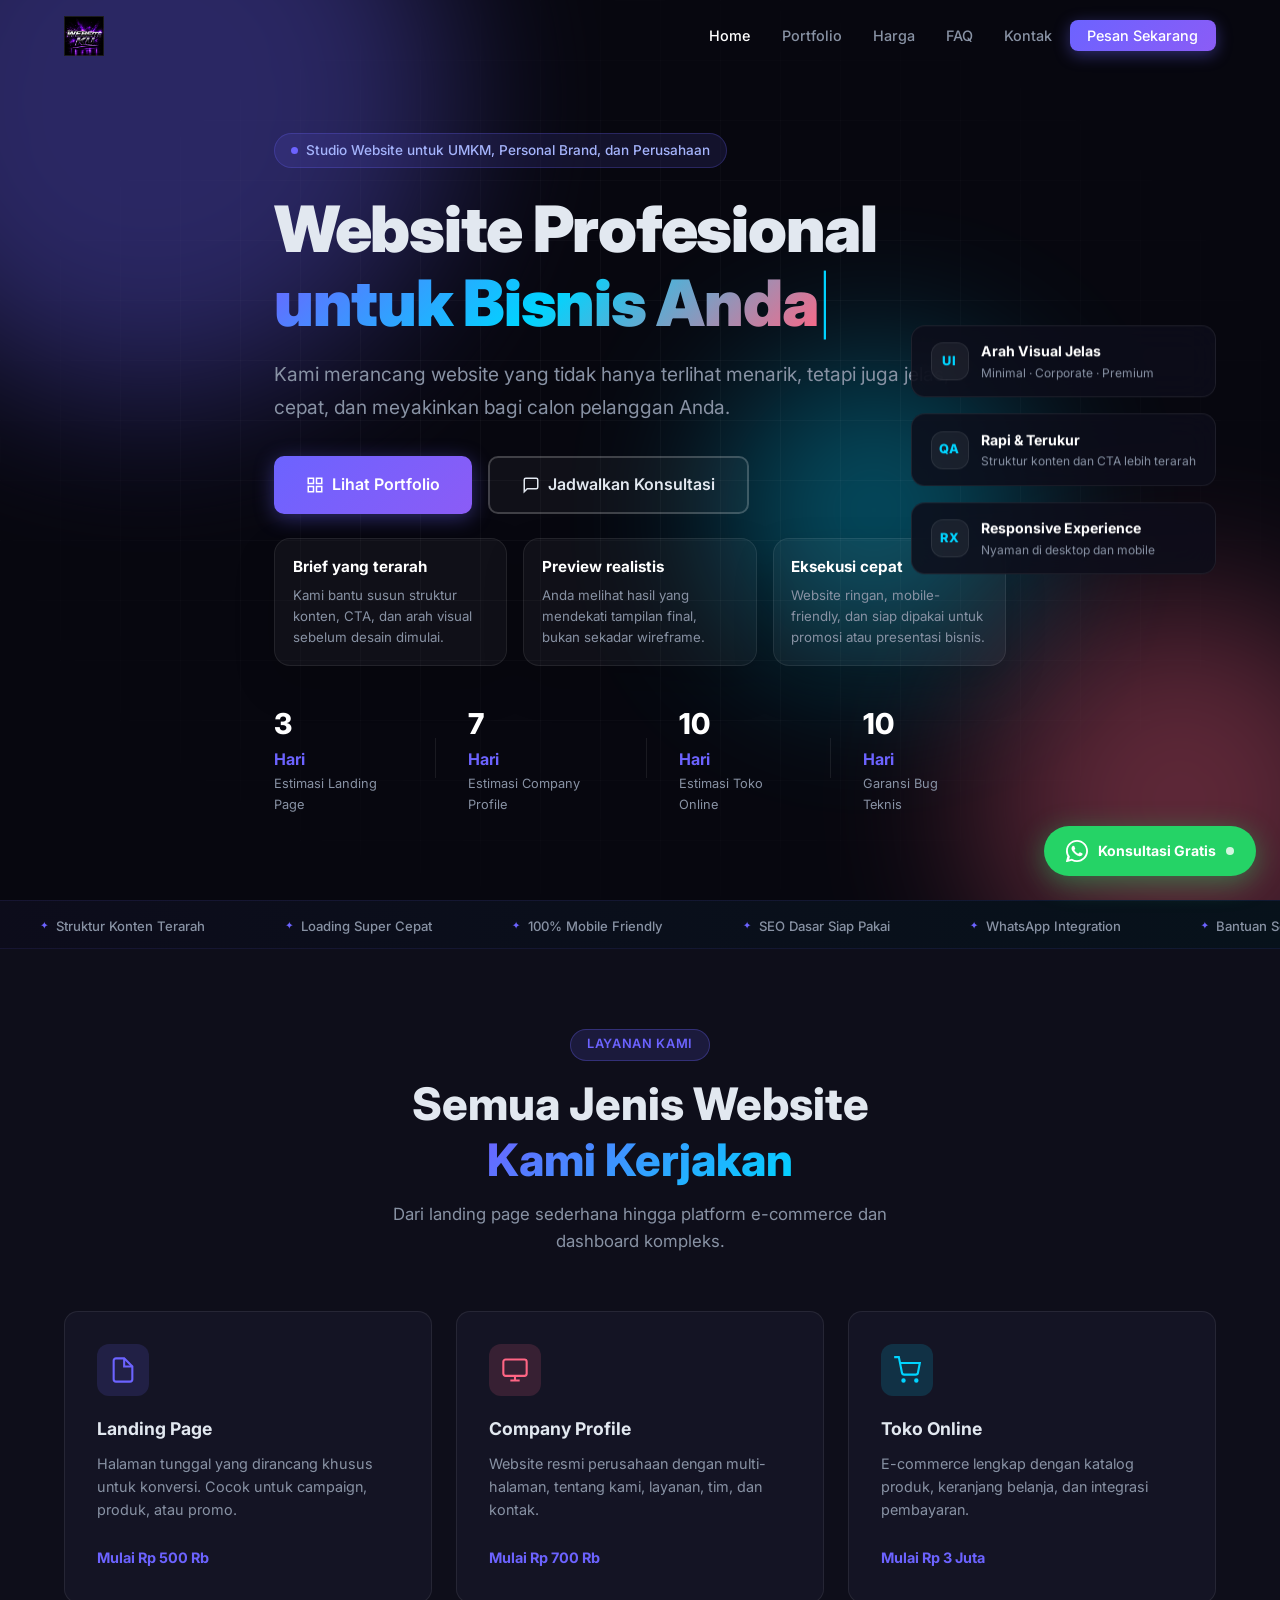
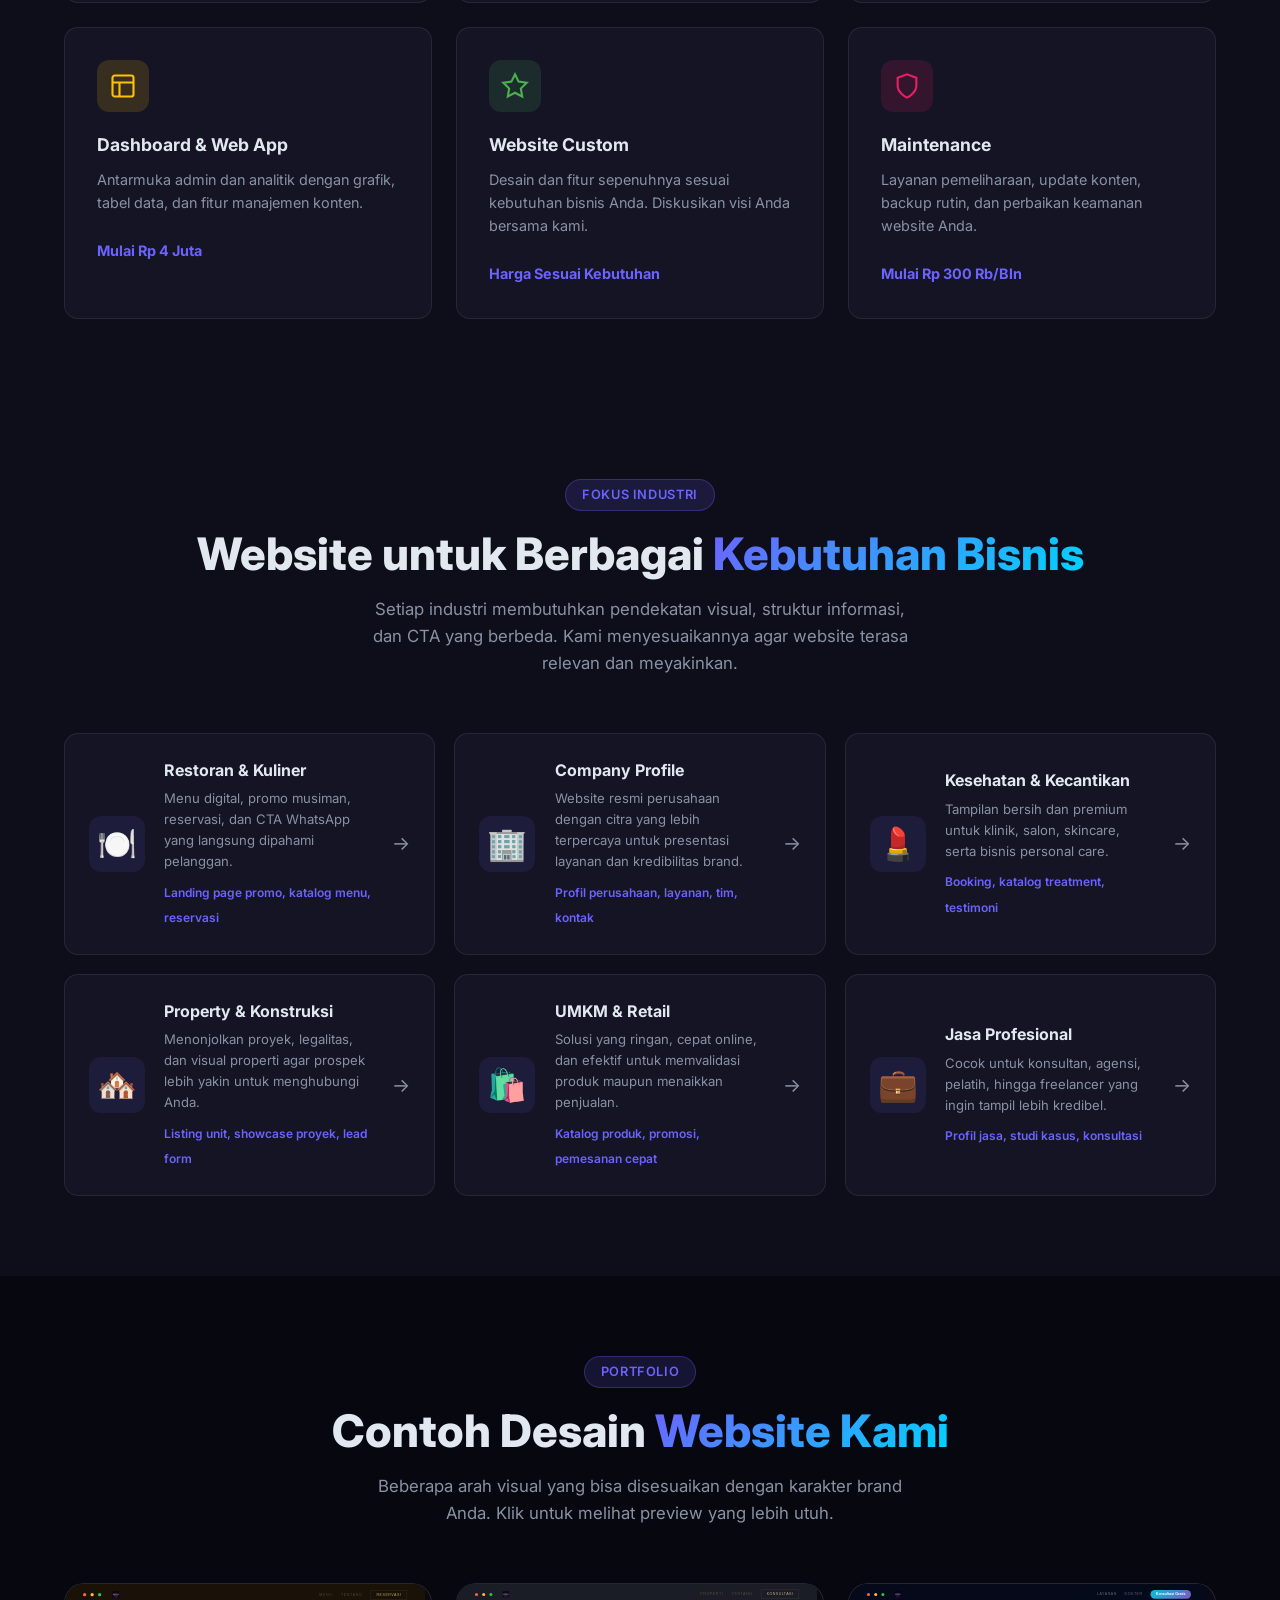
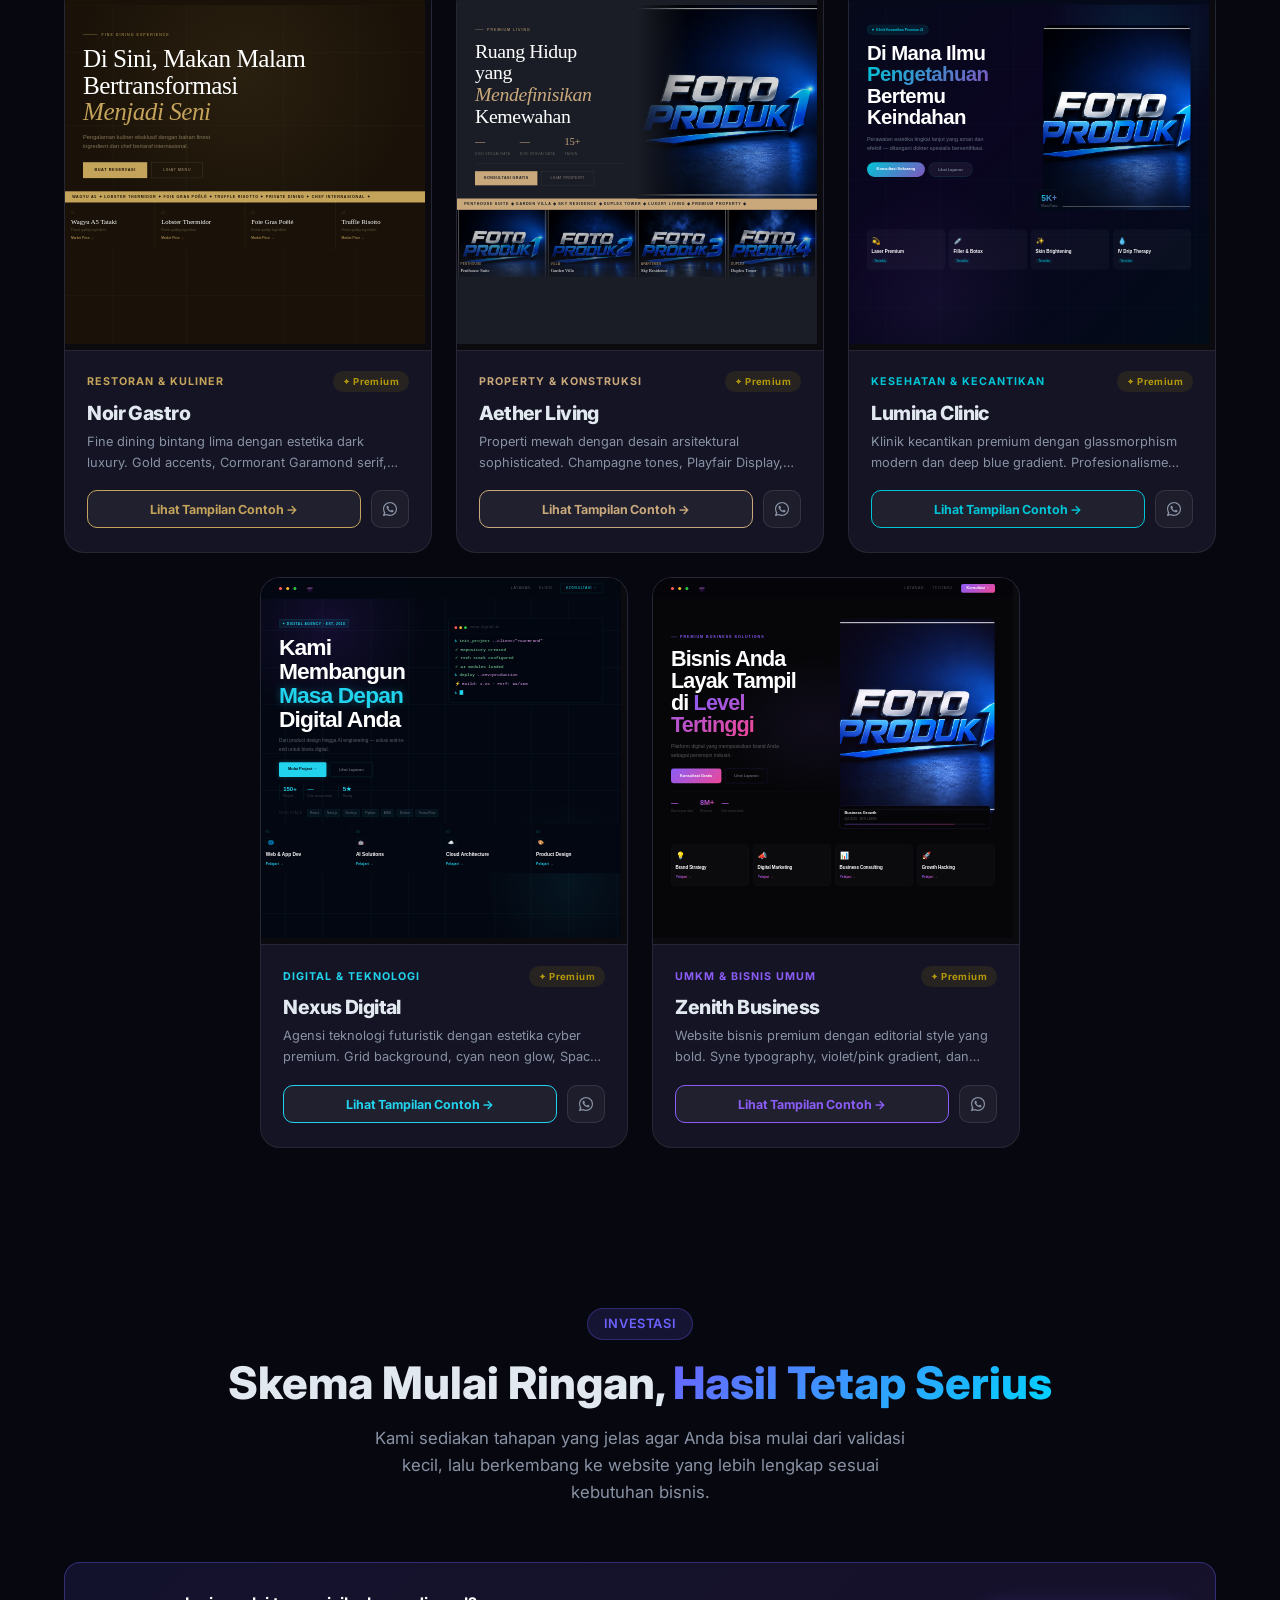
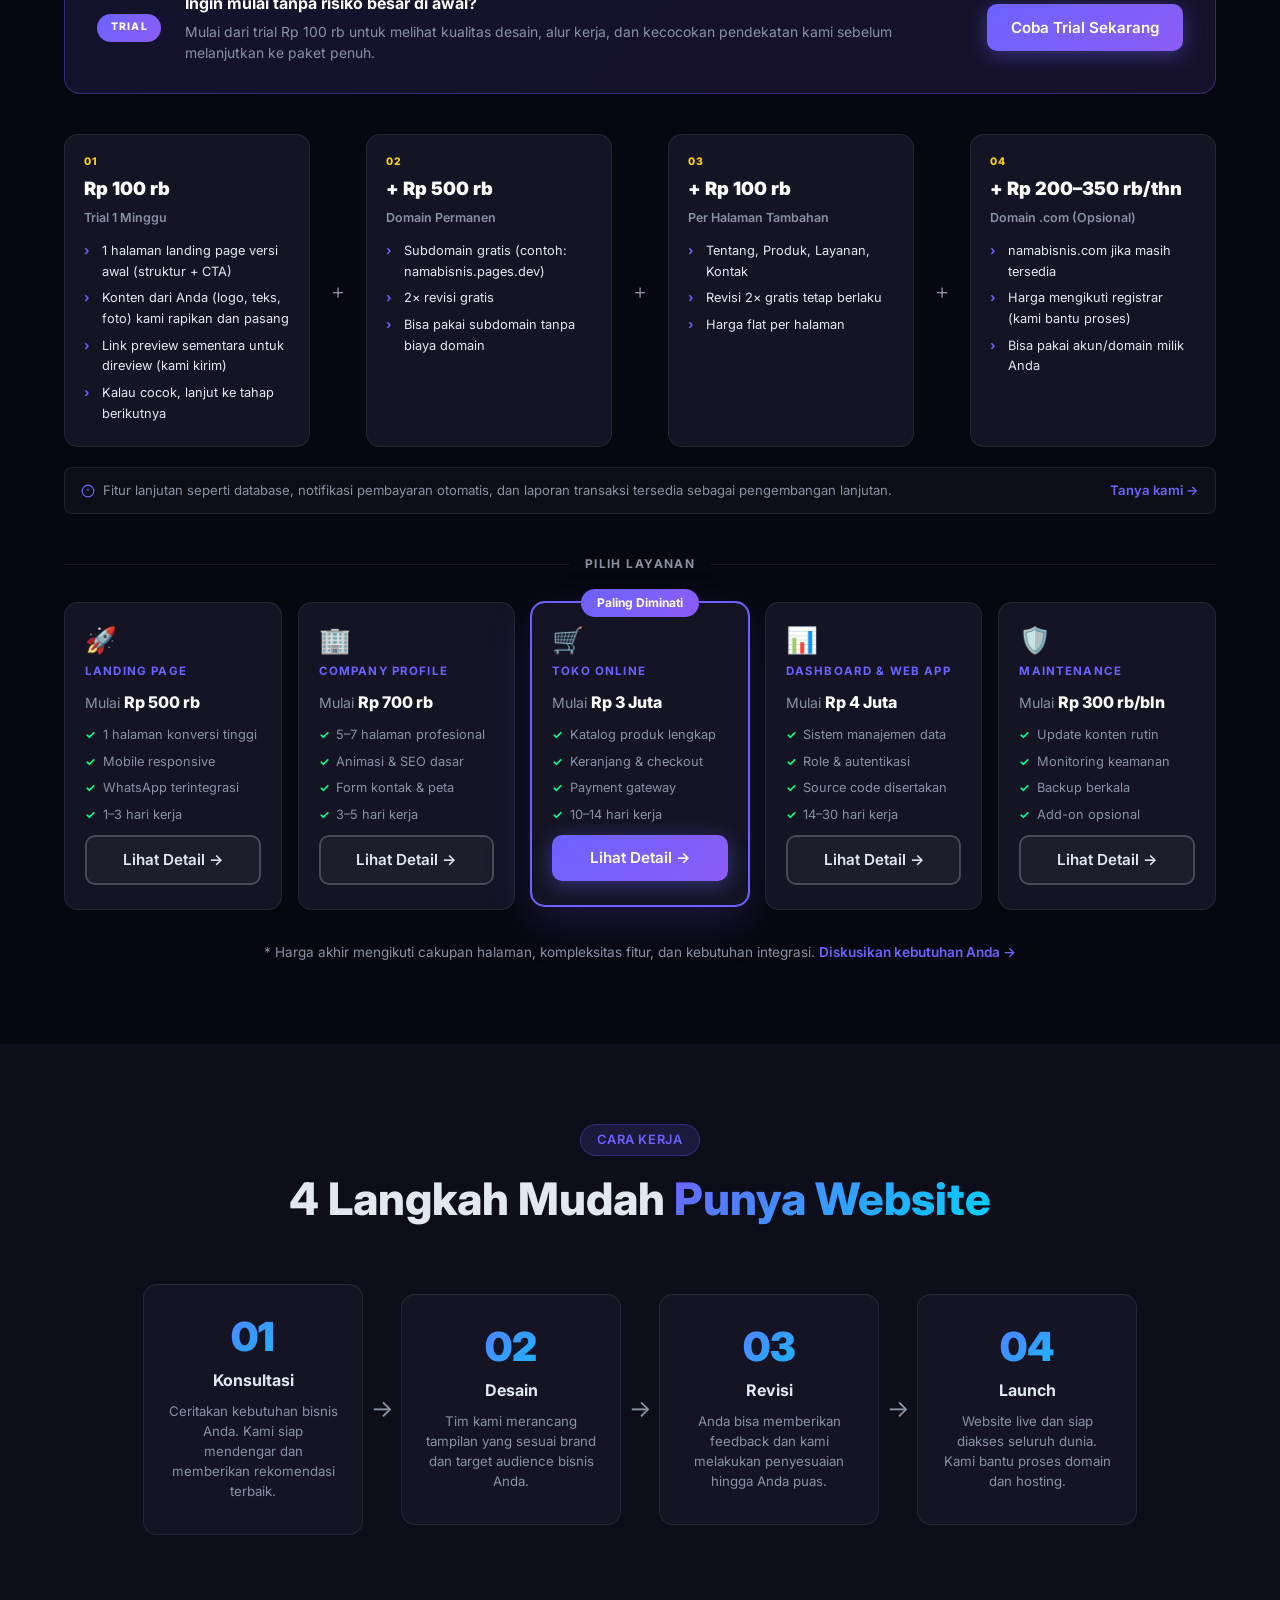
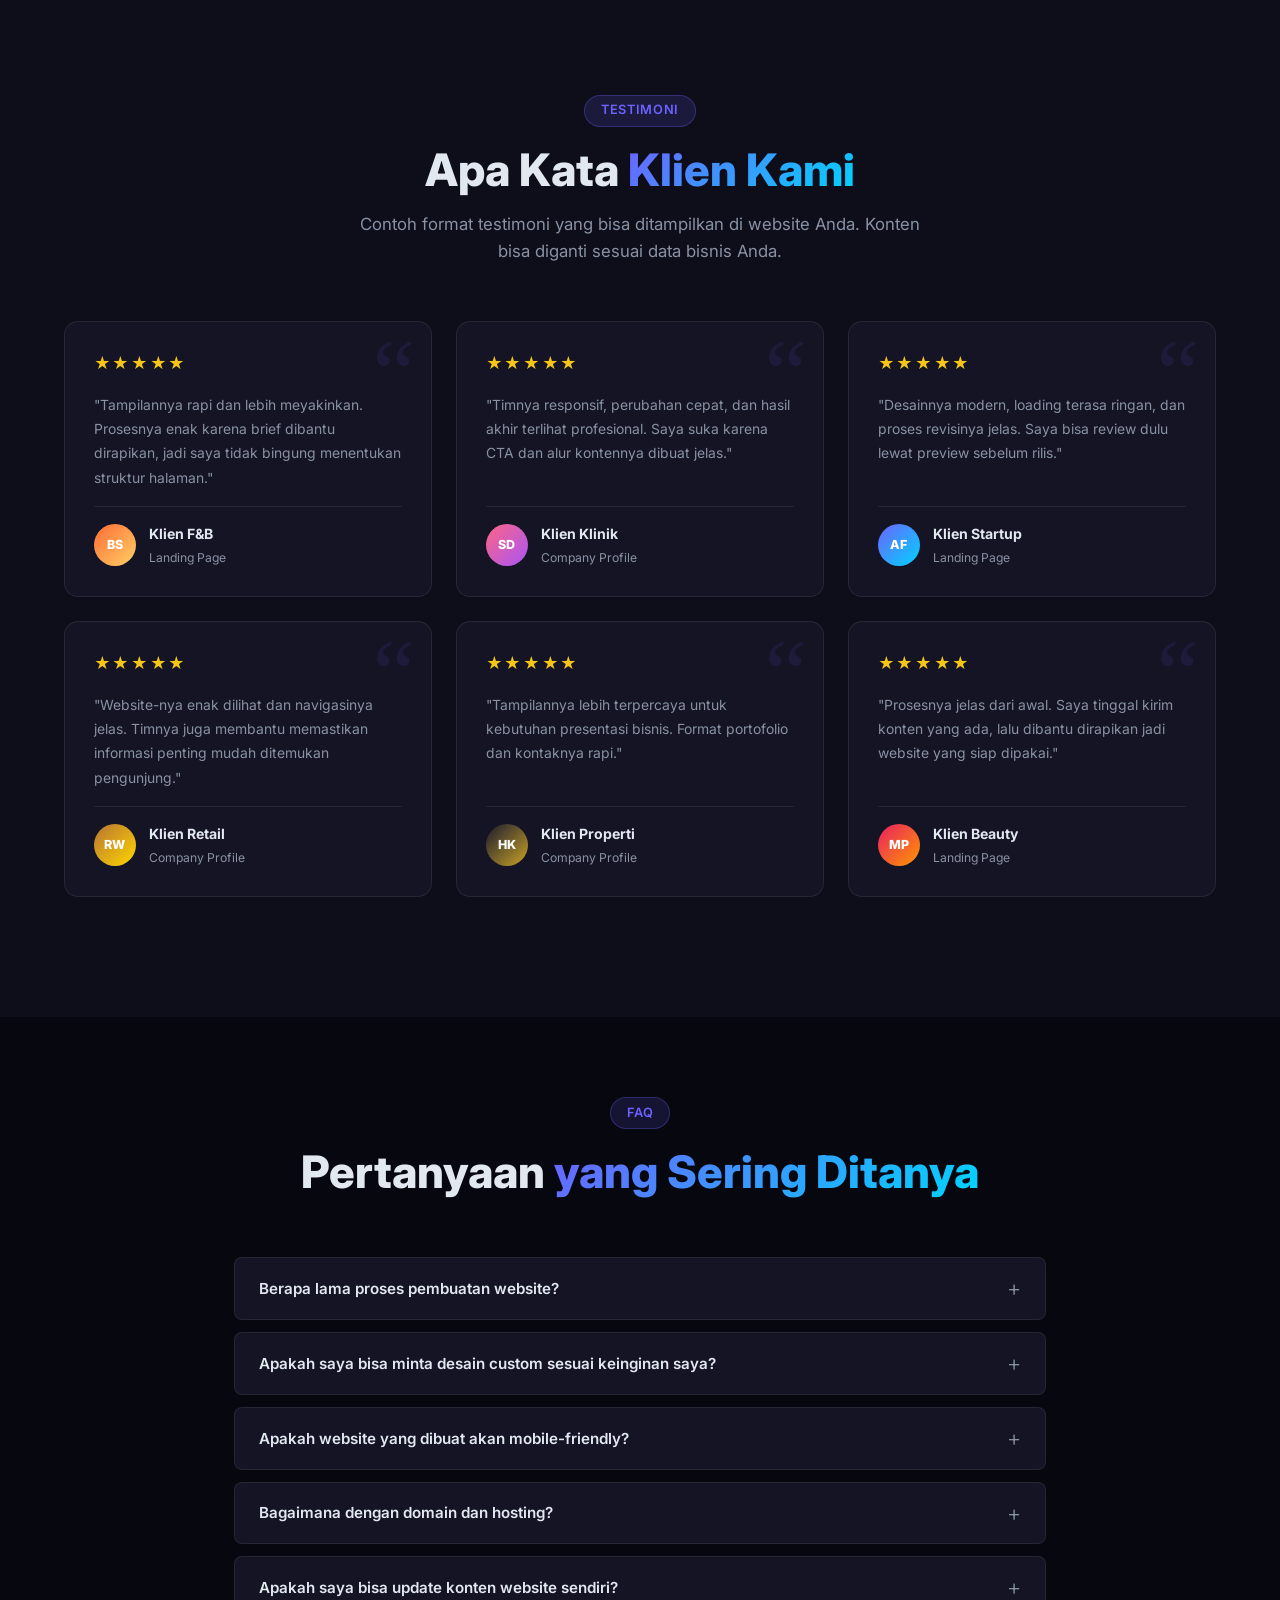
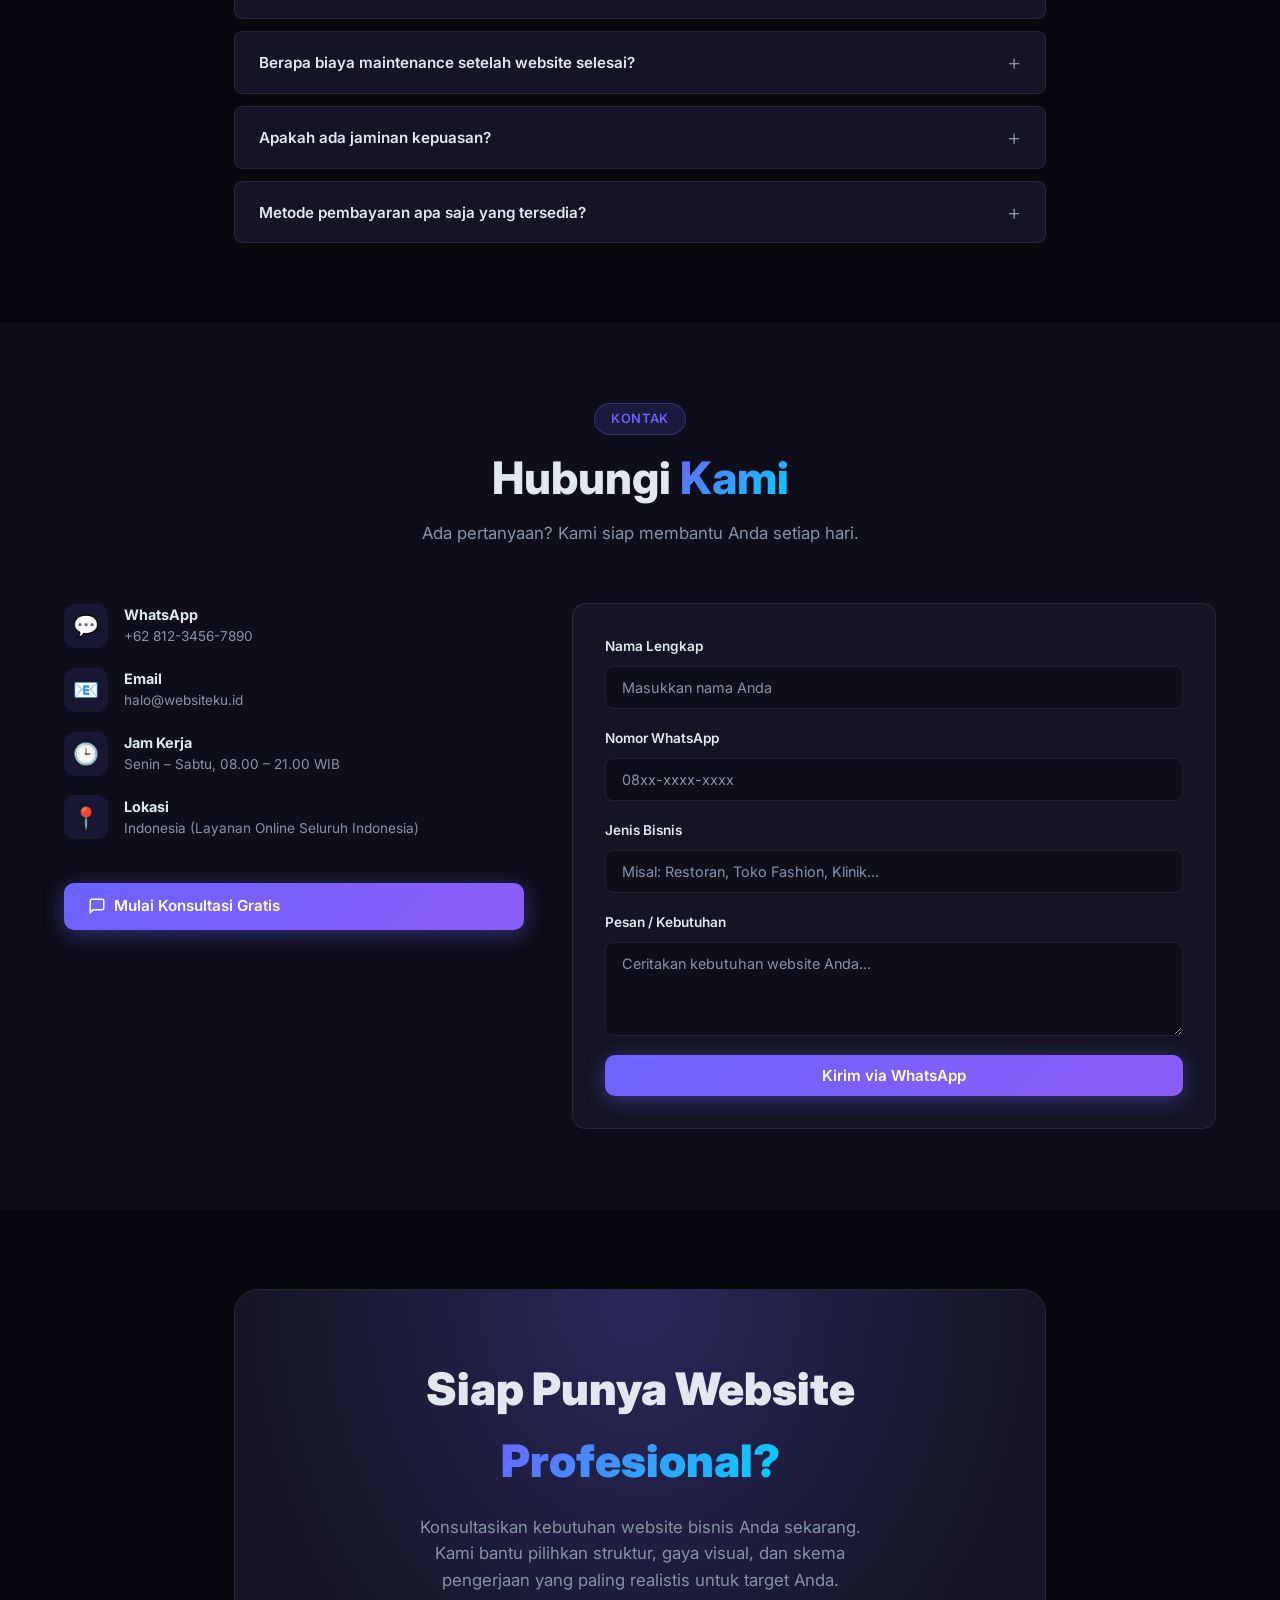
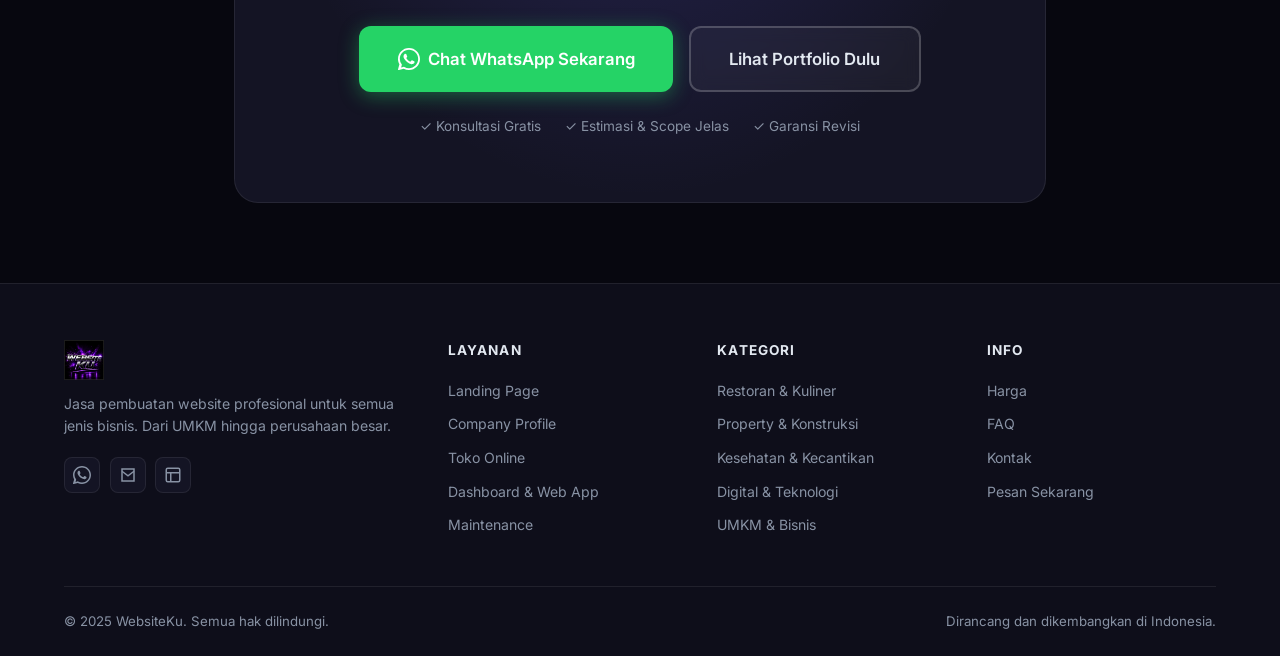
<file: index.html>
<!DOCTYPE html>
<html lang="id">
<head>
  <meta charset="UTF-8" />
  <meta name="viewport" content="width=device-width, initial-scale=1.0" />
  <title>WebsiteKu — Jasa Pembuatan Website Profesional</title>
  <meta name="description" content="Jasa pembuatan website profesional. Landing Page, Company Profile, Toko Online, Dashboard, dan Website Custom untuk bisnis Anda." />
  <meta property="og:title" content="WebsiteKu — Jasa Pembuatan Website Profesional" />
  <meta property="og:description" content="Landing Page, Company Profile, Toko Online, Dashboard, dan Website Custom" />
  <link rel="preconnect" href="https://fonts.googleapis.com" />
  <link rel="preconnect" href="https://fonts.gstatic.com" crossorigin />
  <link href="https://fonts.googleapis.com/css2?family=Inter:wght@300;400;500;600;700;800;900&family=Playfair+Display:wght@400;700&display=swap" rel="stylesheet" />
  <link rel="stylesheet" href="css/style.css" />
</head>
<body>

  <!-- SCROLL PROGRESS -->
  <div class="scroll-progress" id="scrollProgress"></div>

  <!-- NAV -->
  <nav class="nav" id="mainNav">
    <div class="nav-inner container">
      <a class="nav-logo" href="#home" data-nav="home">
        <img src="assets/websiteku-logo.png" alt="WebsiteKu" class="site-logo-img" />
      </a>
      <ul class="nav-links" id="navLinks">
        <li><a href="#home"      data-nav="home">Home</a></li>
        <li><a href="#portfolio" data-nav="portfolio">Portfolio</a></li>
        <li><a href="#harga"     data-nav="harga">Harga</a></li>
        <li><a href="#faq"       data-nav="faq">FAQ</a></li>
        <li><a href="#kontak"    data-nav="kontak">Kontak</a></li>
        <li><a href="#pesan"     data-nav="pesan" class="nav-cta">Pesan Sekarang</a></li>
      </ul>
      <button class="nav-burger" id="navBurger" aria-label="Menu">
        <span></span><span></span><span></span>
      </button>
    </div>
  </nav>

  <!-- HERO -->
  <section class="hero" id="home">
    <div class="hero-bg">
      <div class="hero-orb orb-1"></div>
      <div class="hero-orb orb-2"></div>
      <div class="hero-orb orb-3"></div>
      <div class="hero-grid"></div>
    </div>
    <div class="hero-inner container">
      <div class="hero-badge">
        <span class="badge-dot"></span>
        <span>Studio Website untuk UMKM, Personal Brand, dan Perusahaan</span>
      </div>
      <h1 class="hero-title">
        Website Profesional<br />
        <span class="hero-gradient">untuk <span id="heroTyped">Bisnis Anda</span></span><span class="hero-cursor" aria-hidden="true">|</span>
      </h1>
      <p class="hero-sub">
        Kami merancang website yang tidak hanya terlihat menarik, tetapi juga jelas,
        cepat, dan meyakinkan bagi calon pelanggan Anda.
      </p>
      <div class="hero-cta">
        <a href="#portfolio" class="btn btn-primary btn-lg">
          <svg width="18" height="18" viewBox="0 0 24 24" fill="none" stroke="currentColor" stroke-width="2"><rect x="3" y="3" width="7" height="7"/><rect x="14" y="3" width="7" height="7"/><rect x="3" y="14" width="7" height="7"/><rect x="14" y="14" width="7" height="7"/></svg>
          Lihat Portfolio
        </a>
        <a href="#pesan" class="btn btn-outline btn-lg">
          <svg width="18" height="18" viewBox="0 0 24 24" fill="none" stroke="currentColor" stroke-width="2"><path d="M21 15a2 2 0 0 1-2 2H7l-4 4V5a2 2 0 0 1 2-2h14a2 2 0 0 1 2 2z"/></svg>
          Jadwalkan Konsultasi
        </a>
      </div>
      <div class="hero-proof">
        <div class="hero-proof-card">
          <strong>Brief yang terarah</strong>
          <span>Kami bantu susun struktur konten, CTA, dan arah visual sebelum desain dimulai.</span>
        </div>
        <div class="hero-proof-card">
          <strong>Preview realistis</strong>
          <span>Anda melihat hasil yang mendekati tampilan final, bukan sekadar wireframe.</span>
        </div>
        <div class="hero-proof-card">
          <strong>Eksekusi cepat</strong>
          <span>Website ringan, mobile-friendly, dan siap dipakai untuk promosi atau presentasi bisnis.</span>
        </div>
      </div>
      <div class="hero-stats">
        <div class="stat">
          <span class="stat-num" data-target="3">0</span><span class="stat-suf"> Hari</span>
          <span class="stat-label">Estimasi Landing Page</span>
        </div>
        <div class="stat-divider"></div>
        <div class="stat">
          <span class="stat-num" data-target="7">0</span><span class="stat-suf"> Hari</span>
          <span class="stat-label">Estimasi Company Profile</span>
        </div>
        <div class="stat-divider"></div>
        <div class="stat">
          <span class="stat-num" data-target="14">0</span><span class="stat-suf"> Hari</span>
          <span class="stat-label">Estimasi Toko Online</span>
        </div>
        <div class="stat-divider"></div>
        <div class="stat">
          <span class="stat-num" data-target="30">0</span><span class="stat-suf"> Hari</span>
          <span class="stat-label">Garansi Bug Teknis</span>
        </div>
      </div>
    </div>
    <!-- floating cards -->
    <div class="hero-floats">
      <div class="float-card fc-1">
        <div class="fc-icon">UI</div>
        <div class="fc-text">
          <strong>Arah Visual Jelas</strong>
          <span>Minimal · Corporate · Premium</span>
        </div>
      </div>
      <div class="float-card fc-2">
        <div class="fc-icon">QA</div>
        <div class="fc-text">
          <strong>Rapi &amp; Terukur</strong>
          <span>Struktur konten dan CTA lebih terarah</span>
        </div>
      </div>
      <div class="float-card fc-3">
        <div class="fc-icon">RX</div>
        <div class="fc-text">
          <strong>Responsive Experience</strong>
          <span>Nyaman di desktop dan mobile</span>
        </div>
      </div>
    </div>
  </section>

  <!-- TICKER -->
  <div class="ticker-wrap">
    <div class="ticker-track">
      <span class="ticker-item"><span class="ticker-dot">✦</span>Struktur Konten Terarah</span>
      <span class="ticker-item"><span class="ticker-dot">✦</span>Loading Super Cepat</span>
      <span class="ticker-item"><span class="ticker-dot">✦</span>100% Mobile Friendly</span>
      <span class="ticker-item"><span class="ticker-dot">✦</span>SEO Dasar Siap Pakai</span>
      <span class="ticker-item"><span class="ticker-dot">✦</span>WhatsApp Integration</span>
      <span class="ticker-item"><span class="ticker-dot">✦</span>Bantuan Setup Domain</span>
      <span class="ticker-item"><span class="ticker-dot">✦</span>Revisi Sesuai Paket</span>
      <span class="ticker-item"><span class="ticker-dot">✦</span>Keamanan Dasar Website</span>
      <span class="ticker-item"><span class="ticker-dot">✦</span>Tracking &amp; Analytics Opsional</span>
      <span class="ticker-item"><span class="ticker-dot">✦</span>Support Purna Jual</span>
      <span class="ticker-item"><span class="ticker-dot">✦</span>Struktur Konten Terarah</span>
      <span class="ticker-item"><span class="ticker-dot">✦</span>Loading Super Cepat</span>
      <span class="ticker-item"><span class="ticker-dot">✦</span>100% Mobile Friendly</span>
      <span class="ticker-item"><span class="ticker-dot">✦</span>SEO Dasar Siap Pakai</span>
      <span class="ticker-item"><span class="ticker-dot">✦</span>WhatsApp Integration</span>
      <span class="ticker-item"><span class="ticker-dot">✦</span>Bantuan Setup Domain</span>
      <span class="ticker-item"><span class="ticker-dot">✦</span>Revisi Sesuai Paket</span>
      <span class="ticker-item"><span class="ticker-dot">✦</span>Keamanan Dasar Website</span>
      <span class="ticker-item"><span class="ticker-dot">✦</span>Tracking &amp; Analytics Opsional</span>
      <span class="ticker-item"><span class="ticker-dot">✦</span>Support Purna Jual</span>
    </div>
  </div>

  <!-- LAYANAN -->
  <section class="section services-section" id="layanan">
    <div class="container">
      <div class="section-header">
        <span class="section-tag">Layanan Kami</span>
        <h2 class="section-title">Semua Jenis Website<br /><span class="text-gradient">Kami Kerjakan</span></h2>
        <p class="section-sub">Dari landing page sederhana hingga platform e-commerce dan dashboard kompleks.</p>
      </div>
      <div class="services-grid">
        <a href="landing-page.html" class="service-card sc-link">
          <div class="sc-icon" style="--c:#6C63FF">
            <svg width="28" height="28" viewBox="0 0 24 24" fill="none" stroke="currentColor" stroke-width="1.8"><path d="M13 2H6a2 2 0 0 0-2 2v16a2 2 0 0 0 2 2h12a2 2 0 0 0 2-2V9z"/><polyline points="13 2 13 9 20 9"/></svg>
          </div>
          <h3>Landing Page</h3>
          <p>Halaman tunggal yang dirancang khusus untuk konversi. Cocok untuk campaign, produk, atau promo.</p>
          <span class="sc-price">Mulai Rp 500 Rb</span>
          <span class="sc-detail">Lihat Detail →</span>
        </a>
        <a href="company-profile.html" class="service-card sc-link">
          <div class="sc-icon" style="--c:#FF6584">
            <svg width="28" height="28" viewBox="0 0 24 24" fill="none" stroke="currentColor" stroke-width="1.8"><rect x="2" y="3" width="20" height="14" rx="2"/><line x1="8" y1="21" x2="16" y2="21"/><line x1="12" y1="17" x2="12" y2="21"/></svg>
          </div>
          <h3>Company Profile</h3>
          <p>Website resmi perusahaan dengan multi-halaman, tentang kami, layanan, tim, dan kontak.</p>
          <span class="sc-price">Mulai Rp 700 Rb</span>
          <span class="sc-detail">Lihat Detail →</span>
        </a>
        <a href="toko-online.html" class="service-card sc-link">
          <div class="sc-icon" style="--c:#00D4FF">
            <svg width="28" height="28" viewBox="0 0 24 24" fill="none" stroke="currentColor" stroke-width="1.8"><circle cx="9" cy="21" r="1"/><circle cx="20" cy="21" r="1"/><path d="M1 1h4l2.68 13.39a2 2 0 0 0 2 1.61h9.72a2 2 0 0 0 2-1.61L23 6H6"/></svg>
          </div>
          <h3>Toko Online</h3>
          <p>E-commerce lengkap dengan katalog produk, keranjang belanja, dan integrasi pembayaran.</p>
          <span class="sc-price">Mulai Rp 3 Juta</span>
          <span class="sc-detail">Lihat Detail →</span>
        </a>
        <a href="dashboard.html" class="service-card sc-link">
          <div class="sc-icon" style="--c:#FFC107">
            <svg width="28" height="28" viewBox="0 0 24 24" fill="none" stroke="currentColor" stroke-width="1.8"><rect x="3" y="3" width="18" height="18" rx="2"/><path d="M3 9h18M9 21V9"/></svg>
          </div>
          <h3>Dashboard & Web App</h3>
          <p>Antarmuka admin dan analitik dengan grafik, tabel data, dan fitur manajemen konten.</p>
          <span class="sc-price">Mulai Rp 4 Juta</span>
          <span class="sc-detail">Lihat Detail →</span>
        </a>
        <a href="#pesan" class="service-card sc-link">
          <div class="sc-icon" style="--c:#4CAF50">
            <svg width="28" height="28" viewBox="0 0 24 24" fill="none" stroke="currentColor" stroke-width="1.8"><polygon points="12 2 15.09 8.26 22 9.27 17 14.14 18.18 21.02 12 17.77 5.82 21.02 7 14.14 2 9.27 8.91 8.26 12 2"/></svg>
          </div>
          <h3>Website Custom</h3>
          <p>Desain dan fitur sepenuhnya sesuai kebutuhan bisnis Anda. Diskusikan visi Anda bersama kami.</p>
          <span class="sc-price">Harga Sesuai Kebutuhan</span>
          <span class="sc-detail">Lihat Detail →</span>
        </a>
        <a href="maintenance.html" class="service-card sc-link">
          <div class="sc-icon" style="--c:#E91E63">
            <svg width="28" height="28" viewBox="0 0 24 24" fill="none" stroke="currentColor" stroke-width="1.8"><path d="M12 22s8-4 8-10V5l-8-3-8 3v7c0 6 8 10 8 10z"/></svg>
          </div>
          <h3>Maintenance</h3>
          <p>Layanan pemeliharaan, update konten, backup rutin, dan perbaikan keamanan website Anda.</p>
          <span class="sc-price">Mulai Rp 300 Rb/Bln</span>
          <span class="sc-detail">Lihat Detail →</span>
        </a>
      </div>
    </div>
  </section>

  <!-- KATEGORI -->
  <section class="section kategori-section" id="kategori">
    <div class="container">
      <div class="section-header">
        <span class="section-tag">Fokus Industri</span>
        <h2 class="section-title">Website untuk Berbagai <span class="text-gradient">Kebutuhan Bisnis</span></h2>
        <p class="section-sub">Setiap industri membutuhkan pendekatan visual, struktur informasi, dan CTA yang berbeda. Kami menyesuaikannya agar website terasa relevan dan meyakinkan.</p>
      </div>
      <div class="kategori-grid">
        <div class="kat-card">
          <div class="kat-icon">🍽️</div>
          <div class="kat-body">
            <h3>Restoran &amp; Kuliner</h3>
            <p>Menu digital, promo musiman, reservasi, dan CTA WhatsApp yang langsung dipahami pelanggan.</p>
            <span class="kat-count">Landing page promo, katalog menu, reservasi</span>
          </div>
          <span class="kat-arrow">→</span>
        </div>
        <div class="kat-card">
          <div class="kat-icon">🏢</div>
          <div class="kat-body">
            <h3>Company Profile</h3>
            <p>Website resmi perusahaan dengan citra yang lebih terpercaya untuk presentasi layanan dan kredibilitas brand.</p>
            <span class="kat-count">Profil perusahaan, layanan, tim, kontak</span>
          </div>
          <span class="kat-arrow">→</span>
        </div>
        <div class="kat-card">
          <div class="kat-icon">💄</div>
          <div class="kat-body">
            <h3>Kesehatan &amp; Kecantikan</h3>
            <p>Tampilan bersih dan premium untuk klinik, salon, skincare, serta bisnis personal care.</p>
            <span class="kat-count">Booking, katalog treatment, testimoni</span>
          </div>
          <span class="kat-arrow">→</span>
        </div>
        <div class="kat-card">
          <div class="kat-icon">🏘️</div>
          <div class="kat-body">
            <h3>Property &amp; Konstruksi</h3>
            <p>Menonjolkan proyek, legalitas, dan visual properti agar prospek lebih yakin untuk menghubungi Anda.</p>
            <span class="kat-count">Listing unit, showcase proyek, lead form</span>
          </div>
          <span class="kat-arrow">→</span>
        </div>
        <div class="kat-card">
          <div class="kat-icon">🛍️</div>
          <div class="kat-body">
            <h3>UMKM &amp; Retail</h3>
            <p>Solusi yang ringan, cepat online, dan efektif untuk memvalidasi produk maupun menaikkan penjualan.</p>
            <span class="kat-count">Katalog produk, promosi, pemesanan cepat</span>
          </div>
          <span class="kat-arrow">→</span>
        </div>
        <div class="kat-card">
          <div class="kat-icon">💼</div>
          <div class="kat-body">
            <h3>Jasa Profesional</h3>
            <p>Cocok untuk konsultan, agensi, pelatih, hingga freelancer yang ingin tampil lebih kredibel.</p>
            <span class="kat-count">Profil jasa, studi kasus, konsultasi</span>
          </div>
          <span class="kat-arrow">→</span>
        </div>
      </div>
    </div>
  </section>

  <!-- PORTFOLIO -->
  <section class="section" id="portfolio">
    <div class="container">
      <div class="section-header">
        <span class="section-tag">Portfolio</span>
        <h2 class="section-title">Contoh Desain <span class="text-gradient">Website Kami</span></h2>
        <p class="section-sub">Beberapa arah visual yang bisa disesuaikan dengan karakter brand Anda. Klik untuk melihat preview yang lebih utuh.</p>
      </div>

      <div class="showcase-grid" id="portfolioGrid">
        <!-- generated by JS -->
      </div>

      <div class="portfolio-empty" id="portfolioEmpty" style="display:none">
        <div class="empty-icon">🔍</div>
        <h3>Template Tidak Ditemukan</h3>
        <p>Coba kata kunci lain atau pilih kategori berbeda.</p>
      </div>
    </div>
  </section>

  <!-- HARGA -->
  <section class="section harga-section" id="harga">
    <div class="container">
      <div class="section-header">
        <span class="section-tag">Investasi</span>
        <h2 class="section-title">Skema Mulai Ringan, <span class="text-gradient">Hasil Tetap Serius</span></h2>
        <p class="section-sub">Kami sediakan tahapan yang jelas agar Anda bisa mulai dari validasi kecil, lalu berkembang ke website yang lebih lengkap sesuai kebutuhan bisnis.</p>
      </div>

      <!-- Trial Banner -->
      <div class="trial-banner">
        <div class="trial-banner-inner">
          <div class="trial-badge">TRIAL</div>
          <div class="trial-text">
            <strong>Ingin mulai tanpa risiko besar di awal?</strong>
            <p>Mulai dari trial Rp 100 rb untuk melihat kualitas desain, alur kerja, dan kecocokan pendekatan kami sebelum melanjutkan ke paket penuh.</p>
          </div>
          <a href="#pesan" class="btn btn-primary">Coba Trial Sekarang</a>
        </div>
      </div>

      <!-- Tiered Steps -->
      <div class="tier-steps">
        <div class="tier-step">
          <div class="ts-num">01</div>
          <div class="ts-price">Rp 100 rb</div>
          <div class="ts-title">Trial 1 Minggu</div>
          <ul class="ts-list">
            <li>1 halaman landing page versi awal (struktur + CTA)</li>
            <li>Konten dari Anda (logo, teks, foto) kami rapikan dan pasang</li>
            <li>Link preview sementara untuk direview (kami kirim)</li>
            <li>Kalau cocok, lanjut ke tahap berikutnya</li>
          </ul>
        </div>
        <div class="tier-plus">+</div>
        <div class="tier-step">
          <div class="ts-num">02</div>
          <div class="ts-price">+ Rp 500 rb</div>
          <div class="ts-title">Domain Permanen</div>
          <ul class="ts-list">
            <li>Subdomain gratis (contoh: namabisnis.pages.dev)</li>
            <li>2× revisi gratis</li>
            <li>Bisa pakai subdomain tanpa biaya domain</li>
          </ul>
        </div>
        <div class="tier-plus">+</div>
        <div class="tier-step">
          <div class="ts-num">03</div>
          <div class="ts-price">+ Rp 100 rb</div>
          <div class="ts-title">Per Halaman Tambahan</div>
          <ul class="ts-list">
            <li>Tentang, Produk, Layanan, Kontak</li>
            <li>Revisi 2× gratis tetap berlaku</li>
            <li>Harga flat per halaman</li>
          </ul>
        </div>
        <div class="tier-plus">+</div>
        <div class="tier-step">
          <div class="ts-num">04</div>
          <div class="ts-price">+ Rp 200–350 rb/thn</div>
          <div class="ts-title">Domain .com (Opsional)</div>
          <ul class="ts-list">
            <li>namabisnis.com jika masih tersedia</li>
            <li>Harga mengikuti registrar (kami bantu proses)</li>
            <li>Bisa pakai akun/domain milik Anda</li>
          </ul>
        </div>
      </div>
      <div class="tier-note">
        <svg width="14" height="14" viewBox="0 0 24 24" fill="none" stroke="currentColor" stroke-width="2"><circle cx="12" cy="12" r="10"/><line x1="12" y1="8" x2="12" y2="12"/><line x1="12" y1="16" x2="12.01" y2="16"/></svg>
        <span>Fitur lanjutan seperti database, notifikasi pembayaran otomatis, dan laporan transaksi tersedia sebagai pengembangan lanjutan.</span>
        <a href="#pesan">Tanya kami →</a>
      </div>

      <!-- Service Cards -->
      <div class="harga-divider"><span>Pilih Layanan</span></div>

      <div class="svc-harga-grid">
        <div class="svc-h-card">
          <div class="svc-h-icon">🚀</div>
          <div class="svc-h-cat">Landing Page</div>
          <div class="svc-h-price">Mulai <strong>Rp 500 rb</strong></div>
          <ul class="svc-h-list">
            <li>1 halaman konversi tinggi</li>
            <li>Mobile responsive</li>
            <li>WhatsApp terintegrasi</li>
            <li>1–3 hari kerja</li>
          </ul>
          <a href="landing-page.html" class="btn btn-outline w-full">Lihat Detail →</a>
        </div>
        <div class="svc-h-card">
          <div class="svc-h-icon">🏢</div>
          <div class="svc-h-cat">Company Profile</div>
          <div class="svc-h-price">Mulai <strong>Rp 700 rb</strong></div>
          <ul class="svc-h-list">
            <li>5–7 halaman profesional</li>
            <li>Animasi &amp; SEO dasar</li>
            <li>Form kontak &amp; peta</li>
            <li>3–5 hari kerja</li>
          </ul>
          <a href="company-profile.html" class="btn btn-outline w-full">Lihat Detail →</a>
        </div>
        <div class="svc-h-card svc-h-popular">
          <div class="popular-badge">Paling Diminati</div>
          <div class="svc-h-icon">🛒</div>
          <div class="svc-h-cat">Toko Online</div>
          <div class="svc-h-price">Mulai <strong>Rp 3 Juta</strong></div>
          <ul class="svc-h-list">
            <li>Katalog produk lengkap</li>
            <li>Keranjang &amp; checkout</li>
            <li>Payment gateway</li>
            <li>10–14 hari kerja</li>
          </ul>
          <a href="toko-online.html" class="btn btn-primary w-full">Lihat Detail →</a>
        </div>
        <div class="svc-h-card">
          <div class="svc-h-icon">📊</div>
          <div class="svc-h-cat">Dashboard &amp; Web App</div>
          <div class="svc-h-price">Mulai <strong>Rp 4 Juta</strong></div>
          <ul class="svc-h-list">
            <li>Sistem manajemen data</li>
            <li>Role &amp; autentikasi</li>
            <li>Source code disertakan</li>
            <li>14–30 hari kerja</li>
          </ul>
          <a href="dashboard.html" class="btn btn-outline w-full">Lihat Detail →</a>
        </div>
        <div class="svc-h-card">
          <div class="svc-h-icon">🛡️</div>
          <div class="svc-h-cat">Maintenance</div>
          <div class="svc-h-price">Mulai <strong>Rp 300 rb/bln</strong></div>
          <ul class="svc-h-list">
            <li>Update konten rutin</li>
            <li>Monitoring keamanan</li>
            <li>Backup berkala</li>
            <li>Add-on opsional</li>
          </ul>
          <a href="maintenance.html" class="btn btn-outline w-full">Lihat Detail →</a>
        </div>
      </div>

      <p class="harga-note">* Harga akhir mengikuti cakupan halaman, kompleksitas fitur, dan kebutuhan integrasi. <a href="#pesan">Diskusikan kebutuhan Anda →</a></p>
    </div>
  </section>

  <!-- PROSES -->
  <section class="section proses-section">
    <div class="container">
      <div class="section-header">
        <span class="section-tag">Cara Kerja</span>
        <h2 class="section-title">4 Langkah Mudah <span class="text-gradient">Punya Website</span></h2>
      </div>
      <div class="proses-grid">
        <div class="proses-item">
          <div class="proses-num">01</div>
          <h3>Konsultasi</h3>
          <p>Ceritakan kebutuhan bisnis Anda. Kami siap mendengar dan memberikan rekomendasi terbaik.</p>
        </div>
        <div class="proses-arrow">→</div>
        <div class="proses-item">
          <div class="proses-num">02</div>
          <h3>Desain</h3>
          <p>Tim kami merancang tampilan yang sesuai brand dan target audience bisnis Anda.</p>
        </div>
        <div class="proses-arrow">→</div>
        <div class="proses-item">
          <div class="proses-num">03</div>
          <h3>Revisi</h3>
          <p>Anda bisa memberikan feedback dan kami melakukan penyesuaian hingga Anda puas.</p>
        </div>
        <div class="proses-arrow">→</div>
        <div class="proses-item">
          <div class="proses-num">04</div>
          <h3>Launch</h3>
          <p>Website live dan siap diakses seluruh dunia. Kami bantu proses domain dan hosting.</p>
        </div>
      </div>
    </div>
  </section>

  <!-- TESTIMONIALS -->
  <section class="section testi-section" id="testimoni">
    <div class="container">
      <div class="section-header">
        <span class="section-tag">Testimoni</span>
        <h2 class="section-title">Apa Kata <span class="text-gradient">Klien Kami</span></h2>
        <p class="section-sub">Contoh format testimoni yang bisa ditampilkan di website Anda. Konten bisa diganti sesuai data bisnis Anda.</p>
      </div>
      <div class="testi-grid">

        <div class="testi-card">
          <div class="testi-stars">★★★★★</div>
          <p class="testi-text">"Tampilannya rapi dan lebih meyakinkan. Prosesnya enak karena brief dibantu dirapikan, jadi saya tidak bingung menentukan struktur halaman."</p>
          <div class="testi-author">
            <div class="testi-av" style="background:linear-gradient(135deg,#FF6B35,#FFD166)">BS</div>
            <div class="testi-info">
              <strong>Klien F&amp;B</strong>
              <span>Landing Page</span>
            </div>
          </div>
        </div>

        <div class="testi-card">
          <div class="testi-stars">★★★★★</div>
          <p class="testi-text">"Timnya responsif, perubahan cepat, dan hasil akhir terlihat profesional. Saya suka karena CTA dan alur kontennya dibuat jelas."</p>
          <div class="testi-author">
            <div class="testi-av" style="background:linear-gradient(135deg,#FF6584,#A855F7)">SD</div>
            <div class="testi-info">
              <strong>Klien Klinik</strong>
              <span>Company Profile</span>
            </div>
          </div>
        </div>

        <div class="testi-card">
          <div class="testi-stars">★★★★★</div>
          <p class="testi-text">"Desainnya modern, loading terasa ringan, dan proses revisinya jelas. Saya bisa review dulu lewat preview sebelum rilis."</p>
          <div class="testi-author">
            <div class="testi-av" style="background:linear-gradient(135deg,#6C63FF,#00D4FF)">AF</div>
            <div class="testi-info">
              <strong>Klien Startup</strong>
              <span>Landing Page</span>
            </div>
          </div>
        </div>

        <div class="testi-card">
          <div class="testi-stars">★★★★★</div>
          <p class="testi-text">"Website-nya enak dilihat dan navigasinya jelas. Timnya juga membantu memastikan informasi penting mudah ditemukan pengunjung."</p>
          <div class="testi-author">
            <div class="testi-av" style="background:linear-gradient(135deg,#B87333,#FFD700)">RW</div>
            <div class="testi-info">
              <strong>Klien Retail</strong>
              <span>Company Profile</span>
            </div>
          </div>
        </div>

        <div class="testi-card">
          <div class="testi-stars">★★★★★</div>
          <p class="testi-text">"Tampilannya lebih terpercaya untuk kebutuhan presentasi bisnis. Format portofolio dan kontaknya rapi."</p>
          <div class="testi-author">
            <div class="testi-av" style="background:linear-gradient(135deg,#1a1a2e,#C9A227)">HK</div>
            <div class="testi-info">
              <strong>Klien Properti</strong>
              <span>Company Profile</span>
            </div>
          </div>
        </div>

        <div class="testi-card">
          <div class="testi-stars">★★★★★</div>
          <p class="testi-text">"Prosesnya jelas dari awal. Saya tinggal kirim konten yang ada, lalu dibantu dirapikan jadi website yang siap dipakai."</p>
          <div class="testi-author">
            <div class="testi-av" style="background:linear-gradient(135deg,#E91E63,#FF9800)">MP</div>
            <div class="testi-info">
              <strong>Klien Beauty</strong>
              <span>Landing Page</span>
            </div>
          </div>
        </div>

      </div>
    </div>
  </section>

  <!-- FAQ -->
  <section class="section" id="faq">
    <div class="container container-narrow">
      <div class="section-header">
        <span class="section-tag">FAQ</span>
        <h2 class="section-title">Pertanyaan <span class="text-gradient">yang Sering Ditanya</span></h2>
      </div>
      <div class="faq-list" id="faqList">
        <div class="faq-item">
          <button class="faq-q">Berapa lama proses pembuatan website?
            <span class="faq-icon">+</span>
          </button>
          <div class="faq-a">
            <p>Tergantung paket yang dipilih. Landing page biasanya selesai dalam 1-3 hari kerja. Company Profile 5-7 hari. Website e-commerce atau custom bisa 2-4 minggu tergantung kompleksitas.</p>
          </div>
        </div>
        <div class="faq-item">
          <button class="faq-q">Apakah saya bisa minta desain custom sesuai keinginan saya?
            <span class="faq-icon">+</span>
          </button>
          <div class="faq-a">
            <p>Tentu saja! Semua paket kami bisa disesuaikan. Anda bisa berbagi referensi desain yang Anda suka dan tim kami akan mengadaptasinya untuk brand Anda.</p>
          </div>
        </div>
        <div class="faq-item">
          <button class="faq-q">Apakah website yang dibuat akan mobile-friendly?
            <span class="faq-icon">+</span>
          </button>
          <div class="faq-a">
            <p>Ya, semua website yang kami buat menggunakan pendekatan mobile-first sehingga tampil sempurna di smartphone, tablet, dan desktop.</p>
          </div>
        </div>
        <div class="faq-item">
          <button class="faq-q">Bagaimana dengan domain dan hosting?
            <span class="faq-icon">+</span>
          </button>
          <div class="faq-a">
            <p>Domain dan hosting kami sesuaikan dengan paket yang Anda pilih. Untuk kebutuhan sederhana, kami bisa bantu setup domain dan hosting ringan. Untuk kebutuhan yang lebih kompleks, kami rekomendasikan solusi yang paling efisien agar biaya tetap terkontrol.</p>
          </div>
        </div>
        <div class="faq-item">
          <button class="faq-q">Apakah saya bisa update konten website sendiri?
            <span class="faq-icon">+</span>
          </button>
          <div class="faq-a">
            <p>Tergantung kebutuhan. Kami bisa mengintegrasikan CMS (Content Management System) agar Anda bisa update konten sendiri tanpa keahlian coding. Beritahu kami saat konsultasi.</p>
          </div>
        </div>
        <div class="faq-item">
          <button class="faq-q">Berapa biaya maintenance setelah website selesai?
            <span class="faq-icon">+</span>
          </button>
          <div class="faq-a">
            <p>Kami menyediakan paket maintenance mulai Rp 300.000/bulan yang mencakup update konten, backup rutin, pembaruan keamanan, dan support teknis dasar.</p>
          </div>
        </div>
        <div class="faq-item">
          <button class="faq-q">Apakah ada jaminan kepuasan?
            <span class="faq-icon">+</span>
          </button>
          <div class="faq-a">
            <p>Kami memberikan garansi revisi sesuai paket yang dipilih. Jika hasilnya tidak memuaskan, kami akan terus memperbaiki hingga Anda puas dengan hasilnya.</p>
          </div>
        </div>
        <div class="faq-item">
          <button class="faq-q">Metode pembayaran apa saja yang tersedia?
            <span class="faq-icon">+</span>
          </button>
          <div class="faq-a">
            <p>Transfer bank, GoPay, OVO, DANA, dan QRIS. Sistem pembayaran DP 50% di awal, 50% setelah website selesai dan disetujui.</p>
          </div>
        </div>
      </div>
    </div>
  </section>

  <!-- KONTAK -->
  <section class="section kontak-section" id="kontak">
    <div class="container">
      <div class="section-header">
        <span class="section-tag">Kontak</span>
        <h2 class="section-title">Hubungi <span class="text-gradient">Kami</span></h2>
        <p class="section-sub">Ada pertanyaan? Kami siap membantu Anda setiap hari.</p>
      </div>
      <div class="kontak-grid">
        <div class="kontak-info">
          <div class="ki-item">
            <div class="ki-icon">💬</div>
            <div class="ki-text">
              <strong>WhatsApp</strong>
              <a href="https://wa.me/6281234567890?text=Halo%20WebsiteKu%2C%20saya%20ingin%20konsultasi%20website%20untuk%20bisnis%20saya." target="_blank" rel="noopener">+62 812-3456-7890</a>
            </div>
          </div>
          <div class="ki-item">
            <div class="ki-icon">📧</div>
            <div class="ki-text">
              <strong>Email</strong>
              <a href="mailto:halo@websiteku.id">halo@websiteku.id</a>
            </div>
          </div>
          <div class="ki-item">
            <div class="ki-icon">🕒</div>
            <div class="ki-text">
              <strong>Jam Kerja</strong>
              <span>Senin – Sabtu, 08.00 – 21.00 WIB</span>
            </div>
          </div>
          <div class="ki-item">
            <div class="ki-icon">📍</div>
            <div class="ki-text">
              <strong>Lokasi</strong>
              <span>Indonesia (Layanan Online Seluruh Indonesia)</span>
            </div>
          </div>
          <a href="#pesan" class="btn btn-primary mt-md">
            <svg width="18" height="18" viewBox="0 0 24 24" fill="none" stroke="currentColor" stroke-width="2"><path d="M21 15a2 2 0 0 1-2 2H7l-4 4V5a2 2 0 0 1 2-2h14a2 2 0 0 1 2 2z"/></svg>
            Mulai Konsultasi Gratis
          </a>
        </div>
        <form class="kontak-form" id="kontakForm">
          <div class="form-group">
            <label for="namaInput">Nama Lengkap</label>
            <input type="text" id="namaInput" placeholder="Masukkan nama Anda" required />
          </div>
          <div class="form-group">
            <label for="waInput">Nomor WhatsApp</label>
            <input type="tel" id="waInput" placeholder="08xx-xxxx-xxxx" required />
          </div>
          <div class="form-group">
            <label for="bisniInput">Jenis Bisnis</label>
            <input type="text" id="bisniInput" placeholder="Misal: Restoran, Toko Fashion, Klinik..." />
          </div>
          <div class="form-group">
            <label for="pesanInput">Pesan / Kebutuhan</label>
            <textarea id="pesanInput" rows="4" placeholder="Ceritakan kebutuhan website Anda..."></textarea>
          </div>
          <button type="submit" class="btn btn-primary w-full">Kirim via WhatsApp</button>
        </form>
      </div>
    </div>
  </section>

  <!-- PESAN -->
  <section class="section pesan-section" id="pesan">
    <div class="container container-narrow">
      <div class="pesan-card">
        <div class="pesan-glow"></div>
        <h2>Siap Punya Website<br /><span class="text-gradient">Profesional?</span></h2>
        <p>Konsultasikan kebutuhan website bisnis Anda sekarang. Kami bantu pilihkan struktur, gaya visual, dan skema pengerjaan yang paling realistis untuk target Anda.</p>
        <div class="pesan-actions">
          <a href="https://wa.me/6281234567890?text=Halo%20WebsiteKu%2C%20saya%20tertarik%20memesan%20website%20untuk%20bisnis%20saya." target="_blank" rel="noopener" class="btn btn-wa btn-xl">
            <svg width="22" height="22" viewBox="0 0 24 24" fill="currentColor"><path d="M17.472 14.382c-.297-.149-1.758-.867-2.03-.967-.273-.099-.471-.148-.67.15-.197.297-.767.966-.94 1.164-.173.199-.347.223-.644.075-.297-.15-1.255-.463-2.39-1.475-.883-.788-1.48-1.761-1.653-2.059-.173-.297-.018-.458.13-.606.134-.133.298-.347.446-.52.149-.174.198-.298.298-.497.099-.198.05-.371-.025-.52-.075-.149-.669-1.612-.916-2.207-.242-.579-.487-.5-.669-.51-.173-.008-.371-.01-.57-.01-.198 0-.52.074-.792.372-.272.297-1.04 1.016-1.04 2.479 0 1.462 1.065 2.875 1.213 3.074.149.198 2.096 3.2 5.077 4.487.709.306 1.262.489 1.694.625.712.227 1.36.195 1.871.118.571-.085 1.758-.719 2.006-1.413.248-.694.248-1.289.173-1.413-.074-.124-.272-.198-.57-.347z"/><path d="M12 0C5.373 0 0 5.373 0 12c0 2.123.555 4.115 1.527 5.843L.057 23.143a.75.75 0 0 0 .9.9l5.3-1.47A11.946 11.946 0 0 0 12 24c6.627 0 12-5.373 12-12S18.627 0 12 0zm0 22a9.956 9.956 0 0 1-5.088-1.396l-.364-.217-3.146.872.839-3.067-.236-.375A9.954 9.954 0 0 1 2 12C2 6.477 6.477 2 12 2s10 4.477 10 10-4.477 10-10 10z"/></svg>
            Chat WhatsApp Sekarang
          </a>
          <a href="#portfolio" class="btn btn-outline btn-xl">Lihat Portfolio Dulu</a>
        </div>
        <div class="pesan-trust">
          <span>✓ Konsultasi Gratis</span>
          <span>✓ Estimasi &amp; Scope Jelas</span>
          <span>✓ Garansi Revisi</span>
        </div>
      </div>
    </div>
  </section>

  <!-- FOOTER -->
  <footer class="footer">
    <div class="container">
      <div class="footer-grid">
        <div class="footer-brand">
          <a class="nav-logo" href="#home">
            <img src="assets/websiteku-logo.png" alt="WebsiteKu" class="site-logo-img" />
          </a>
          <p>Jasa pembuatan website profesional untuk semua jenis bisnis. Dari UMKM hingga perusahaan besar.</p>
          <div class="footer-social">
            <a href="https://wa.me/6281234567890?text=Halo%20WebsiteKu%2C%20saya%20ingin%20konsultasi%20website." target="_blank" rel="noopener" aria-label="WhatsApp">
              <svg width="18" height="18" viewBox="0 0 24 24" fill="currentColor"><path d="M17.472 14.382c-.297-.149-1.758-.867-2.03-.967-.273-.099-.471-.148-.67.15-.197.297-.767.966-.94 1.164-.173.199-.347.223-.644.075-.297-.15-1.255-.463-2.39-1.475-.883-.788-1.48-1.761-1.653-2.059-.173-.297-.018-.458.13-.606.134-.133.298-.347.446-.52.149-.174.198-.298.298-.497.099-.198.05-.371-.025-.52-.075-.149-.669-1.612-.916-2.207-.242-.579-.487-.5-.669-.51-.173-.008-.371-.01-.57-.01-.198 0-.52.074-.792.372-.272.297-1.04 1.016-1.04 2.479 0 1.462 1.065 2.875 1.213 3.074.149.198 2.096 3.2 5.077 4.487.709.306 1.262.489 1.694.625.712.227 1.36.195 1.871.118.571-.085 1.758-.719 2.006-1.413.248-.694.248-1.289.173-1.413-.074-.124-.272-.198-.57-.347z"/><path d="M12 0C5.373 0 0 5.373 0 12c0 2.123.555 4.115 1.527 5.843L.057 23.143a.75.75 0 0 0 .9.9l5.3-1.47A11.946 11.946 0 0 0 12 24c6.627 0 12-5.373 12-12S18.627 0 12 0zm0 22a9.956 9.956 0 0 1-5.088-1.396l-.364-.217-3.146.872.839-3.067-.236-.375A9.954 9.954 0 0 1 2 12C2 6.477 6.477 2 12 2s10 4.477 10 10-4.477 10-10 10z"/></svg>
            </a>
            <a href="mailto:halo@websiteku.id" aria-label="Email">
              <svg width="18" height="18" viewBox="0 0 24 24" fill="none" stroke="currentColor" stroke-width="2"><path d="M4 4h16v16H4z"/><path d="M4 7l8 6 8-6"/></svg>
            </a>
            <a href="#portfolio" aria-label="Portfolio">
              <svg width="18" height="18" viewBox="0 0 24 24" fill="none" stroke="currentColor" stroke-width="2"><rect x="3" y="3" width="18" height="18" rx="2"/><path d="M3 9h18M9 21V9"/></svg>
            </a>
          </div>
        </div>
        <div class="footer-col">
          <h4>Layanan</h4>
          <ul>
            <li><a href="landing-page.html">Landing Page</a></li>
            <li><a href="company-profile.html">Company Profile</a></li>
            <li><a href="toko-online.html">Toko Online</a></li>
            <li><a href="dashboard.html">Dashboard & Web App</a></li>
            <li><a href="maintenance.html">Maintenance</a></li>
          </ul>
        </div>
        <div class="footer-col">
          <h4>Kategori</h4>
          <ul>
            <li><a href="#kategori">Restoran &amp; Kuliner</a></li>
            <li><a href="#kategori">Property &amp; Konstruksi</a></li>
            <li><a href="#kategori">Kesehatan &amp; Kecantikan</a></li>
            <li><a href="#kategori">Digital &amp; Teknologi</a></li>
            <li><a href="#kategori">UMKM &amp; Bisnis</a></li>
          </ul>
        </div>
        <div class="footer-col">
          <h4>Info</h4>
          <ul>
            <li><a href="#harga">Harga</a></li>
            <li><a href="#faq">FAQ</a></li>
            <li><a href="#kontak">Kontak</a></li>
            <li><a href="#pesan">Pesan Sekarang</a></li>
          </ul>
        </div>
      </div>
      <div class="footer-bottom">
        <span>© 2025 WebsiteKu. Semua hak dilindungi.</span>
        <span>Dirancang dan dikembangkan di Indonesia.</span>
      </div>
    </div>
  </footer>

  <!-- PREVIEW MODAL -->
  <div class="preview-overlay" id="previewOverlay">
    <div class="preview-bar">
      <div class="preview-bar-left">
        <div class="browser-dots">
          <span></span><span></span><span></span>
        </div>
        <div class="preview-url" id="previewUrl">websiteku.id</div>
      </div>
      <div class="preview-bar-center" id="previewTitle">Template</div>
      <div class="preview-bar-right">
        <button class="preview-btn" id="previewNewTab" title="Buka preview di tab baru">
          <svg width="14" height="14" viewBox="0 0 24 24" fill="none" stroke="currentColor" stroke-width="2"><path d="M18 13v6a2 2 0 01-2 2H5a2 2 0 01-2-2V8a2 2 0 012-2h6"/><polyline points="15 3 21 3 21 9"/><line x1="10" y1="14" x2="21" y2="3"/></svg>
          Buka Penuh
        </button>
        <button class="preview-btn" id="previewOrder" title="Pesan template ini">
          <svg width="16" height="16" viewBox="0 0 24 24" fill="currentColor"><path d="M17.472 14.382c-.297-.149-1.758-.867-2.03-.967-.273-.099-.471-.148-.67.15-.197.297-.767.966-.94 1.164-.173.199-.347.223-.644.075-.297-.15-1.255-.463-2.39-1.475-.883-.788-1.48-1.761-1.653-2.059-.173-.297-.018-.458.13-.606.134-.133.298-.347.446-.52.149-.174.198-.298.298-.497.099-.198.05-.371-.025-.52-.075-.149-.669-1.612-.916-2.207-.242-.579-.487-.5-.669-.51-.173-.008-.371-.01-.57-.01-.198 0-.52.074-.792.372-.272.297-1.04 1.016-1.04 2.479 0 1.462 1.065 2.875 1.213 3.074.149.198 2.096 3.2 5.077 4.487.709.306 1.262.489 1.694.625.712.227 1.36.195 1.871.118.571-.085 1.758-.719 2.006-1.413.248-.694.248-1.289.173-1.413-.074-.124-.272-.198-.57-.347z"/><path d="M12 0C5.373 0 0 5.373 0 12c0 2.123.555 4.115 1.527 5.843L.057 23.143a.75.75 0 0 0 .9.9l5.3-1.47A11.946 11.946 0 0 0 12 24c6.627 0 12-5.373 12-12S18.627 0 12 0zm0 22a9.956 9.956 0 0 1-5.088-1.396l-.364-.217-3.146.872.839-3.067-.236-.375A9.954 9.954 0 0 1 2 12C2 6.477 6.477 2 12 2s10 4.477 10 10-4.477 10-10 10z"/></svg>
          Pesan Website Seperti Ini
        </button>
        <button class="preview-btn preview-close" id="previewClose" title="Tutup">
          <svg width="18" height="18" viewBox="0 0 24 24" fill="none" stroke="currentColor" stroke-width="2"><line x1="18" y1="6" x2="6" y2="18"/><line x1="6" y1="6" x2="18" y2="18"/></svg>
        </button>
      </div>
    </div>
    <div class="preview-frame-wrap">
      <iframe id="previewFrame" title="Website Preview" sandbox="allow-same-origin allow-scripts"></iframe>
    </div>
  </div>

  <!-- FLOATING BUTTONS -->
  <a href="https://wa.me/6281234567890?text=Halo%20WebsiteKu%21%20Saya%20tertarik%20konsultasi%20pembuatan%20website%20bisnis%20saya." target="_blank" rel="noopener" class="float-wa" aria-label="Chat WhatsApp">
    <svg width="22" height="22" viewBox="0 0 24 24" fill="currentColor"><path d="M17.472 14.382c-.297-.149-1.758-.867-2.03-.967-.273-.099-.471-.148-.67.15-.197.297-.767.966-.94 1.164-.173.199-.347.223-.644.075-.297-.15-1.255-.463-2.39-1.475-.883-.788-1.48-1.761-1.653-2.059-.173-.297-.018-.458.13-.606.134-.133.298-.347.446-.52.149-.174.198-.298.298-.497.099-.198.05-.371-.025-.52-.075-.149-.669-1.612-.916-2.207-.242-.579-.487-.5-.669-.51-.173-.008-.371-.01-.57-.01-.198 0-.52.074-.792.372-.272.297-1.04 1.016-1.04 2.479 0 1.462 1.065 2.875 1.213 3.074.149.198 2.096 3.2 5.077 4.487.709.306 1.262.489 1.694.625.712.227 1.36.195 1.871.118.571-.085 1.758-.719 2.006-1.413.248-.694.248-1.289.173-1.413-.074-.124-.272-.198-.57-.347z"/><path d="M12 0C5.373 0 0 5.373 0 12c0 2.123.555 4.115 1.527 5.843L.057 23.143a.75.75 0 0 0 .9.9l5.3-1.47A11.946 11.946 0 0 0 12 24c6.627 0 12-5.373 12-12S18.627 0 12 0zm0 22a9.956 9.956 0 0 1-5.088-1.396l-.364-.217-3.146.872.839-3.067-.236-.375A9.954 9.954 0 0 1 2 12C2 6.477 6.477 2 12 2s10 4.477 10 10-4.477 10-10 10z"/></svg>
    <span class="float-wa-label">Konsultasi Gratis</span>
    <span class="float-wa-pulse"></span>
  </a>
  <button class="back-top" id="backTop" aria-label="Kembali ke atas">
    <svg width="18" height="18" viewBox="0 0 24 24" fill="none" stroke="currentColor" stroke-width="2.5"><polyline points="18 15 12 9 6 15"/></svg>
  </button>

  <script src="js/data.js"></script>
  <script src="js/templates.js"></script>
  <script src="js/app.js"></script>
</body>
</html>
</file>
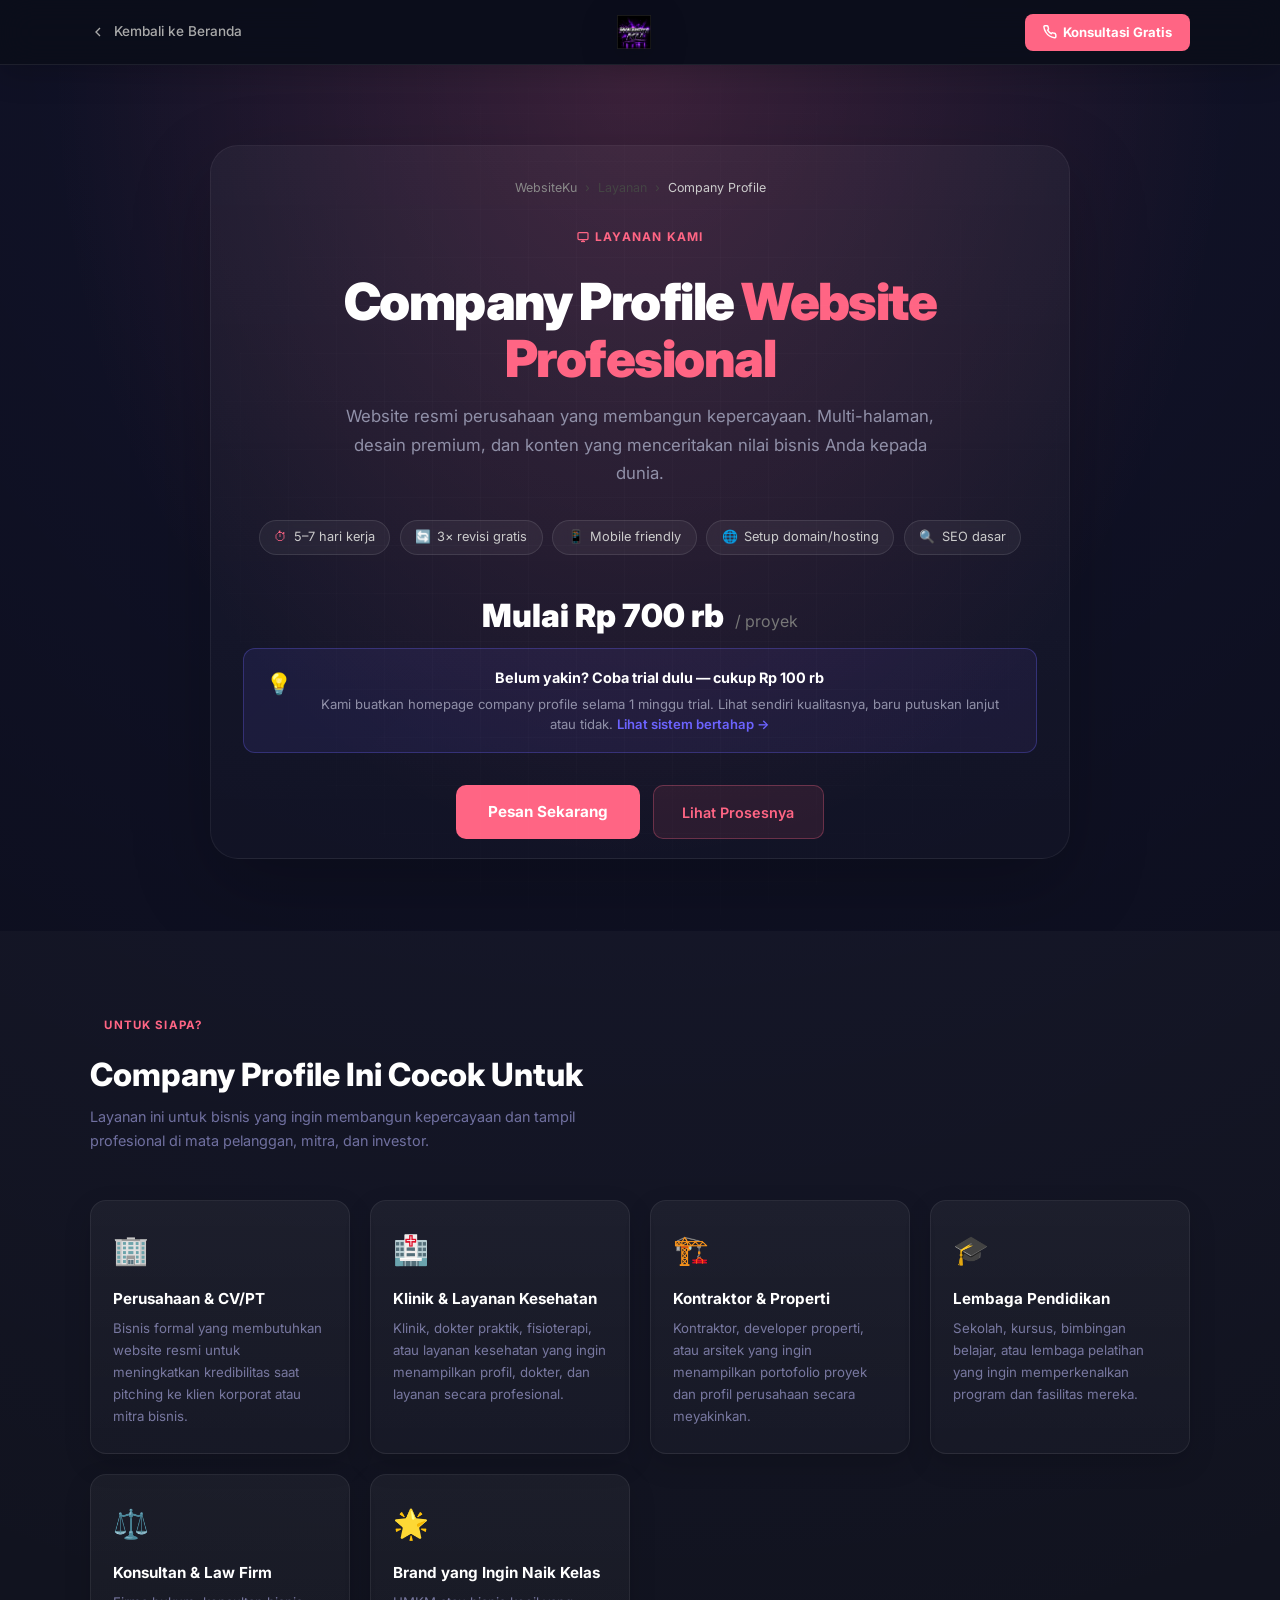
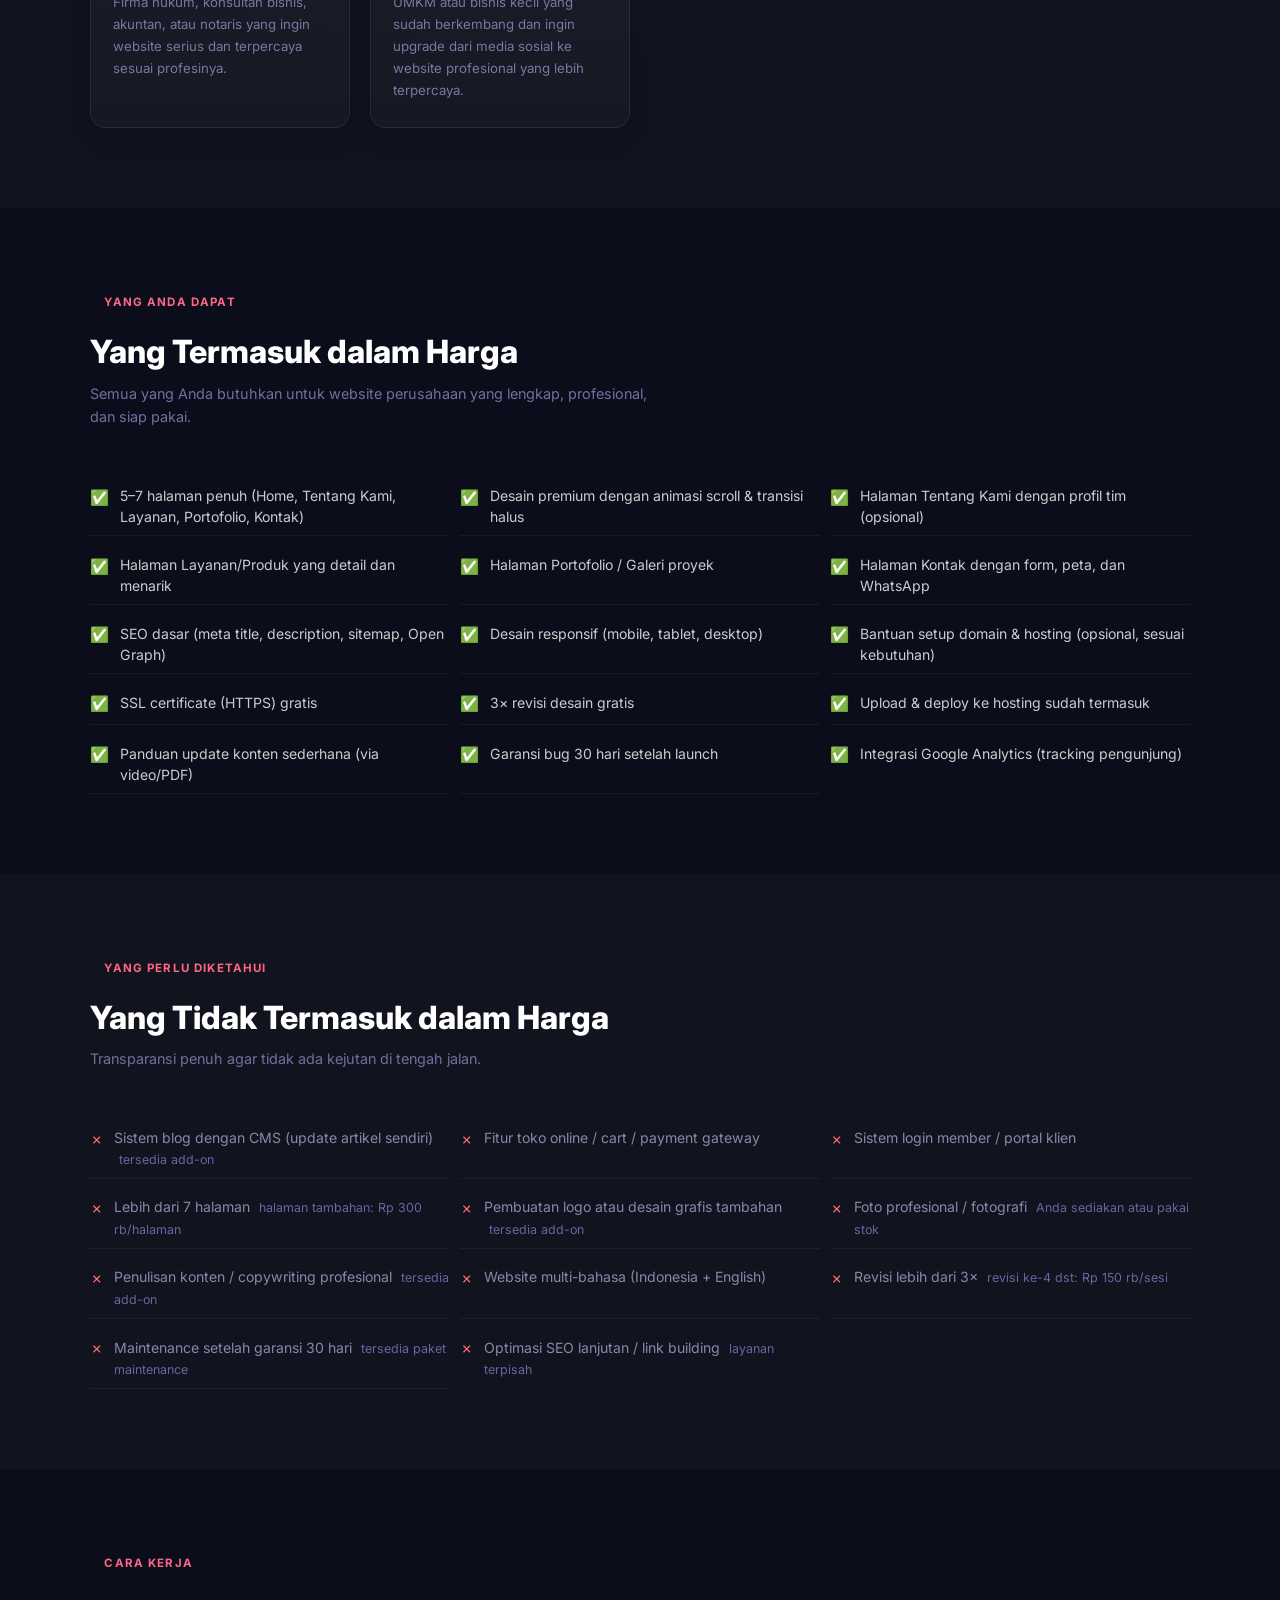
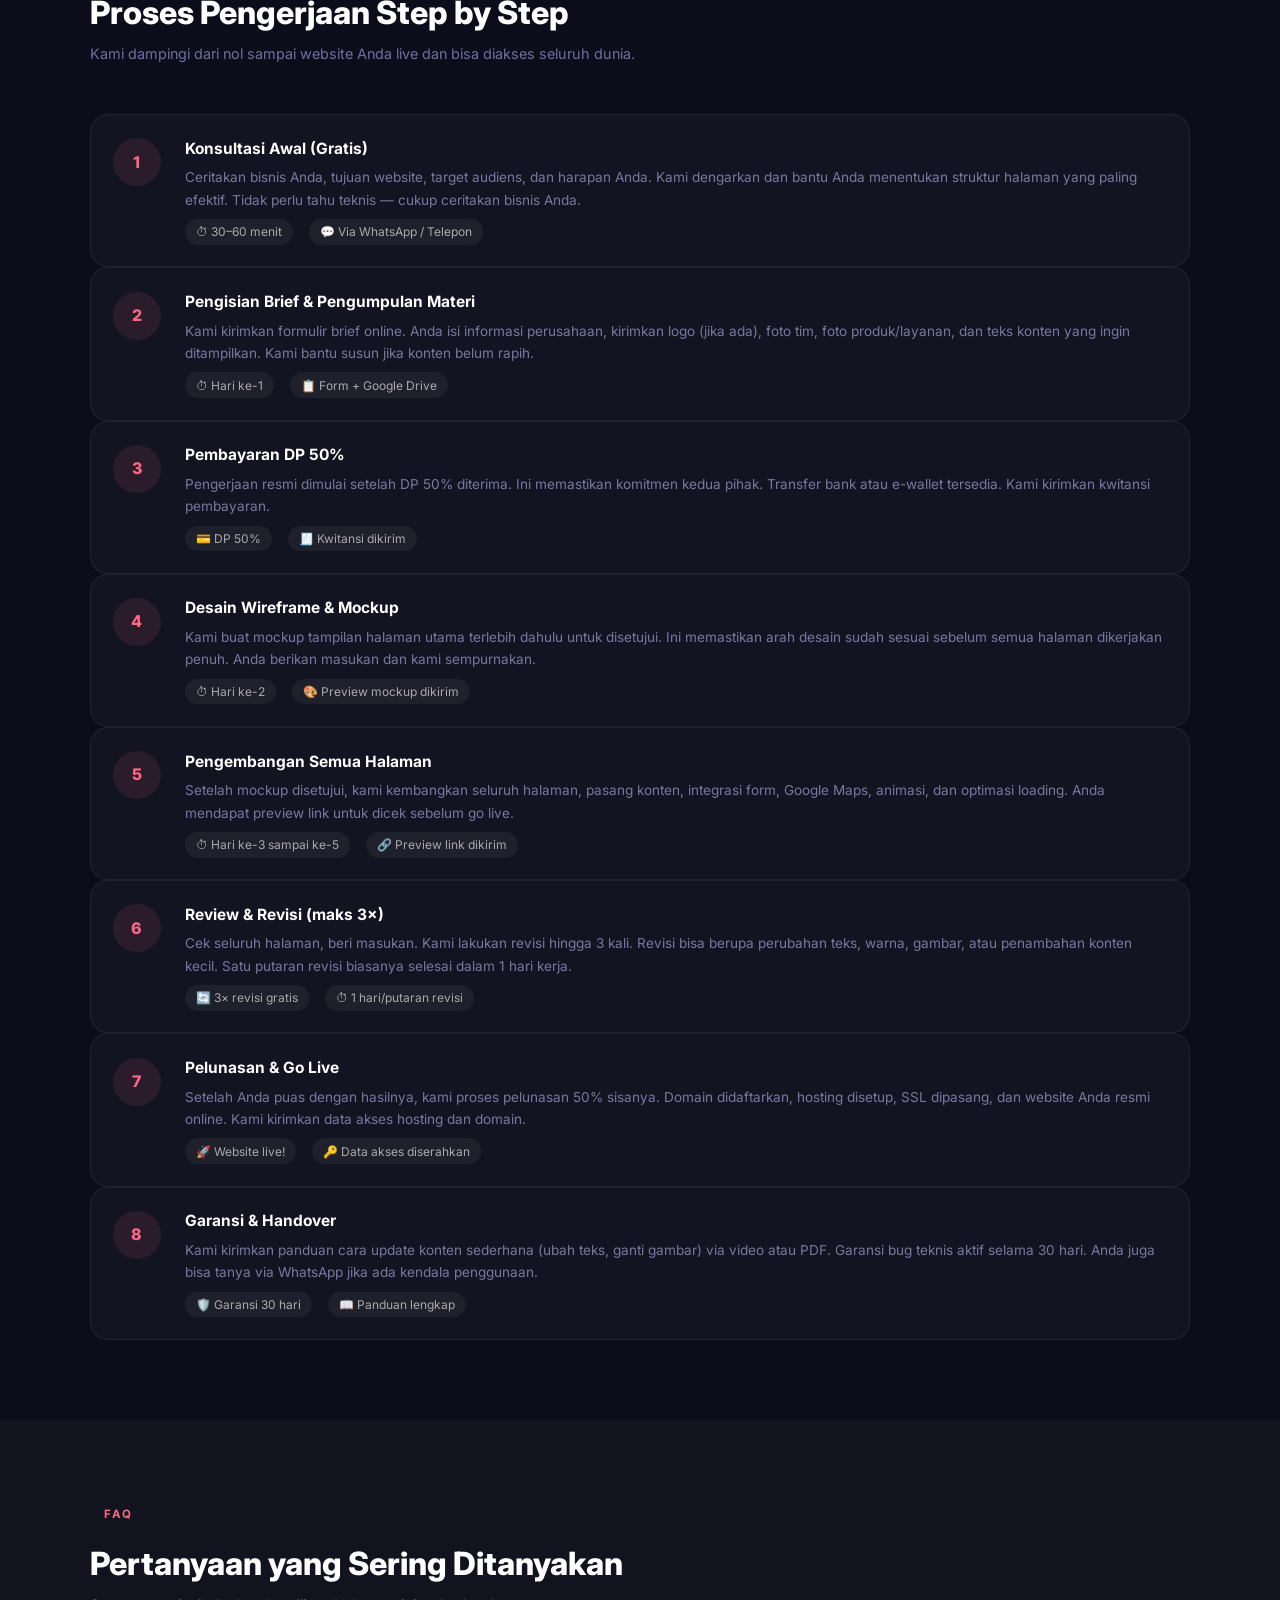
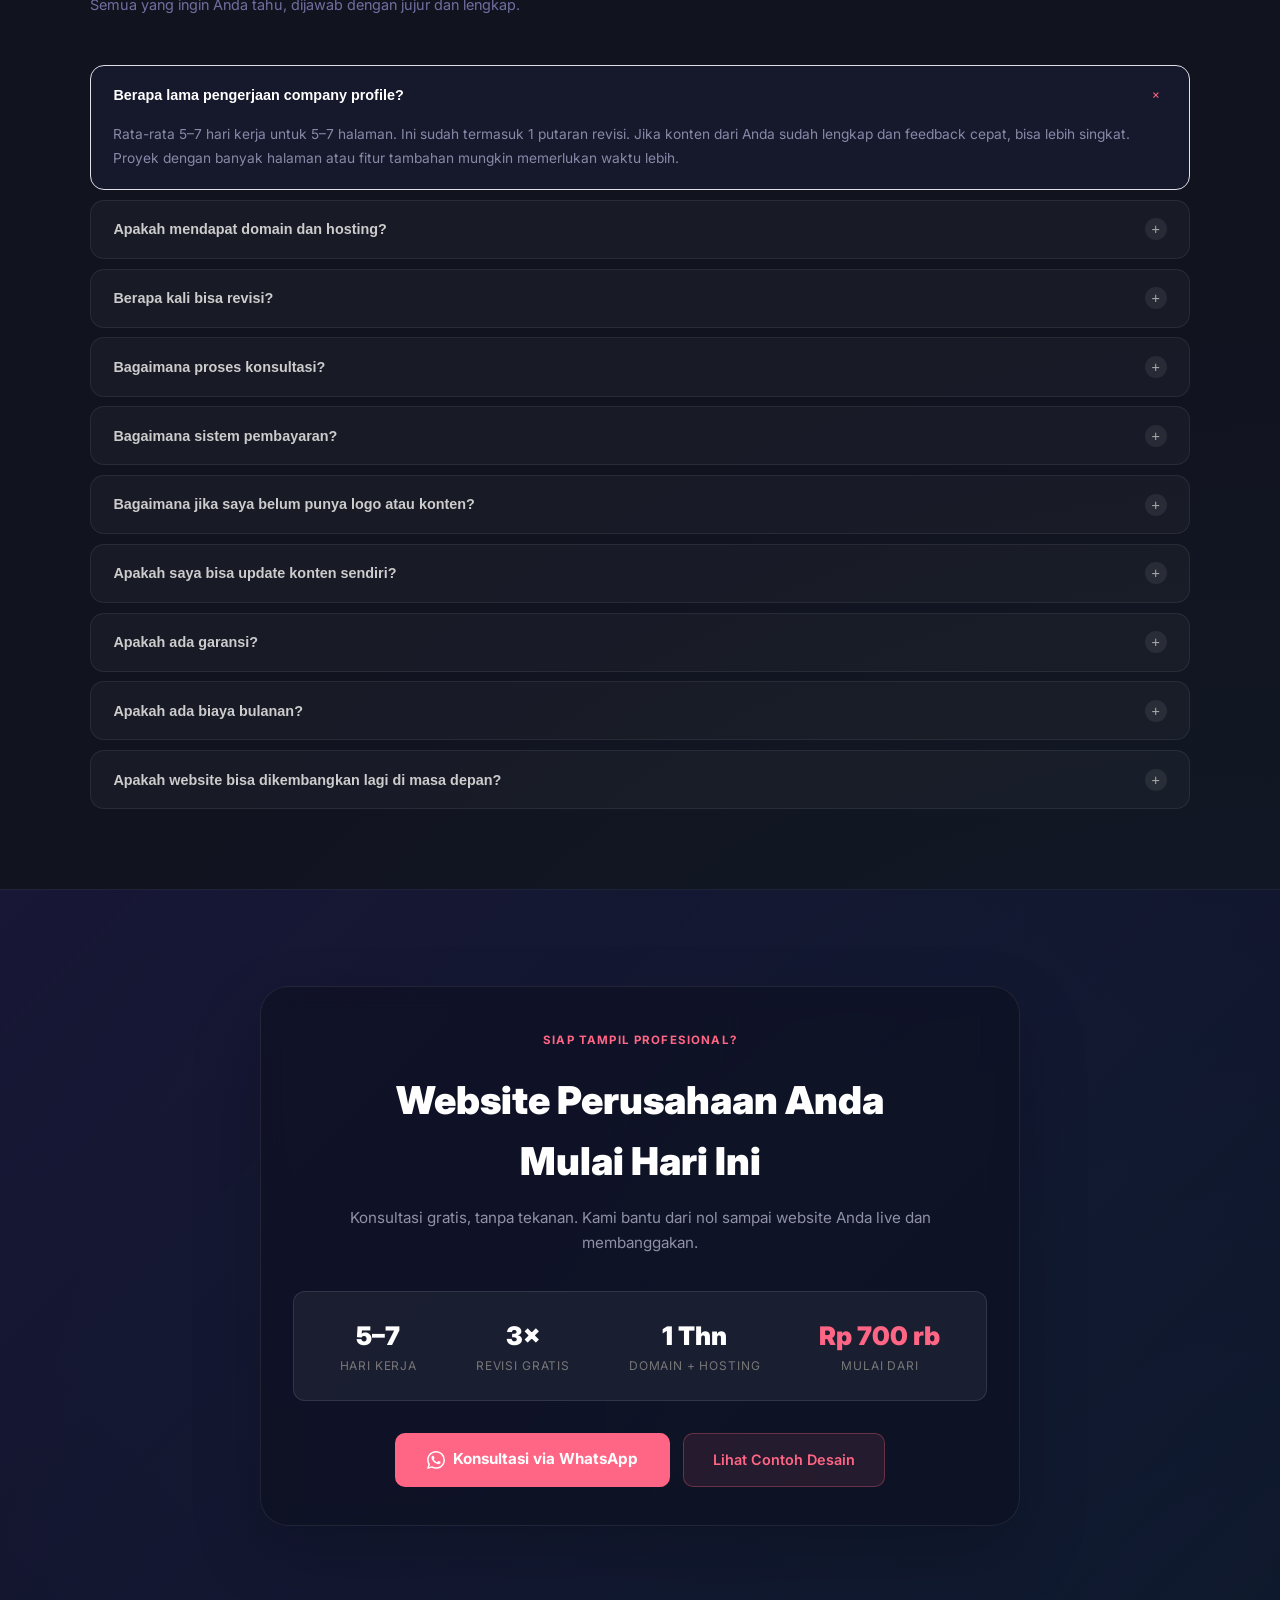
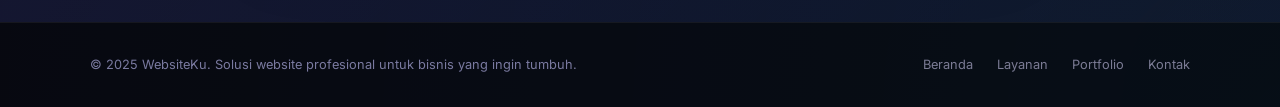
<file: company-profile.html>
<!DOCTYPE html>
<html lang="id">
<head>
  <meta charset="UTF-8" />
  <meta name="viewport" content="width=device-width, initial-scale=1.0" />
  <title>Jasa Company Profile — WebsiteKu</title>
  <meta name="description" content="Jasa pembuatan Company Profile website profesional. Multi-halaman, desain premium, SEO siap. Coba trial Rp 100 rb, mulai dari Rp 700 rb." />
  <link rel="preconnect" href="https://fonts.googleapis.com" />
  <link rel="preconnect" href="https://fonts.gstatic.com" crossorigin />
  <link href="https://fonts.googleapis.com/css2?family=Inter:wght@300;400;500;600;700;800;900&display=swap" rel="stylesheet" />
  <link rel="stylesheet" href="layanan.css" />
  <style>:root{--accent:#FF6584;--accent-glow:rgba(255,101,132,.18)}</style>
</head>
<body>

<nav class="l-nav">
  <div class="l-nav-inner">
    <a href="index.html" class="l-nav-back">
      <svg width="16" height="16" viewBox="0 0 24 24" fill="none" stroke="currentColor" stroke-width="2"><polyline points="15 18 9 12 15 6"/></svg>
      Kembali ke Beranda
    </a>
    <img src="assets/websiteku-logo.png" alt="WebsiteKu" class="l-nav-logo" />
    <a href="#pesan" class="l-nav-cta" style="background:#FF6584">
      <svg width="14" height="14" viewBox="0 0 24 24" fill="none" stroke="currentColor" stroke-width="2.5"><path d="M22 16.92v3a2 2 0 0 1-2.18 2 19.79 19.79 0 0 1-8.63-3.07A19.5 19.5 0 0 1 4.69 12 19.79 19.79 0 0 1 1.61 3.38 2 2 0 0 1 3.6 1.21h3a2 2 0 0 1 2 1.72c.127.96.361 1.903.7 2.81a2 2 0 0 1-.45 2.11L7.91 8.96a16 16 0 0 0 6 6l.97-.97a2 2 0 0 1 2.11-.45c.907.339 1.85.573 2.81.7a2 2 0 0 1 1.72 2.02z"/></svg>
      <span>Konsultasi Gratis</span>
    </a>
  </div>
</nav>

<section class="l-hero">
  <div class="l-hero-inner">
    <div class="l-breadcrumb">
      <a href="index.html">WebsiteKu</a><span>›</span><span>Layanan</span><span>›</span><span style="color:#ccc">Company Profile</span>
    </div>
    <div class="l-hero-tag" style="--accent:#FF6584">
      <svg width="12" height="12" viewBox="0 0 24 24" fill="none" stroke="currentColor" stroke-width="2.5"><rect x="2" y="3" width="20" height="14" rx="2"/><line x1="8" y1="21" x2="16" y2="21"/><line x1="12" y1="17" x2="12" y2="21"/></svg>
      Layanan Kami
    </div>
    <h1>Company Profile <span style="color:#FF6584">Website Profesional</span></h1>
    <p class="l-hero-sub">Website resmi perusahaan yang membangun kepercayaan. Multi-halaman, desain premium, dan konten yang menceritakan nilai bisnis Anda kepada dunia.</p>
    <div class="l-hero-pills">
      <span class="l-pill"><span class="pi" style="color:#FF6584">⏱</span> 5–7 hari kerja</span>
      <span class="l-pill"><span class="pi" style="color:#FF6584">🔄</span> 3× revisi gratis</span>
      <span class="l-pill"><span class="pi" style="color:#FF6584">📱</span> Mobile friendly</span>
      <span class="l-pill"><span class="pi" style="color:#FF6584">🌐</span> Setup domain/hosting</span>
      <span class="l-pill"><span class="pi" style="color:#FF6584">🔍</span> SEO dasar</span>
    </div>
    <div class="l-hero-price" style="color:#fff">Mulai Rp 700 rb <span>/ proyek</span></div>
    <div class="l-trial-note">
      <div class="l-trial-note-icon">💡</div>
      <div class="l-trial-note-body">
        <strong>Belum yakin? Coba trial dulu — cukup Rp 100 rb</strong>
        <p>Kami buatkan homepage company profile selama 1 minggu trial. Lihat sendiri kualitasnya, baru putuskan lanjut atau tidak. <a href="index.html#harga">Lihat sistem bertahap →</a></p>
      </div>
    </div>
    <div class="l-hero-btns">
      <a href="#pesan" class="l-btn-primary" style="background:#FF6584">Pesan Sekarang</a>
      <a href="#proses" class="l-btn-wa" style="background:rgba(255,101,132,.1);color:#FF6584;border-color:rgba(255,101,132,.3)">Lihat Prosesnya</a>
    </div>
  </div>
</section>

<section class="l-section alt">
  <div class="l-container">
    <div class="l-sec-label" style="--accent:#FF6584">Untuk Siapa?</div>
    <h2 class="l-sec-title">Company Profile Ini Cocok Untuk</h2>
    <p class="l-sec-sub">Layanan ini untuk bisnis yang ingin membangun kepercayaan dan tampil profesional di mata pelanggan, mitra, dan investor.</p>
    <div class="l-grid">
      <div class="l-card"><div class="l-card-icon">🏢</div><div class="l-card-title">Perusahaan & CV/PT</div><div class="l-card-text">Bisnis formal yang membutuhkan website resmi untuk meningkatkan kredibilitas saat pitching ke klien korporat atau mitra bisnis.</div></div>
      <div class="l-card"><div class="l-card-icon">🏥</div><div class="l-card-title">Klinik & Layanan Kesehatan</div><div class="l-card-text">Klinik, dokter praktik, fisioterapi, atau layanan kesehatan yang ingin menampilkan profil, dokter, dan layanan secara profesional.</div></div>
      <div class="l-card"><div class="l-card-icon">🏗️</div><div class="l-card-title">Kontraktor & Properti</div><div class="l-card-text">Kontraktor, developer properti, atau arsitek yang ingin menampilkan portofolio proyek dan profil perusahaan secara meyakinkan.</div></div>
      <div class="l-card"><div class="l-card-icon">🎓</div><div class="l-card-title">Lembaga Pendidikan</div><div class="l-card-text">Sekolah, kursus, bimbingan belajar, atau lembaga pelatihan yang ingin memperkenalkan program dan fasilitas mereka.</div></div>
      <div class="l-card"><div class="l-card-icon">⚖️</div><div class="l-card-title">Konsultan & Law Firm</div><div class="l-card-text">Firma hukum, konsultan bisnis, akuntan, atau notaris yang ingin website serius dan terpercaya sesuai profesinya.</div></div>
      <div class="l-card"><div class="l-card-icon">🌟</div><div class="l-card-title">Brand yang Ingin Naik Kelas</div><div class="l-card-text">UMKM atau bisnis kecil yang sudah berkembang dan ingin upgrade dari media sosial ke website profesional yang lebih terpercaya.</div></div>
    </div>
  </div>
</section>

<section class="l-section">
  <div class="l-container">
    <div class="l-sec-label" style="--accent:#FF6584">Yang Anda Dapat</div>
    <h2 class="l-sec-title">Yang Termasuk dalam Harga</h2>
    <p class="l-sec-sub">Semua yang Anda butuhkan untuk website perusahaan yang lengkap, profesional, dan siap pakai.</p>
    <ul class="l-list yes">
      <li><span class="ico">✅</span><span class="lbl">5–7 halaman penuh (Home, Tentang Kami, Layanan, Portofolio, Kontak)</span></li>
      <li><span class="ico">✅</span><span class="lbl">Desain premium dengan animasi scroll & transisi halus</span></li>
      <li><span class="ico">✅</span><span class="lbl">Halaman Tentang Kami dengan profil tim (opsional)</span></li>
      <li><span class="ico">✅</span><span class="lbl">Halaman Layanan/Produk yang detail dan menarik</span></li>
      <li><span class="ico">✅</span><span class="lbl">Halaman Portofolio / Galeri proyek</span></li>
      <li><span class="ico">✅</span><span class="lbl">Halaman Kontak dengan form, peta, dan WhatsApp</span></li>
      <li><span class="ico">✅</span><span class="lbl">SEO dasar (meta title, description, sitemap, Open Graph)</span></li>
      <li><span class="ico">✅</span><span class="lbl">Desain responsif (mobile, tablet, desktop)</span></li>
      <li><span class="ico">✅</span><span class="lbl">Bantuan setup domain & hosting (opsional, sesuai kebutuhan)</span></li>
      <li><span class="ico">✅</span><span class="lbl">SSL certificate (HTTPS) gratis</span></li>
      <li><span class="ico">✅</span><span class="lbl">3× revisi desain gratis</span></li>
      <li><span class="ico">✅</span><span class="lbl">Upload & deploy ke hosting sudah termasuk</span></li>
      <li><span class="ico">✅</span><span class="lbl">Panduan update konten sederhana (via video/PDF)</span></li>
      <li><span class="ico">✅</span><span class="lbl">Garansi bug 30 hari setelah launch</span></li>
      <li><span class="ico">✅</span><span class="lbl">Integrasi Google Analytics (tracking pengunjung)</span></li>
    </ul>
  </div>
</section>

<section class="l-section alt">
  <div class="l-container">
    <div class="l-sec-label" style="--accent:#FF6584">Yang Perlu Diketahui</div>
    <h2 class="l-sec-title">Yang Tidak Termasuk dalam Harga</h2>
    <p class="l-sec-sub">Transparansi penuh agar tidak ada kejutan di tengah jalan.</p>
    <ul class="l-list no">
      <li><span class="ico">✗</span><span class="lbl">Sistem blog dengan CMS (update artikel sendiri) <span class="note">tersedia add-on</span></span></li>
      <li><span class="ico">✗</span><span class="lbl">Fitur toko online / cart / payment gateway</span></li>
      <li><span class="ico">✗</span><span class="lbl">Sistem login member / portal klien</span></li>
      <li><span class="ico">✗</span><span class="lbl">Lebih dari 7 halaman <span class="note">halaman tambahan: Rp 300 rb/halaman</span></span></li>
      <li><span class="ico">✗</span><span class="lbl">Pembuatan logo atau desain grafis tambahan <span class="note">tersedia add-on</span></span></li>
      <li><span class="ico">✗</span><span class="lbl">Foto profesional / fotografi <span class="note">Anda sediakan atau pakai stok</span></span></li>
      <li><span class="ico">✗</span><span class="lbl">Penulisan konten / copywriting profesional <span class="note">tersedia add-on</span></span></li>
      <li><span class="ico">✗</span><span class="lbl">Website multi-bahasa (Indonesia + English)</span></li>
      <li><span class="ico">✗</span><span class="lbl">Revisi lebih dari 3× <span class="note">revisi ke-4 dst: Rp 150 rb/sesi</span></span></li>
      <li><span class="ico">✗</span><span class="lbl">Maintenance setelah garansi 30 hari <span class="note">tersedia paket maintenance</span></span></li>
      <li><span class="ico">✗</span><span class="lbl">Optimasi SEO lanjutan / link building <span class="note">layanan terpisah</span></span></li>
    </ul>
  </div>
</section>

<section class="l-section" id="proses">
  <div class="l-container">
    <div class="l-sec-label" style="--accent:#FF6584">Cara Kerja</div>
    <h2 class="l-sec-title">Proses Pengerjaan Step by Step</h2>
    <p class="l-sec-sub">Kami dampingi dari nol sampai website Anda live dan bisa diakses seluruh dunia.</p>
    <div class="l-steps">
      <div class="l-step">
        <div class="l-step-num" style="border-color:rgba(255,101,132,.4);color:#FF6584;background:rgba(255,101,132,.1)">1</div>
        <div><div class="l-step-title">Konsultasi Awal (Gratis)</div><div class="l-step-text">Ceritakan bisnis Anda, tujuan website, target audiens, dan harapan Anda. Kami dengarkan dan bantu Anda menentukan struktur halaman yang paling efektif. Tidak perlu tahu teknis — cukup ceritakan bisnis Anda.</div><div class="l-step-meta"><span class="l-step-tag">⏱ 30–60 menit</span><span class="l-step-tag">💬 Via WhatsApp / Telepon</span></div></div>
      </div>
      <div class="l-step">
        <div class="l-step-num" style="border-color:rgba(255,101,132,.4);color:#FF6584;background:rgba(255,101,132,.1)">2</div>
        <div><div class="l-step-title">Pengisian Brief & Pengumpulan Materi</div><div class="l-step-text">Kami kirimkan formulir brief online. Anda isi informasi perusahaan, kirimkan logo (jika ada), foto tim, foto produk/layanan, dan teks konten yang ingin ditampilkan. Kami bantu susun jika konten belum rapih.</div><div class="l-step-meta"><span class="l-step-tag">⏱ Hari ke-1</span><span class="l-step-tag">📋 Form + Google Drive</span></div></div>
      </div>
      <div class="l-step">
        <div class="l-step-num" style="border-color:rgba(255,101,132,.4);color:#FF6584;background:rgba(255,101,132,.1)">3</div>
        <div><div class="l-step-title">Pembayaran DP 50%</div><div class="l-step-text">Pengerjaan resmi dimulai setelah DP 50% diterima. Ini memastikan komitmen kedua pihak. Transfer bank atau e-wallet tersedia. Kami kirimkan kwitansi pembayaran.</div><div class="l-step-meta"><span class="l-step-tag">💳 DP 50%</span><span class="l-step-tag">🧾 Kwitansi dikirim</span></div></div>
      </div>
      <div class="l-step">
        <div class="l-step-num" style="border-color:rgba(255,101,132,.4);color:#FF6584;background:rgba(255,101,132,.1)">4</div>
        <div><div class="l-step-title">Desain Wireframe & Mockup</div><div class="l-step-text">Kami buat mockup tampilan halaman utama terlebih dahulu untuk disetujui. Ini memastikan arah desain sudah sesuai sebelum semua halaman dikerjakan penuh. Anda berikan masukan dan kami sempurnakan.</div><div class="l-step-meta"><span class="l-step-tag">⏱ Hari ke-2</span><span class="l-step-tag">🎨 Preview mockup dikirim</span></div></div>
      </div>
      <div class="l-step">
        <div class="l-step-num" style="border-color:rgba(255,101,132,.4);color:#FF6584;background:rgba(255,101,132,.1)">5</div>
        <div><div class="l-step-title">Pengembangan Semua Halaman</div><div class="l-step-text">Setelah mockup disetujui, kami kembangkan seluruh halaman, pasang konten, integrasi form, Google Maps, animasi, dan optimasi loading. Anda mendapat preview link untuk dicek sebelum go live.</div><div class="l-step-meta"><span class="l-step-tag">⏱ Hari ke-3 sampai ke-5</span><span class="l-step-tag">🔗 Preview link dikirim</span></div></div>
      </div>
      <div class="l-step">
        <div class="l-step-num" style="border-color:rgba(255,101,132,.4);color:#FF6584;background:rgba(255,101,132,.1)">6</div>
        <div><div class="l-step-title">Review & Revisi (maks 3×)</div><div class="l-step-text">Cek seluruh halaman, beri masukan. Kami lakukan revisi hingga 3 kali. Revisi bisa berupa perubahan teks, warna, gambar, atau penambahan konten kecil. Satu putaran revisi biasanya selesai dalam 1 hari kerja.</div><div class="l-step-meta"><span class="l-step-tag">🔄 3× revisi gratis</span><span class="l-step-tag">⏱ 1 hari/putaran revisi</span></div></div>
      </div>
      <div class="l-step">
        <div class="l-step-num" style="border-color:rgba(255,101,132,.4);color:#FF6584;background:rgba(255,101,132,.1)">7</div>
        <div><div class="l-step-title">Pelunasan & Go Live</div><div class="l-step-text">Setelah Anda puas dengan hasilnya, kami proses pelunasan 50% sisanya. Domain didaftarkan, hosting disetup, SSL dipasang, dan website Anda resmi online. Kami kirimkan data akses hosting dan domain.</div><div class="l-step-meta"><span class="l-step-tag">🚀 Website live!</span><span class="l-step-tag">🔑 Data akses diserahkan</span></div></div>
      </div>
      <div class="l-step">
        <div class="l-step-num" style="border-color:rgba(255,101,132,.4);color:#FF6584;background:rgba(255,101,132,.1)">8</div>
        <div><div class="l-step-title">Garansi & Handover</div><div class="l-step-text">Kami kirimkan panduan cara update konten sederhana (ubah teks, ganti gambar) via video atau PDF. Garansi bug teknis aktif selama 30 hari. Anda juga bisa tanya via WhatsApp jika ada kendala penggunaan.</div><div class="l-step-meta"><span class="l-step-tag">🛡️ Garansi 30 hari</span><span class="l-step-tag">📖 Panduan lengkap</span></div></div>
      </div>
    </div>
  </div>
</section>

<section class="l-section alt">
  <div class="l-container">
    <div class="l-sec-label" style="--accent:#FF6584">FAQ</div>
    <h2 class="l-sec-title">Pertanyaan yang Sering Ditanyakan</h2>
    <p class="l-sec-sub">Semua yang ingin Anda tahu, dijawab dengan jujur dan lengkap.</p>
    <div class="l-faq">
      <div class="l-faq-item open">
        <button class="l-faq-btn"><span class="l-faq-q">Berapa lama pengerjaan company profile?</span><span class="l-faq-icon">+</span></button>
        <div class="l-faq-a">Rata-rata 5–7 hari kerja untuk 5–7 halaman. Ini sudah termasuk 1 putaran revisi. Jika konten dari Anda sudah lengkap dan feedback cepat, bisa lebih singkat. Proyek dengan banyak halaman atau fitur tambahan mungkin memerlukan waktu lebih.</div>
      </div>
      <div class="l-faq-item">
        <button class="l-faq-btn"><span class="l-faq-q">Apakah mendapat domain dan hosting?</span><span class="l-faq-icon">+</span></button>
        <div class="l-faq-a">Domain dan hosting disesuaikan kebutuhan. Anda bisa memakai domain/hosting milik sendiri, atau kami bantu rekomendasikan dan setup sesuai budget. Biaya domain dan hosting mengikuti harga provider (dibayar atas nama Anda), tanpa biaya tersembunyi.</div>
      </div>
      <div class="l-faq-item">
        <button class="l-faq-btn"><span class="l-faq-q">Berapa kali bisa revisi?</span><span class="l-faq-icon">+</span></button>
        <div class="l-faq-a">3× revisi gratis. Satu sesi revisi = satu kali pengiriman list perubahan dari Anda. Kami sarankan kumpulkan semua masukan Anda dalam satu pesan agar revisi efisien. Revisi ke-4 dan seterusnya dikenakan biaya Rp 150.000/sesi.</div>
      </div>
      <div class="l-faq-item">
        <button class="l-faq-btn"><span class="l-faq-q">Bagaimana proses konsultasi?</span><span class="l-faq-icon">+</span></button>
        <div class="l-faq-a">Konsultasi dilakukan via WhatsApp atau telepon, gratis dan tanpa komitmen. Kami tanyakan kebutuhan bisnis Anda, target audiens, referensi desain, dan konten yang perlu ditampilkan. Dari sana kami berikan rekomendasi struktur halaman terbaik.</div>
      </div>
      <div class="l-faq-item">
        <button class="l-faq-btn"><span class="l-faq-q">Bagaimana sistem pembayaran?</span><span class="l-faq-icon">+</span></button>
        <div class="l-faq-a">DP 50% di awal (sebelum pengerjaan), pelunasan 50% setelah Anda menyetujui hasil akhir. Tidak ada pembayaran penuh di depan. Pembayaran via transfer bank (BCA, Mandiri, BRI, BNI) atau e-wallet (GoPay, OVO, DANA).</div>
      </div>
      <div class="l-faq-item">
        <button class="l-faq-btn"><span class="l-faq-q">Bagaimana jika saya belum punya logo atau konten?</span><span class="l-faq-icon">+</span></button>
        <div class="l-faq-a">Tidak masalah. Untuk logo, kami bisa pakai teks nama perusahaan sementara, atau buatkan logo sederhana sebagai add-on. Untuk konten teks, kami bantu susun berdasarkan informasi yang Anda berikan. Foto bisa pakai stok gambar profesional yang kami pilihkan sesuai industri Anda.</div>
      </div>
      <div class="l-faq-item">
        <button class="l-faq-btn"><span class="l-faq-q">Apakah saya bisa update konten sendiri?</span><span class="l-faq-icon">+</span></button>
        <div class="l-faq-a">Untuk update konten sederhana (ganti teks, tambah gambar), kami berikan panduan cara edit file langsung. Jika Anda ingin bisa update konten secara mandiri tanpa coding, kami bisa pasang CMS sederhana sebagai add-on, atau gunakan paket yang sudah termasuk CMS.</div>
      </div>
      <div class="l-faq-item">
        <button class="l-faq-btn"><span class="l-faq-q">Apakah ada garansi?</span><span class="l-faq-icon">+</span></button>
        <div class="l-faq-a">Ya. Garansi bug teknis 30 hari sejak launch. Jika ada error, tampilan rusak di perangkat tertentu, atau masalah teknis lain — kami perbaiki gratis. Kami juga tidak mengambil pelunasan sebelum Anda puas dengan hasilnya.</div>
      </div>
      <div class="l-faq-item">
        <button class="l-faq-btn"><span class="l-faq-q">Apakah ada biaya bulanan?</span><span class="l-faq-icon">+</span></button>
        <div class="l-faq-a">Tidak ada biaya bulanan wajib. Biaya domain dan hosting (jika menggunakan layanan berbayar) umumnya dibayar tahunan dan mengikuti provider. Jika butuh maintenance rutin, tersedia paket terpisah mulai Rp 300 rb/bulan.</div>
      </div>
      <div class="l-faq-item">
        <button class="l-faq-btn"><span class="l-faq-q">Apakah website bisa dikembangkan lagi di masa depan?</span><span class="l-faq-icon">+</span></button>
        <div class="l-faq-a">Sangat bisa. Company profile bisa ditambahkan fitur blog, toko online, sistem booking, atau portal login. Klien lama mendapatkan diskon pengembangan. Kami desain website dengan struktur yang mudah dikembangkan.</div>
      </div>
    </div>
  </div>
</section>

<section class="l-cta" id="pesan">
  <div class="l-cta-inner">
    <div class="l-sec-label" style="--accent:#FF6584;margin-bottom:1rem">Siap Tampil Profesional?</div>
    <h2>Website Perusahaan Anda<br>Mulai Hari Ini</h2>
    <p>Konsultasi gratis, tanpa tekanan. Kami bantu dari nol sampai website Anda live dan membanggakan.</p>
    <div style="background:rgba(255,255,255,.05);border:1px solid rgba(255,255,255,.1);border-radius:12px;padding:1.5rem;margin-bottom:2rem;display:flex;justify-content:space-around;flex-wrap:wrap;gap:1rem">
      <div style="text-align:center"><div style="font-size:1.6rem;font-weight:900;color:#fff">5–7</div><div style="font-size:.75rem;color:#777;text-transform:uppercase;letter-spacing:.07em">Hari Kerja</div></div>
      <div style="text-align:center"><div style="font-size:1.6rem;font-weight:900;color:#fff">3×</div><div style="font-size:.75rem;color:#777;text-transform:uppercase;letter-spacing:.07em">Revisi Gratis</div></div>
      <div style="text-align:center"><div style="font-size:1.6rem;font-weight:900;color:#fff">1 Thn</div><div style="font-size:.75rem;color:#777;text-transform:uppercase;letter-spacing:.07em">Domain + Hosting</div></div>
      <div style="text-align:center"><div style="font-size:1.6rem;font-weight:900;color:#FF6584">Rp 700 rb</div><div style="font-size:.75rem;color:#777;text-transform:uppercase;letter-spacing:.07em">Mulai Dari</div></div>
    </div>
    <div class="l-hero-btns" style="justify-content:center">
      <a href="https://wa.me/6281234567890?text=Halo%20WebsiteKu!%20Saya%20tertarik%20memesan%20Company%20Profile.%20Boleh%20saya%20konsultasi%20dulu%3F" target="_blank" class="l-btn-primary" style="background:#FF6584">
        <svg width="18" height="18" viewBox="0 0 24 24" fill="currentColor"><path d="M17.472 14.382c-.297-.149-1.758-.867-2.03-.967-.273-.099-.471-.148-.67.15-.197.297-.767.966-.94 1.164-.173.199-.347.223-.644.075-.297-.15-1.255-.463-2.39-1.475-.883-.788-1.48-1.761-1.653-2.059-.173-.297-.018-.458.13-.606.134-.133.298-.347.446-.52.149-.174.198-.298.298-.497.099-.198.05-.371-.025-.52-.075-.149-.669-1.612-.916-2.207-.242-.579-.487-.5-.669-.51-.173-.008-.371-.01-.57-.01-.198 0-.52.074-.792.372-.272.297-1.04 1.016-1.04 2.479 0 1.462 1.065 2.875 1.213 3.074.149.198 2.096 3.2 5.077 4.487.709.306 1.262.489 1.694.625.712.227 1.36.195 1.871.118.571-.085 1.758-.719 2.006-1.413.248-.694.248-1.289.173-1.413-.074-.124-.272-.198-.57-.347m-5.421 7.403h-.004a9.87 9.87 0 01-5.031-1.378l-.361-.214-3.741.982.998-3.648-.235-.374a9.86 9.86 0 01-1.51-5.26c.001-5.45 4.436-9.884 9.888-9.884 2.64 0 5.122 1.03 6.988 2.898a9.825 9.825 0 012.893 6.994c-.003 5.45-4.437 9.884-9.885 9.884m8.413-18.297A11.815 11.815 0 0012.05 0C5.495 0 .16 5.335.157 11.892c0 2.096.547 4.142 1.588 5.945L.057 24l6.305-1.654a11.882 11.882 0 005.683 1.448h.005c6.554 0 11.89-5.335 11.893-11.893a11.821 11.821 0 00-3.48-8.413z"/></svg>
        Konsultasi via WhatsApp
      </a>
      <a href="index.html#portfolio" class="l-btn-wa" style="background:rgba(255,101,132,.1);color:#FF6584;border-color:rgba(255,101,132,.3)">Lihat Contoh Desain</a>
    </div>
  </div>
</section>

<footer class="l-footer">
  <div class="l-footer-inner">
    <span class="l-footer-copy">© 2025 WebsiteKu. Solusi website profesional untuk bisnis yang ingin tumbuh.</span>
    <div class="l-footer-links">
      <a href="index.html">Beranda</a><a href="index.html#layanan">Layanan</a><a href="index.html#portfolio">Portfolio</a><a href="index.html#kontak">Kontak</a>
    </div>
  </div>
</footer>

<script>
document.querySelectorAll('.l-faq-btn').forEach(btn=>{
  btn.addEventListener('click',()=>{
    const item=btn.closest('.l-faq-item');
    const isOpen=item.classList.contains('open');
    document.querySelectorAll('.l-faq-item').forEach(i=>i.classList.remove('open'));
    if(!isOpen)item.classList.add('open');
  });
});
</script>
</body>
</html>
</file>
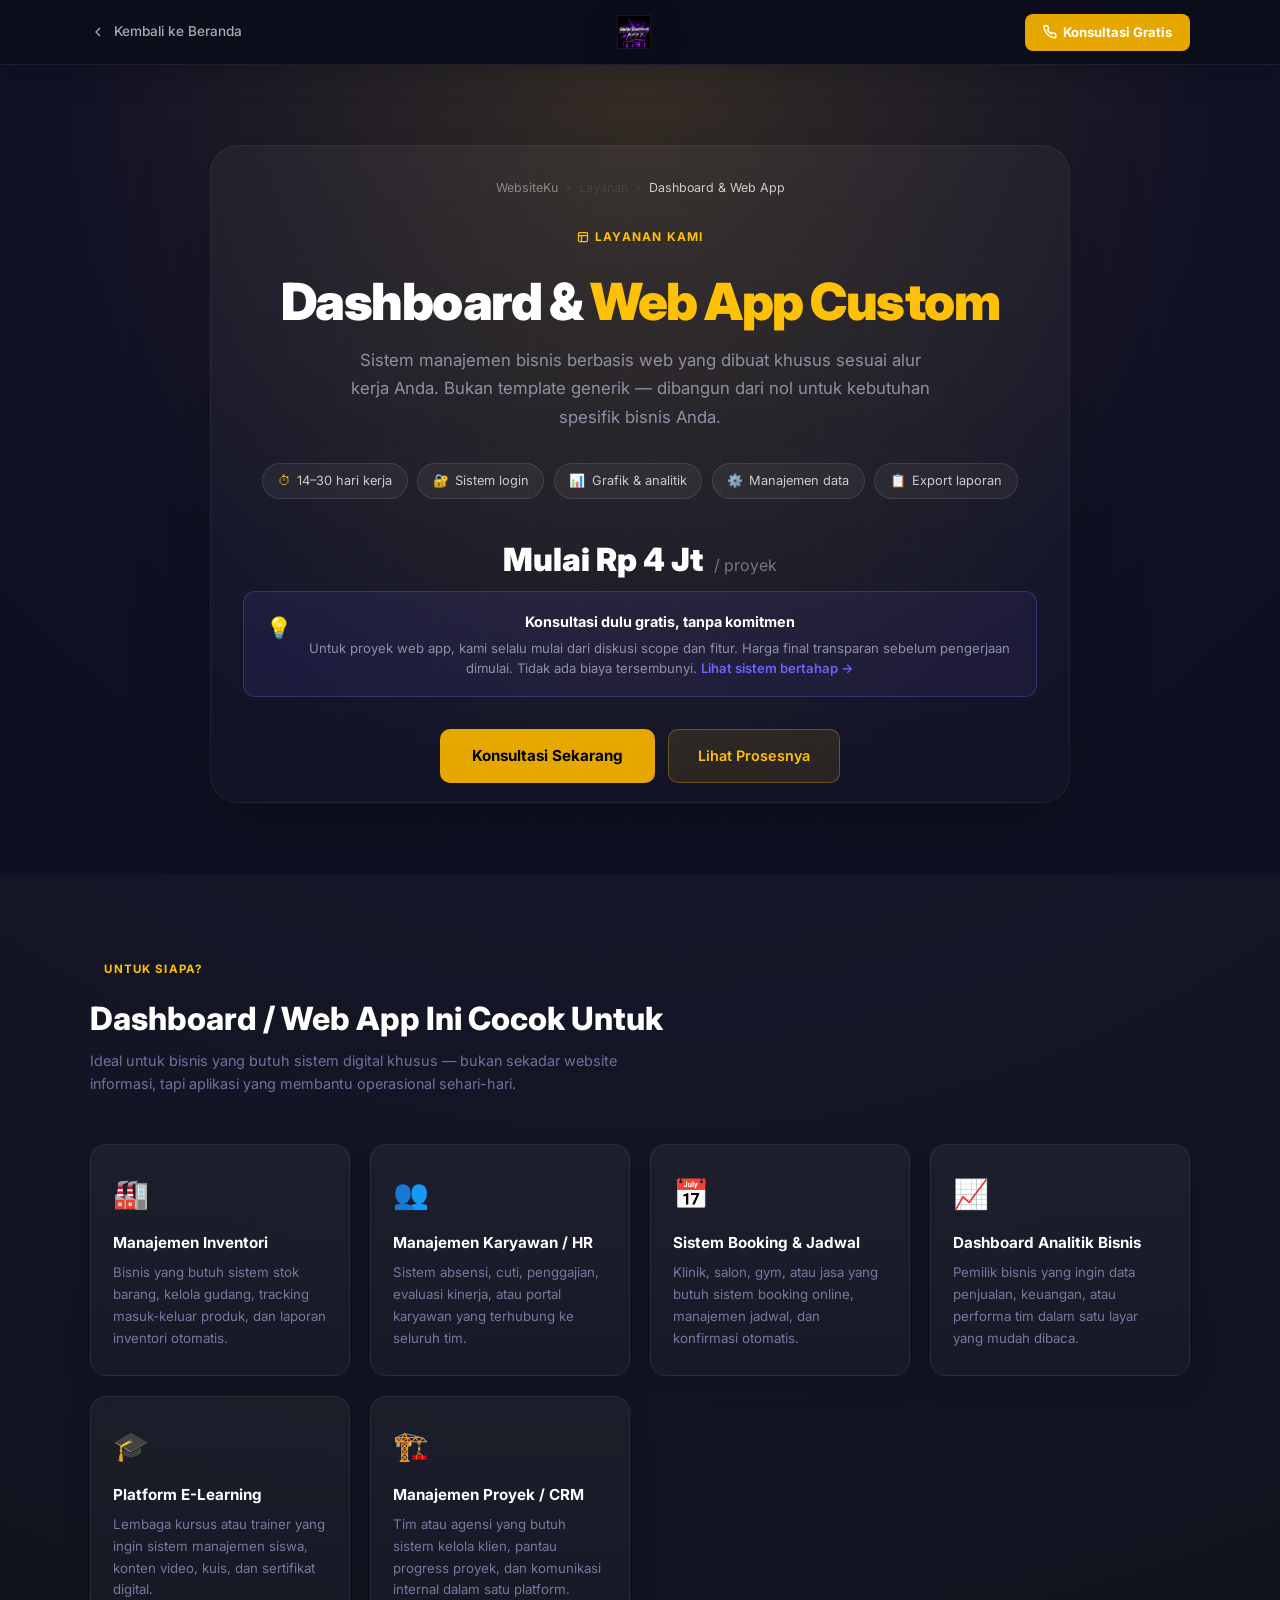
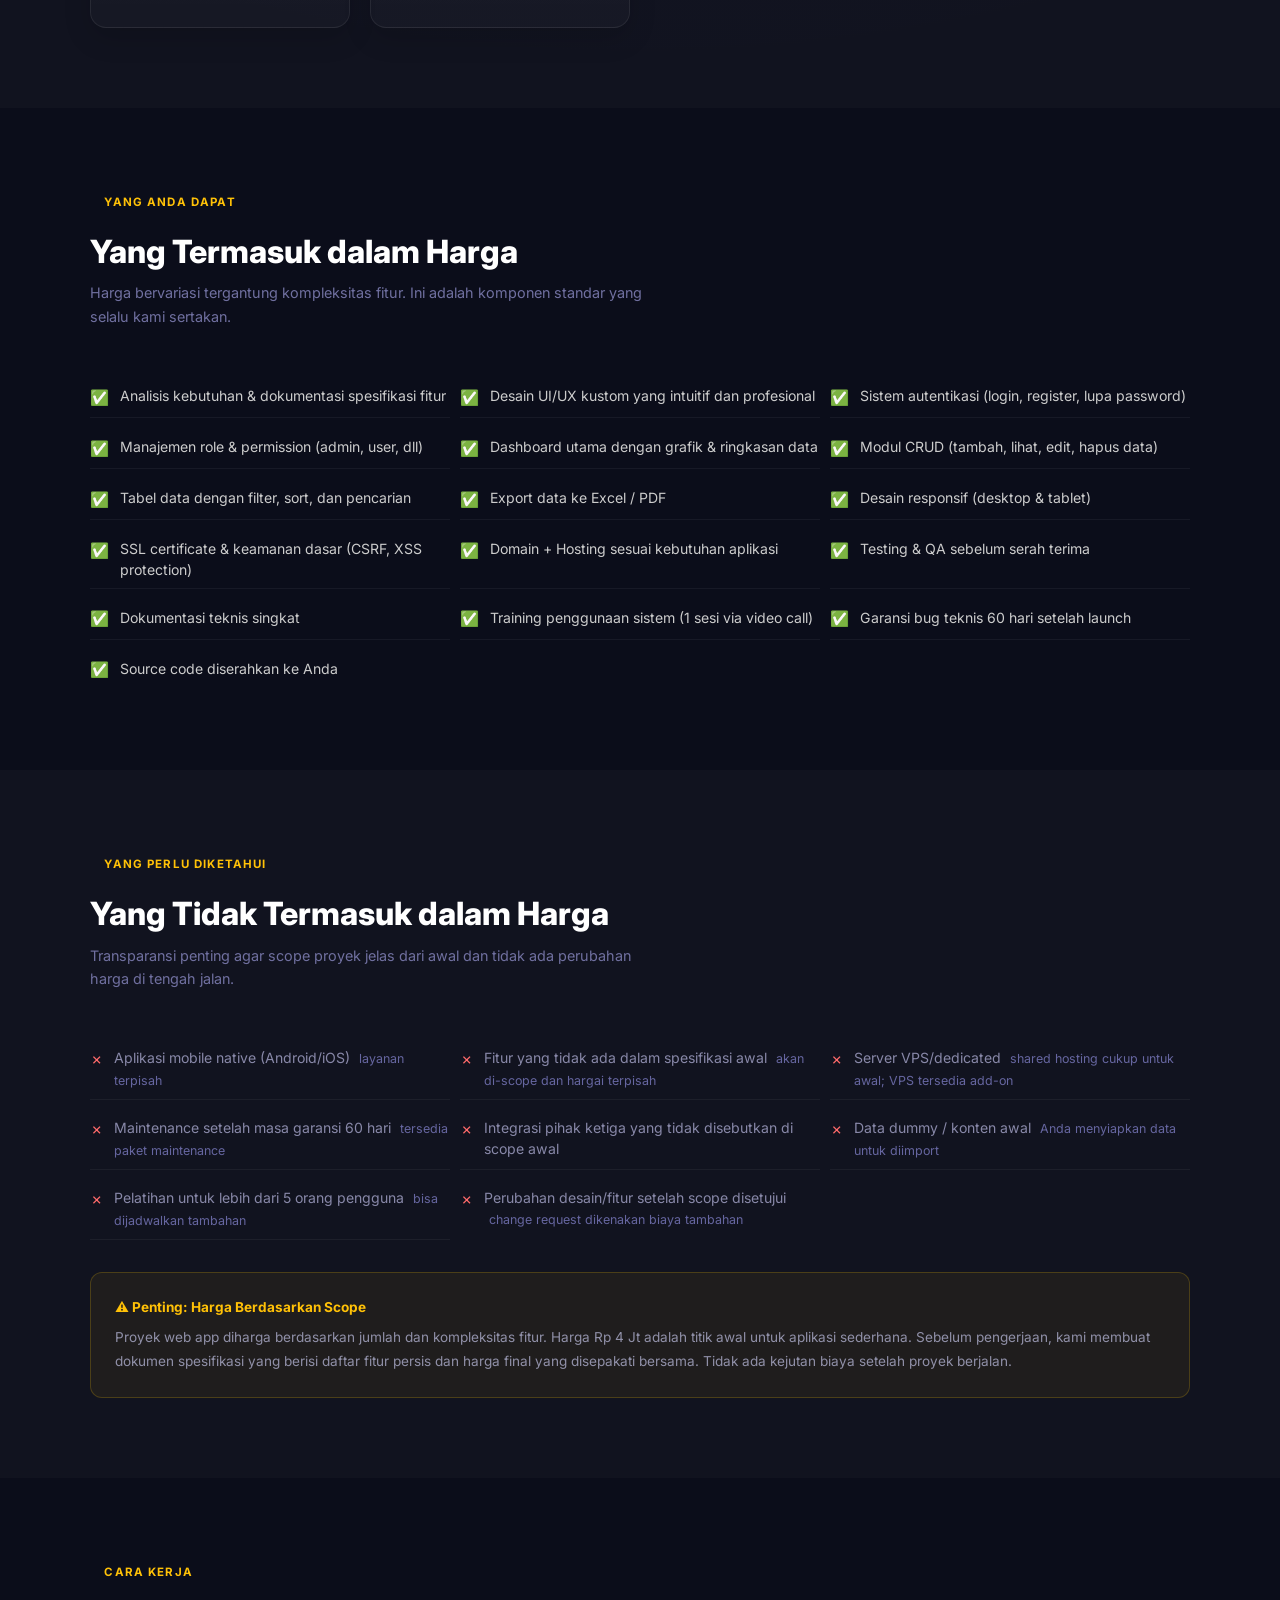
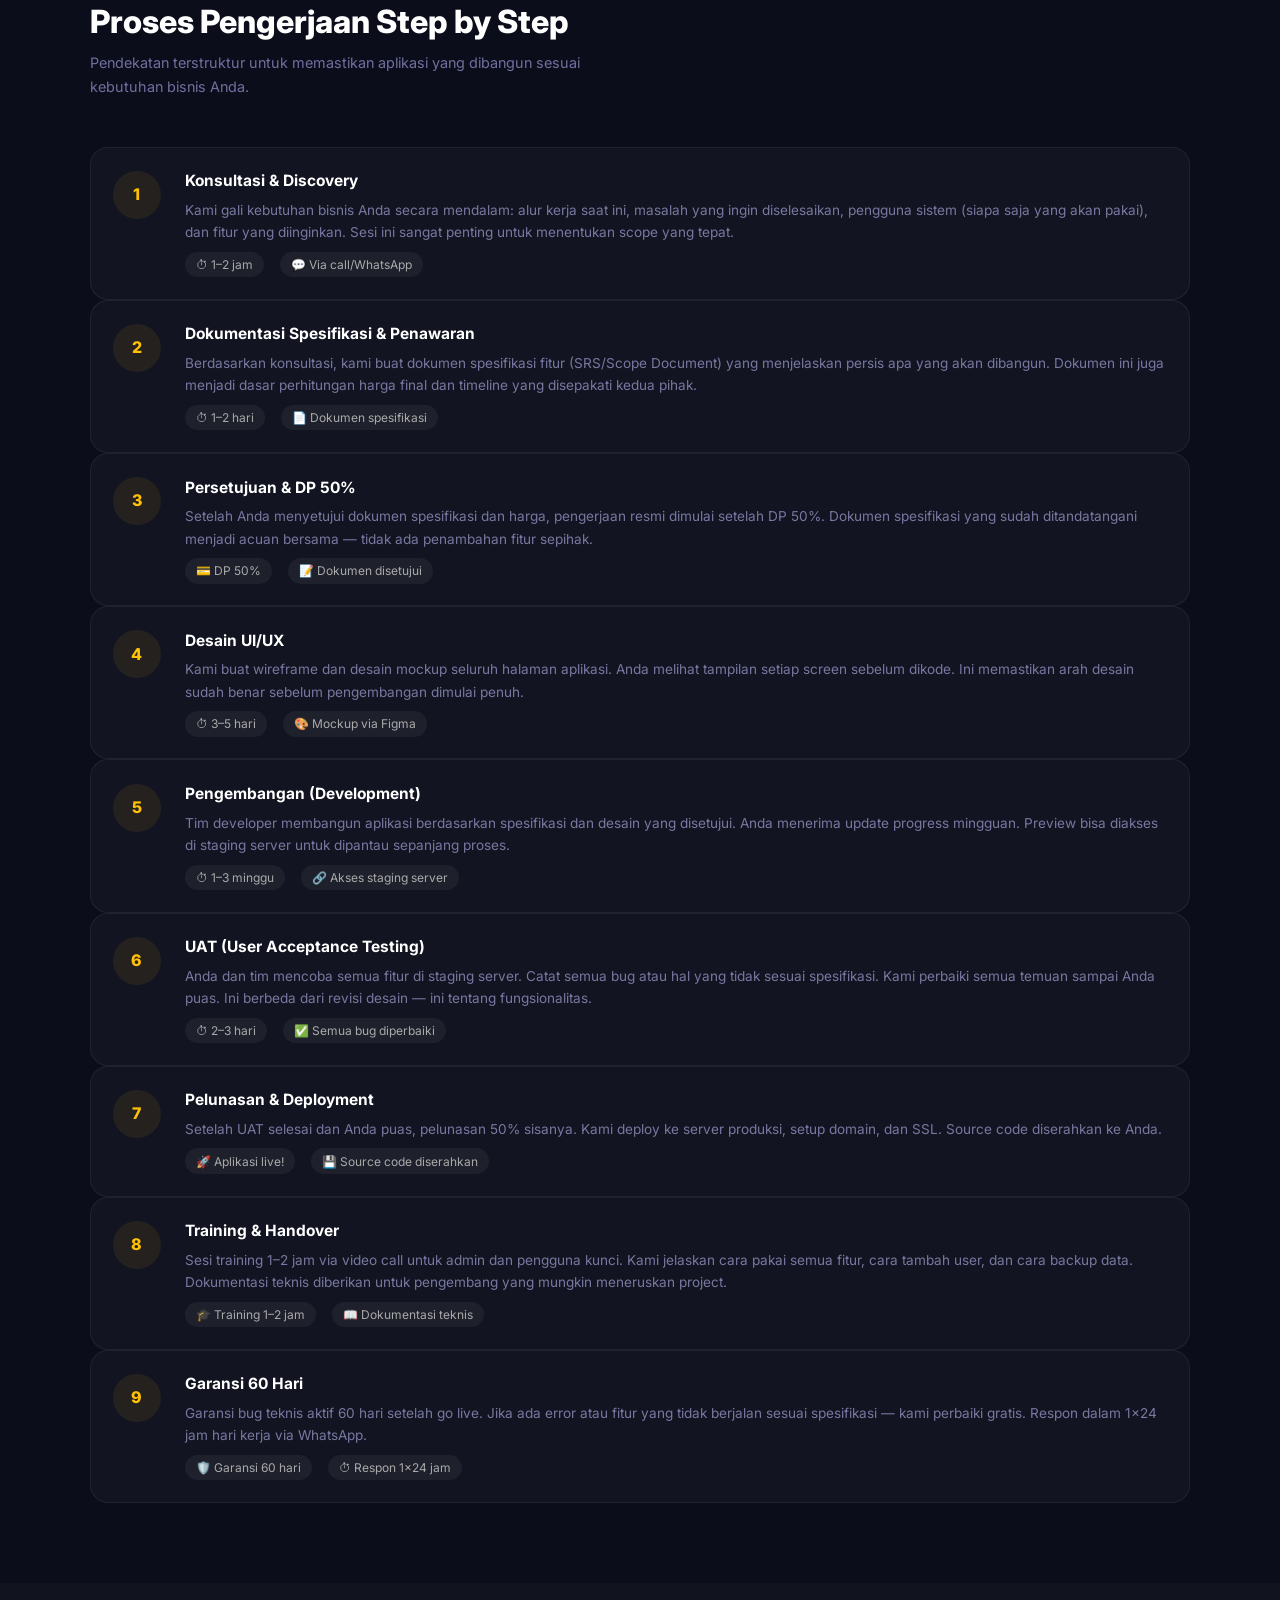
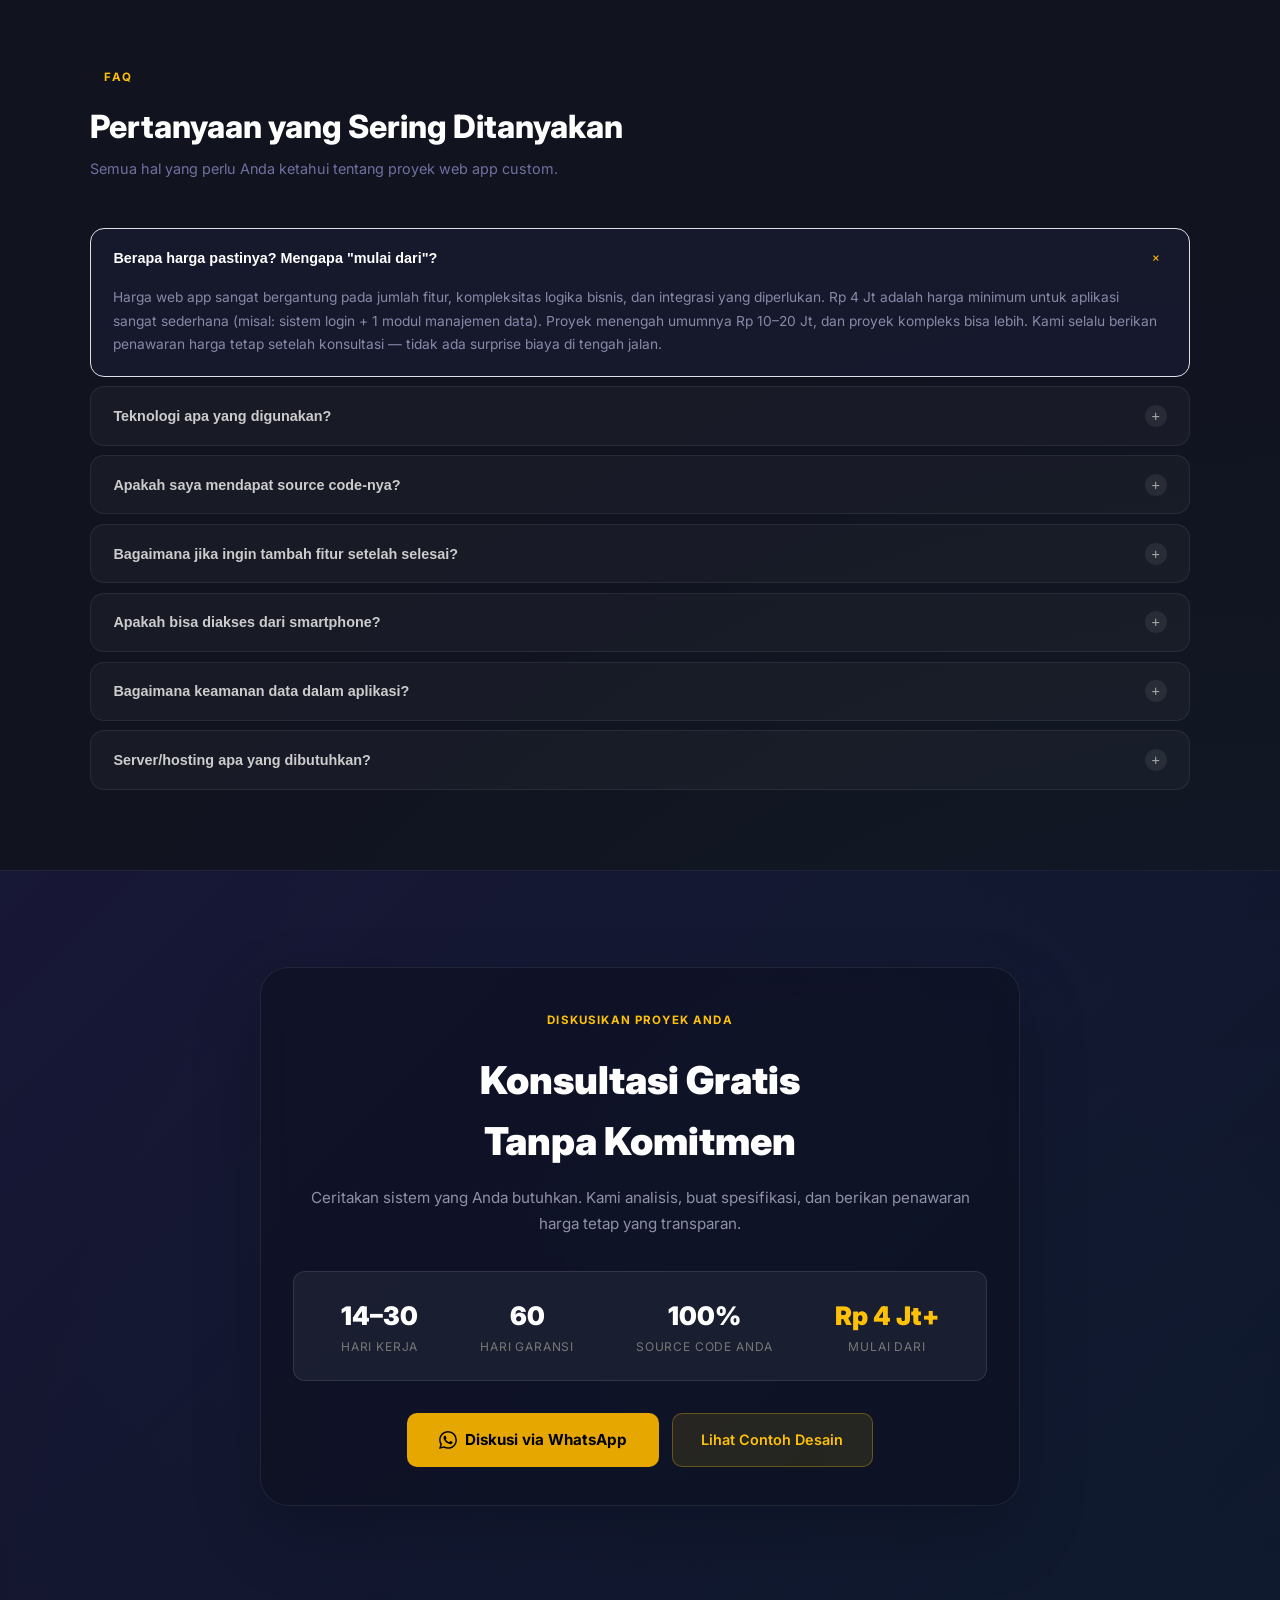
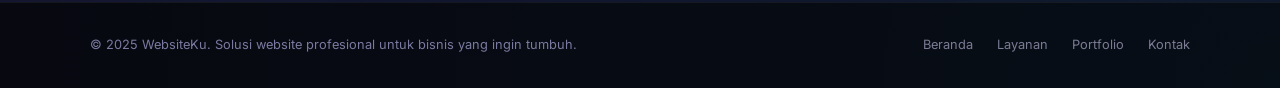
<file: dashboard.html>
<!DOCTYPE html>
<html lang="id">
<head>
  <meta charset="UTF-8" />
  <meta name="viewport" content="width=device-width, initial-scale=1.0" />
  <title>Jasa Dashboard & Web App Custom — WebsiteKu</title>
  <meta name="description" content="Jasa pembuatan Dashboard Admin dan Web App Custom profesional. Sistem login, grafik analitik, manajemen data. Mulai Rp 4 Jt." />
  <link rel="preconnect" href="https://fonts.googleapis.com" />
  <link rel="preconnect" href="https://fonts.gstatic.com" crossorigin />
  <link href="https://fonts.googleapis.com/css2?family=Inter:wght@300;400;500;600;700;800;900&display=swap" rel="stylesheet" />
  <link rel="stylesheet" href="layanan.css" />
  <style>:root{--accent:#FFC107;--accent-glow:rgba(255,193,7,.15)}</style>
</head>
<body>

<nav class="l-nav">
  <div class="l-nav-inner">
    <a href="index.html" class="l-nav-back">
      <svg width="16" height="16" viewBox="0 0 24 24" fill="none" stroke="currentColor" stroke-width="2"><polyline points="15 18 9 12 15 6"/></svg>
      Kembali ke Beranda
    </a>
    <img src="assets/websiteku-logo.png" alt="WebsiteKu" class="l-nav-logo" />
    <a href="#pesan" class="l-nav-cta" style="background:#E6A800">
      <svg width="14" height="14" viewBox="0 0 24 24" fill="none" stroke="currentColor" stroke-width="2.5"><path d="M22 16.92v3a2 2 0 0 1-2.18 2 19.79 19.79 0 0 1-8.63-3.07A19.5 19.5 0 0 1 4.69 12 19.79 19.79 0 0 1 1.61 3.38 2 2 0 0 1 3.6 1.21h3a2 2 0 0 1 2 1.72c.127.96.361 1.903.7 2.81a2 2 0 0 1-.45 2.11L7.91 8.96a16 16 0 0 0 6 6l.97-.97a2 2 0 0 1 2.11-.45c.907.339 1.85.573 2.81.7a2 2 0 0 1 1.72 2.02z"/></svg>
      <span>Konsultasi Gratis</span>
    </a>
  </div>
</nav>

<section class="l-hero">
  <div class="l-hero-inner">
    <div class="l-breadcrumb">
      <a href="index.html">WebsiteKu</a><span>›</span><span>Layanan</span><span>›</span><span style="color:#ccc">Dashboard & Web App</span>
    </div>
    <div class="l-hero-tag" style="--accent:#FFC107">
      <svg width="12" height="12" viewBox="0 0 24 24" fill="none" stroke="currentColor" stroke-width="2.5"><rect x="3" y="3" width="18" height="18" rx="2"/><path d="M3 9h18M9 21V9"/></svg>
      Layanan Kami
    </div>
    <h1>Dashboard & <span style="color:#FFC107">Web App Custom</span></h1>
    <p class="l-hero-sub">Sistem manajemen bisnis berbasis web yang dibuat khusus sesuai alur kerja Anda. Bukan template generik — dibangun dari nol untuk kebutuhan spesifik bisnis Anda.</p>
    <div class="l-hero-pills">
      <span class="l-pill"><span class="pi" style="color:#FFC107">⏱</span> 14–30 hari kerja</span>
      <span class="l-pill"><span class="pi" style="color:#FFC107">🔐</span> Sistem login</span>
      <span class="l-pill"><span class="pi" style="color:#FFC107">📊</span> Grafik & analitik</span>
      <span class="l-pill"><span class="pi" style="color:#FFC107">⚙️</span> Manajemen data</span>
      <span class="l-pill"><span class="pi" style="color:#FFC107">📋</span> Export laporan</span>
    </div>
    <div class="l-hero-price" style="color:#fff">Mulai Rp 4 Jt <span>/ proyek</span></div>
    <div class="l-trial-note">
      <div class="l-trial-note-icon">💡</div>
      <div class="l-trial-note-body">
        <strong>Konsultasi dulu gratis, tanpa komitmen</strong>
        <p>Untuk proyek web app, kami selalu mulai dari diskusi scope dan fitur. Harga final transparan sebelum pengerjaan dimulai. Tidak ada biaya tersembunyi. <a href="index.html#harga">Lihat sistem bertahap →</a></p>
      </div>
    </div>
    <div class="l-hero-btns">
      <a href="#pesan" class="l-btn-primary" style="background:#E6A800;color:#000">Konsultasi Sekarang</a>
      <a href="#proses" class="l-btn-wa" style="background:rgba(255,193,7,.1);color:#FFC107;border-color:rgba(255,193,7,.3)">Lihat Prosesnya</a>
    </div>
  </div>
</section>

<section class="l-section alt">
  <div class="l-container">
    <div class="l-sec-label" style="--accent:#FFC107">Untuk Siapa?</div>
    <h2 class="l-sec-title">Dashboard / Web App Ini Cocok Untuk</h2>
    <p class="l-sec-sub">Ideal untuk bisnis yang butuh sistem digital khusus — bukan sekadar website informasi, tapi aplikasi yang membantu operasional sehari-hari.</p>
    <div class="l-grid">
      <div class="l-card"><div class="l-card-icon">🏭</div><div class="l-card-title">Manajemen Inventori</div><div class="l-card-text">Bisnis yang butuh sistem stok barang, kelola gudang, tracking masuk-keluar produk, dan laporan inventori otomatis.</div></div>
      <div class="l-card"><div class="l-card-icon">👥</div><div class="l-card-title">Manajemen Karyawan / HR</div><div class="l-card-text">Sistem absensi, cuti, penggajian, evaluasi kinerja, atau portal karyawan yang terhubung ke seluruh tim.</div></div>
      <div class="l-card"><div class="l-card-icon">📅</div><div class="l-card-title">Sistem Booking & Jadwal</div><div class="l-card-text">Klinik, salon, gym, atau jasa yang butuh sistem booking online, manajemen jadwal, dan konfirmasi otomatis.</div></div>
      <div class="l-card"><div class="l-card-icon">📈</div><div class="l-card-title">Dashboard Analitik Bisnis</div><div class="l-card-text">Pemilik bisnis yang ingin data penjualan, keuangan, atau performa tim dalam satu layar yang mudah dibaca.</div></div>
      <div class="l-card"><div class="l-card-icon">🎓</div><div class="l-card-title">Platform E-Learning</div><div class="l-card-text">Lembaga kursus atau trainer yang ingin sistem manajemen siswa, konten video, kuis, dan sertifikat digital.</div></div>
      <div class="l-card"><div class="l-card-icon">🏗️</div><div class="l-card-title">Manajemen Proyek / CRM</div><div class="l-card-text">Tim atau agensi yang butuh sistem kelola klien, pantau progress proyek, dan komunikasi internal dalam satu platform.</div></div>
    </div>
  </div>
</section>

<section class="l-section">
  <div class="l-container">
    <div class="l-sec-label" style="--accent:#FFC107">Yang Anda Dapat</div>
    <h2 class="l-sec-title">Yang Termasuk dalam Harga</h2>
    <p class="l-sec-sub">Harga bervariasi tergantung kompleksitas fitur. Ini adalah komponen standar yang selalu kami sertakan.</p>
    <ul class="l-list yes">
      <li><span class="ico">✅</span><span class="lbl">Analisis kebutuhan & dokumentasi spesifikasi fitur</span></li>
      <li><span class="ico">✅</span><span class="lbl">Desain UI/UX kustom yang intuitif dan profesional</span></li>
      <li><span class="ico">✅</span><span class="lbl">Sistem autentikasi (login, register, lupa password)</span></li>
      <li><span class="ico">✅</span><span class="lbl">Manajemen role & permission (admin, user, dll)</span></li>
      <li><span class="ico">✅</span><span class="lbl">Dashboard utama dengan grafik & ringkasan data</span></li>
      <li><span class="ico">✅</span><span class="lbl">Modul CRUD (tambah, lihat, edit, hapus data)</span></li>
      <li><span class="ico">✅</span><span class="lbl">Tabel data dengan filter, sort, dan pencarian</span></li>
      <li><span class="ico">✅</span><span class="lbl">Export data ke Excel / PDF</span></li>
      <li><span class="ico">✅</span><span class="lbl">Desain responsif (desktop & tablet)</span></li>
      <li><span class="ico">✅</span><span class="lbl">SSL certificate & keamanan dasar (CSRF, XSS protection)</span></li>
      <li><span class="ico">✅</span><span class="lbl">Domain + Hosting sesuai kebutuhan aplikasi</span></li>
      <li><span class="ico">✅</span><span class="lbl">Testing & QA sebelum serah terima</span></li>
      <li><span class="ico">✅</span><span class="lbl">Dokumentasi teknis singkat</span></li>
      <li><span class="ico">✅</span><span class="lbl">Training penggunaan sistem (1 sesi via video call)</span></li>
      <li><span class="ico">✅</span><span class="lbl">Garansi bug teknis 60 hari setelah launch</span></li>
      <li><span class="ico">✅</span><span class="lbl">Source code diserahkan ke Anda</span></li>
    </ul>
  </div>
</section>

<section class="l-section alt">
  <div class="l-container">
    <div class="l-sec-label" style="--accent:#FFC107">Yang Perlu Diketahui</div>
    <h2 class="l-sec-title">Yang Tidak Termasuk dalam Harga</h2>
    <p class="l-sec-sub">Transparansi penting agar scope proyek jelas dari awal dan tidak ada perubahan harga di tengah jalan.</p>
    <ul class="l-list no">
      <li><span class="ico">✗</span><span class="lbl">Aplikasi mobile native (Android/iOS) <span class="note">layanan terpisah</span></span></li>
      <li><span class="ico">✗</span><span class="lbl">Fitur yang tidak ada dalam spesifikasi awal <span class="note">akan di-scope dan hargai terpisah</span></span></li>
      <li><span class="ico">✗</span><span class="lbl">Server VPS/dedicated <span class="note">shared hosting cukup untuk awal; VPS tersedia add-on</span></span></li>
      <li><span class="ico">✗</span><span class="lbl">Maintenance setelah masa garansi 60 hari <span class="note">tersedia paket maintenance</span></span></li>
      <li><span class="ico">✗</span><span class="lbl">Integrasi pihak ketiga yang tidak disebutkan di scope awal</span></li>
      <li><span class="ico">✗</span><span class="lbl">Data dummy / konten awal <span class="note">Anda menyiapkan data untuk diimport</span></span></li>
      <li><span class="ico">✗</span><span class="lbl">Pelatihan untuk lebih dari 5 orang pengguna <span class="note">bisa dijadwalkan tambahan</span></span></li>
      <li><span class="ico">✗</span><span class="lbl">Perubahan desain/fitur setelah scope disetujui <span class="note">change request dikenakan biaya tambahan</span></span></li>
    </ul>
    <div style="margin-top:2rem;background:rgba(255,193,7,.06);border:1px solid rgba(255,193,7,.2);border-radius:12px;padding:1.5rem">
      <div style="font-size:.85rem;font-weight:700;color:#FFC107;margin-bottom:.5rem">⚠️ Penting: Harga Berdasarkan Scope</div>
      <div style="font-size:.85rem;color:#9090A8;line-height:1.7">Proyek web app diharga berdasarkan jumlah dan kompleksitas fitur. Harga Rp 4 Jt adalah titik awal untuk aplikasi sederhana. Sebelum pengerjaan, kami membuat dokumen spesifikasi yang berisi daftar fitur persis dan harga final yang disepakati bersama. Tidak ada kejutan biaya setelah proyek berjalan.</div>
    </div>
  </div>
</section>

<section class="l-section" id="proses">
  <div class="l-container">
    <div class="l-sec-label" style="--accent:#FFC107">Cara Kerja</div>
    <h2 class="l-sec-title">Proses Pengerjaan Step by Step</h2>
    <p class="l-sec-sub">Pendekatan terstruktur untuk memastikan aplikasi yang dibangun sesuai kebutuhan bisnis Anda.</p>
    <div class="l-steps">
      <div class="l-step">
        <div class="l-step-num" style="border-color:rgba(255,193,7,.4);color:#FFC107;background:rgba(255,193,7,.08)">1</div>
        <div><div class="l-step-title">Konsultasi & Discovery</div><div class="l-step-text">Kami gali kebutuhan bisnis Anda secara mendalam: alur kerja saat ini, masalah yang ingin diselesaikan, pengguna sistem (siapa saja yang akan pakai), dan fitur yang diinginkan. Sesi ini sangat penting untuk menentukan scope yang tepat.</div><div class="l-step-meta"><span class="l-step-tag">⏱ 1–2 jam</span><span class="l-step-tag">💬 Via call/WhatsApp</span></div></div>
      </div>
      <div class="l-step">
        <div class="l-step-num" style="border-color:rgba(255,193,7,.4);color:#FFC107;background:rgba(255,193,7,.08)">2</div>
        <div><div class="l-step-title">Dokumentasi Spesifikasi & Penawaran</div><div class="l-step-text">Berdasarkan konsultasi, kami buat dokumen spesifikasi fitur (SRS/Scope Document) yang menjelaskan persis apa yang akan dibangun. Dokumen ini juga menjadi dasar perhitungan harga final dan timeline yang disepakati kedua pihak.</div><div class="l-step-meta"><span class="l-step-tag">⏱ 1–2 hari</span><span class="l-step-tag">📄 Dokumen spesifikasi</span></div></div>
      </div>
      <div class="l-step">
        <div class="l-step-num" style="border-color:rgba(255,193,7,.4);color:#FFC107;background:rgba(255,193,7,.08)">3</div>
        <div><div class="l-step-title">Persetujuan & DP 50%</div><div class="l-step-text">Setelah Anda menyetujui dokumen spesifikasi dan harga, pengerjaan resmi dimulai setelah DP 50%. Dokumen spesifikasi yang sudah ditandatangani menjadi acuan bersama — tidak ada penambahan fitur sepihak.</div><div class="l-step-meta"><span class="l-step-tag">💳 DP 50%</span><span class="l-step-tag">📝 Dokumen disetujui</span></div></div>
      </div>
      <div class="l-step">
        <div class="l-step-num" style="border-color:rgba(255,193,7,.4);color:#FFC107;background:rgba(255,193,7,.08)">4</div>
        <div><div class="l-step-title">Desain UI/UX</div><div class="l-step-text">Kami buat wireframe dan desain mockup seluruh halaman aplikasi. Anda melihat tampilan setiap screen sebelum dikode. Ini memastikan arah desain sudah benar sebelum pengembangan dimulai penuh.</div><div class="l-step-meta"><span class="l-step-tag">⏱ 3–5 hari</span><span class="l-step-tag">🎨 Mockup via Figma</span></div></div>
      </div>
      <div class="l-step">
        <div class="l-step-num" style="border-color:rgba(255,193,7,.4);color:#FFC107;background:rgba(255,193,7,.08)">5</div>
        <div><div class="l-step-title">Pengembangan (Development)</div><div class="l-step-text">Tim developer membangun aplikasi berdasarkan spesifikasi dan desain yang disetujui. Anda menerima update progress mingguan. Preview bisa diakses di staging server untuk dipantau sepanjang proses.</div><div class="l-step-meta"><span class="l-step-tag">⏱ 1–3 minggu</span><span class="l-step-tag">🔗 Akses staging server</span></div></div>
      </div>
      <div class="l-step">
        <div class="l-step-num" style="border-color:rgba(255,193,7,.4);color:#FFC107;background:rgba(255,193,7,.08)">6</div>
        <div><div class="l-step-title">UAT (User Acceptance Testing)</div><div class="l-step-text">Anda dan tim mencoba semua fitur di staging server. Catat semua bug atau hal yang tidak sesuai spesifikasi. Kami perbaiki semua temuan sampai Anda puas. Ini berbeda dari revisi desain — ini tentang fungsionalitas.</div><div class="l-step-meta"><span class="l-step-tag">⏱ 2–3 hari</span><span class="l-step-tag">✅ Semua bug diperbaiki</span></div></div>
      </div>
      <div class="l-step">
        <div class="l-step-num" style="border-color:rgba(255,193,7,.4);color:#FFC107;background:rgba(255,193,7,.08)">7</div>
        <div><div class="l-step-title">Pelunasan & Deployment</div><div class="l-step-text">Setelah UAT selesai dan Anda puas, pelunasan 50% sisanya. Kami deploy ke server produksi, setup domain, dan SSL. Source code diserahkan ke Anda.</div><div class="l-step-meta"><span class="l-step-tag">🚀 Aplikasi live!</span><span class="l-step-tag">💾 Source code diserahkan</span></div></div>
      </div>
      <div class="l-step">
        <div class="l-step-num" style="border-color:rgba(255,193,7,.4);color:#FFC107;background:rgba(255,193,7,.08)">8</div>
        <div><div class="l-step-title">Training & Handover</div><div class="l-step-text">Sesi training 1–2 jam via video call untuk admin dan pengguna kunci. Kami jelaskan cara pakai semua fitur, cara tambah user, dan cara backup data. Dokumentasi teknis diberikan untuk pengembang yang mungkin meneruskan project.</div><div class="l-step-meta"><span class="l-step-tag">🎓 Training 1–2 jam</span><span class="l-step-tag">📖 Dokumentasi teknis</span></div></div>
      </div>
      <div class="l-step">
        <div class="l-step-num" style="border-color:rgba(255,193,7,.4);color:#FFC107;background:rgba(255,193,7,.08)">9</div>
        <div><div class="l-step-title">Garansi 60 Hari</div><div class="l-step-text">Garansi bug teknis aktif 60 hari setelah go live. Jika ada error atau fitur yang tidak berjalan sesuai spesifikasi — kami perbaiki gratis. Respon dalam 1×24 jam hari kerja via WhatsApp.</div><div class="l-step-meta"><span class="l-step-tag">🛡️ Garansi 60 hari</span><span class="l-step-tag">⏱ Respon 1×24 jam</span></div></div>
      </div>
    </div>
  </div>
</section>

<section class="l-section alt">
  <div class="l-container">
    <div class="l-sec-label" style="--accent:#FFC107">FAQ</div>
    <h2 class="l-sec-title">Pertanyaan yang Sering Ditanyakan</h2>
    <p class="l-sec-sub">Semua hal yang perlu Anda ketahui tentang proyek web app custom.</p>
    <div class="l-faq">
      <div class="l-faq-item open">
        <button class="l-faq-btn"><span class="l-faq-q">Berapa harga pastinya? Mengapa "mulai dari"?</span><span class="l-faq-icon">+</span></button>
        <div class="l-faq-a">Harga web app sangat bergantung pada jumlah fitur, kompleksitas logika bisnis, dan integrasi yang diperlukan. Rp 4 Jt adalah harga minimum untuk aplikasi sangat sederhana (misal: sistem login + 1 modul manajemen data). Proyek menengah umumnya Rp 10–20 Jt, dan proyek kompleks bisa lebih. Kami selalu berikan penawaran harga tetap setelah konsultasi — tidak ada surprise biaya di tengah jalan.</div>
      </div>
      <div class="l-faq-item">
        <button class="l-faq-btn"><span class="l-faq-q">Teknologi apa yang digunakan?</span><span class="l-faq-icon">+</span></button>
        <div class="l-faq-a">Kami menggunakan stack modern yang proven dan mudah dikembangkan: Laravel (PHP) atau Node.js untuk backend, MySQL/PostgreSQL untuk database, React atau Vue.js untuk frontend (tergantung kebutuhan). Pilihan teknologi disesuaikan agar proyek Anda mudah dimaintain dan dikembangkan oleh developer lain di masa depan.</div>
      </div>
      <div class="l-faq-item">
        <button class="l-faq-btn"><span class="l-faq-q">Apakah saya mendapat source code-nya?</span><span class="l-faq-icon">+</span></button>
        <div class="l-faq-a">Ya, source code sepenuhnya diserahkan ke Anda setelah pelunasan. Anda bebas mengembangkan, memodifikasi, atau menyerahkan ke developer lain. Tidak ada "lock-in" ke kami.</div>
      </div>
      <div class="l-faq-item">
        <button class="l-faq-btn"><span class="l-faq-q">Bagaimana jika ingin tambah fitur setelah selesai?</span><span class="l-faq-icon">+</span></button>
        <div class="l-faq-a">Fitur tambahan bisa dikerjakan sebagai proyek terpisah dengan estimasi harga dan waktu baru. Klien lama mendapatkan prioritas antrean dan tarif lebih baik. Sistem kami dibangun dengan arsitektur yang mudah dikembangkan untuk kebutuhan ini.</div>
      </div>
      <div class="l-faq-item">
        <button class="l-faq-btn"><span class="l-faq-q">Apakah bisa diakses dari smartphone?</span><span class="l-faq-icon">+</span></button>
        <div class="l-faq-a">Semua web app kami didesain responsif — bisa diakses via browser smartphone. Jika Anda butuh aplikasi mobile native (install dari Play Store/App Store), itu adalah layanan terpisah yang bisa kami diskusikan.</div>
      </div>
      <div class="l-faq-item">
        <button class="l-faq-btn"><span class="l-faq-q">Bagaimana keamanan data dalam aplikasi?</span><span class="l-faq-icon">+</span></button>
        <div class="l-faq-a">Kami menerapkan praktik keamanan standar: HTTPS/SSL, proteksi CSRF dan XSS, hashing password (bcrypt), validasi input, dan autentikasi token. Untuk aplikasi dengan data sensitif (keuangan, kesehatan), kami bisa tambahkan lapisan keamanan lebih seperti 2FA dan audit log.</div>
      </div>
      <div class="l-faq-item">
        <button class="l-faq-btn"><span class="l-faq-q">Server/hosting apa yang dibutuhkan?</span><span class="l-faq-icon">+</span></button>
        <div class="l-faq-a">Untuk aplikasi kecil-menengah, shared hosting sudah mencukupi (termasuk dalam paket). Untuk aplikasi dengan banyak pengguna atau perlu uptime tinggi, kami rekomendasikan VPS (mulai Rp 150 rb/bulan). Kami bantu setup server sesuai kebutuhan.</div>
      </div>
    </div>
  </div>
</section>

<section class="l-cta" id="pesan" style="--accent:#FFC107">
  <div class="l-cta-inner">
    <div class="l-sec-label" style="--accent:#FFC107;margin-bottom:1rem">Diskusikan Proyek Anda</div>
    <h2>Konsultasi Gratis<br>Tanpa Komitmen</h2>
    <p>Ceritakan sistem yang Anda butuhkan. Kami analisis, buat spesifikasi, dan berikan penawaran harga tetap yang transparan.</p>
    <div style="background:rgba(255,255,255,.05);border:1px solid rgba(255,255,255,.1);border-radius:12px;padding:1.5rem;margin-bottom:2rem;display:flex;justify-content:space-around;flex-wrap:wrap;gap:1rem">
      <div style="text-align:center"><div style="font-size:1.6rem;font-weight:900;color:#fff">14–30</div><div style="font-size:.75rem;color:#777;text-transform:uppercase;letter-spacing:.07em">Hari Kerja</div></div>
      <div style="text-align:center"><div style="font-size:1.6rem;font-weight:900;color:#fff">60</div><div style="font-size:.75rem;color:#777;text-transform:uppercase;letter-spacing:.07em">Hari Garansi</div></div>
      <div style="text-align:center"><div style="font-size:1.6rem;font-weight:900;color:#fff">100%</div><div style="font-size:.75rem;color:#777;text-transform:uppercase;letter-spacing:.07em">Source Code Anda</div></div>
      <div style="text-align:center"><div style="font-size:1.6rem;font-weight:900;color:#FFC107">Rp 4 Jt+</div><div style="font-size:.75rem;color:#777;text-transform:uppercase;letter-spacing:.07em">Mulai Dari</div></div>
    </div>
    <div class="l-hero-btns" style="justify-content:center">
      <a href="https://wa.me/6281234567890?text=Halo%20WebsiteKu!%20Saya%20tertarik%20membuat%20Dashboard%20%2F%20Web%20App%20Custom.%20Boleh%20konsultasi%20dulu%3F" target="_blank" class="l-btn-primary" style="background:#E6A800;color:#000">
        <svg width="18" height="18" viewBox="0 0 24 24" fill="currentColor"><path d="M17.472 14.382c-.297-.149-1.758-.867-2.03-.967-.273-.099-.471-.148-.67.15-.197.297-.767.966-.94 1.164-.173.199-.347.223-.644.075-.297-.15-1.255-.463-2.39-1.475-.883-.788-1.48-1.761-1.653-2.059-.173-.297-.018-.458.13-.606.134-.133.298-.347.446-.52.149-.174.198-.298.298-.497.099-.198.05-.371-.025-.52-.075-.149-.669-1.612-.916-2.207-.242-.579-.487-.5-.669-.51-.173-.008-.371-.01-.57-.01-.198 0-.52.074-.792.372-.272.297-1.04 1.016-1.04 2.479 0 1.462 1.065 2.875 1.213 3.074.149.198 2.096 3.2 5.077 4.487.709.306 1.262.489 1.694.625.712.227 1.36.195 1.871.118.571-.085 1.758-.719 2.006-1.413.248-.694.248-1.289.173-1.413-.074-.124-.272-.198-.57-.347m-5.421 7.403h-.004a9.87 9.87 0 01-5.031-1.378l-.361-.214-3.741.982.998-3.648-.235-.374a9.86 9.86 0 01-1.51-5.26c.001-5.45 4.436-9.884 9.888-9.884 2.64 0 5.122 1.03 6.988 2.898a9.825 9.825 0 012.893 6.994c-.003 5.45-4.437 9.884-9.885 9.884m8.413-18.297A11.815 11.815 0 0012.05 0C5.495 0 .16 5.335.157 11.892c0 2.096.547 4.142 1.588 5.945L.057 24l6.305-1.654a11.882 11.882 0 005.683 1.448h.005c6.554 0 11.89-5.335 11.893-11.893a11.821 11.821 0 00-3.48-8.413z"/></svg>
        Diskusi via WhatsApp
      </a>
      <a href="index.html#portfolio" class="l-btn-wa" style="background:rgba(255,193,7,.1);color:#FFC107;border-color:rgba(255,193,7,.3)">Lihat Contoh Desain</a>
    </div>
  </div>
</section>

<footer class="l-footer">
  <div class="l-footer-inner">
    <span class="l-footer-copy">© 2025 WebsiteKu. Solusi website profesional untuk bisnis yang ingin tumbuh.</span>
    <div class="l-footer-links">
      <a href="index.html">Beranda</a><a href="index.html#layanan">Layanan</a><a href="index.html#portfolio">Portfolio</a><a href="index.html#kontak">Kontak</a>
    </div>
  </div>
</footer>

<script>
document.querySelectorAll('.l-faq-btn').forEach(btn=>{
  btn.addEventListener('click',()=>{
    const item=btn.closest('.l-faq-item');
    const isOpen=item.classList.contains('open');
    document.querySelectorAll('.l-faq-item').forEach(i=>i.classList.remove('open'));
    if(!isOpen)item.classList.add('open');
  });
});
</script>
</body>
</html>
</file>
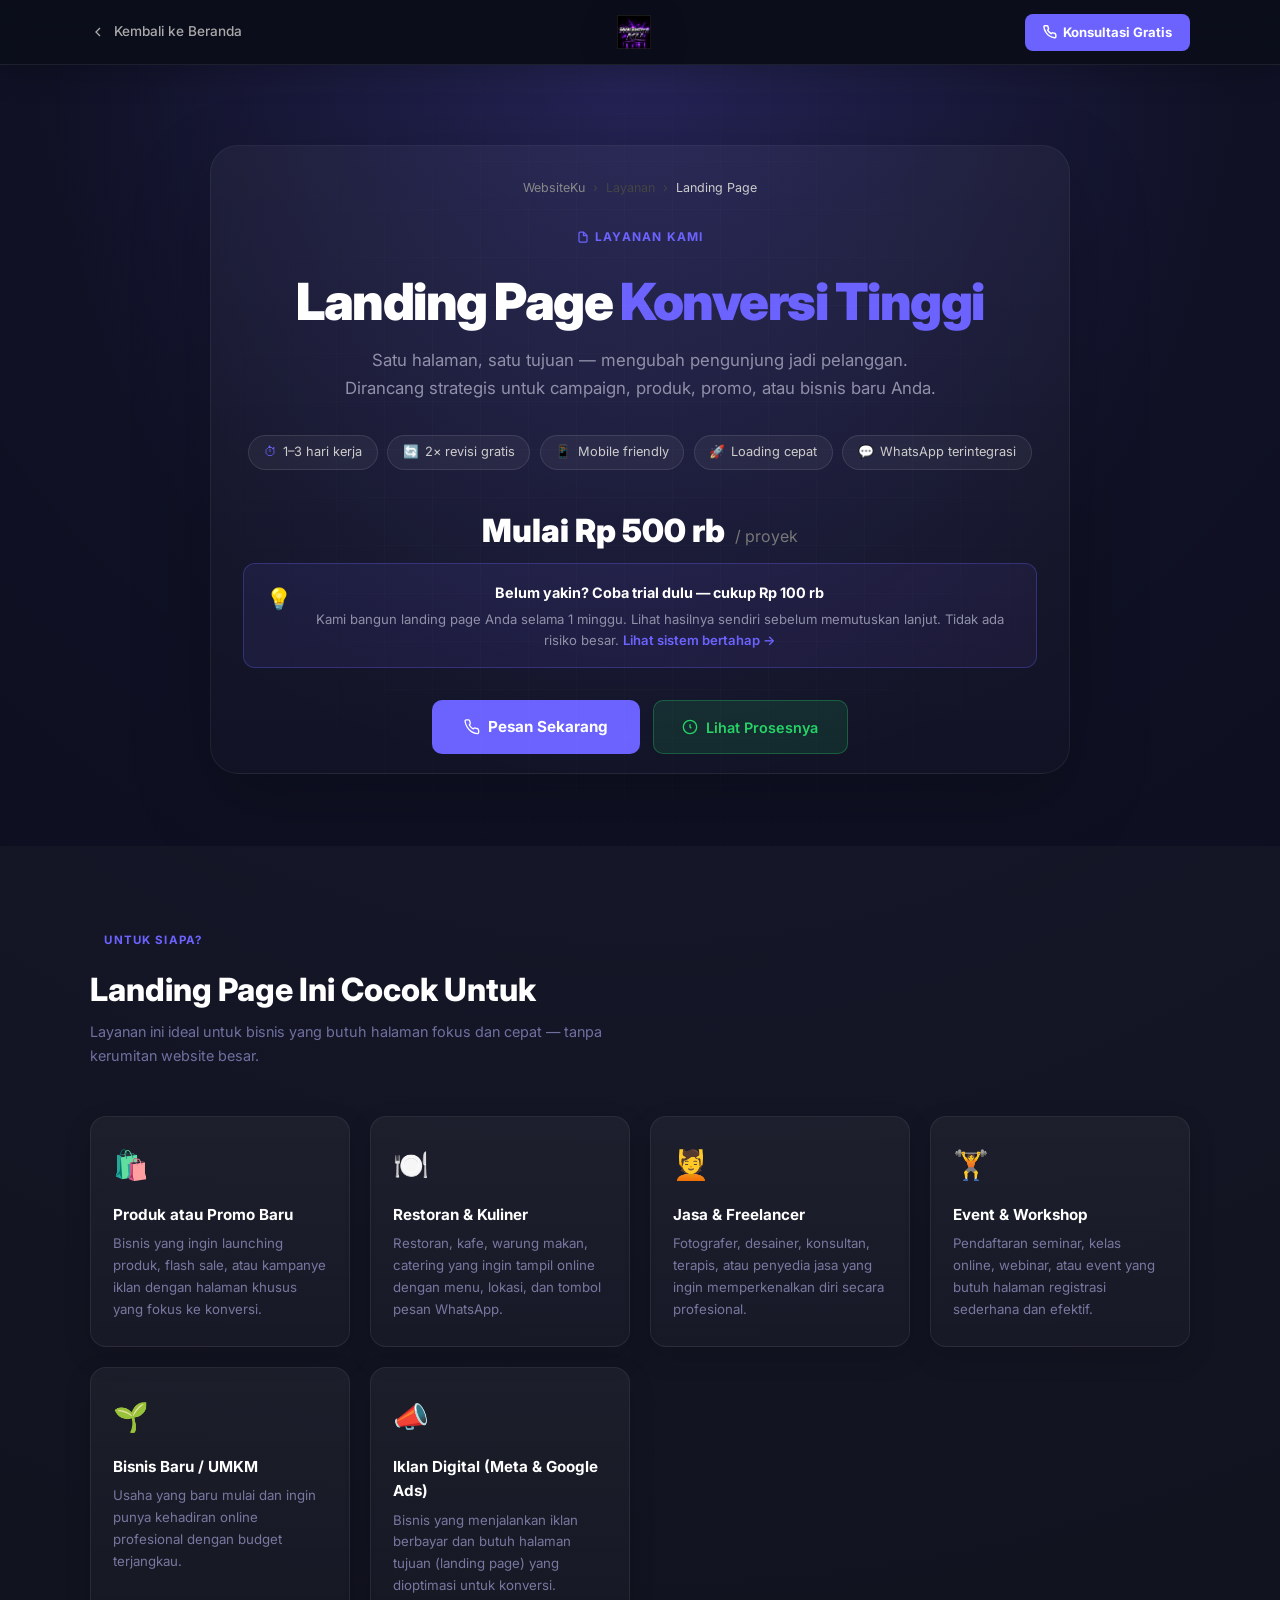
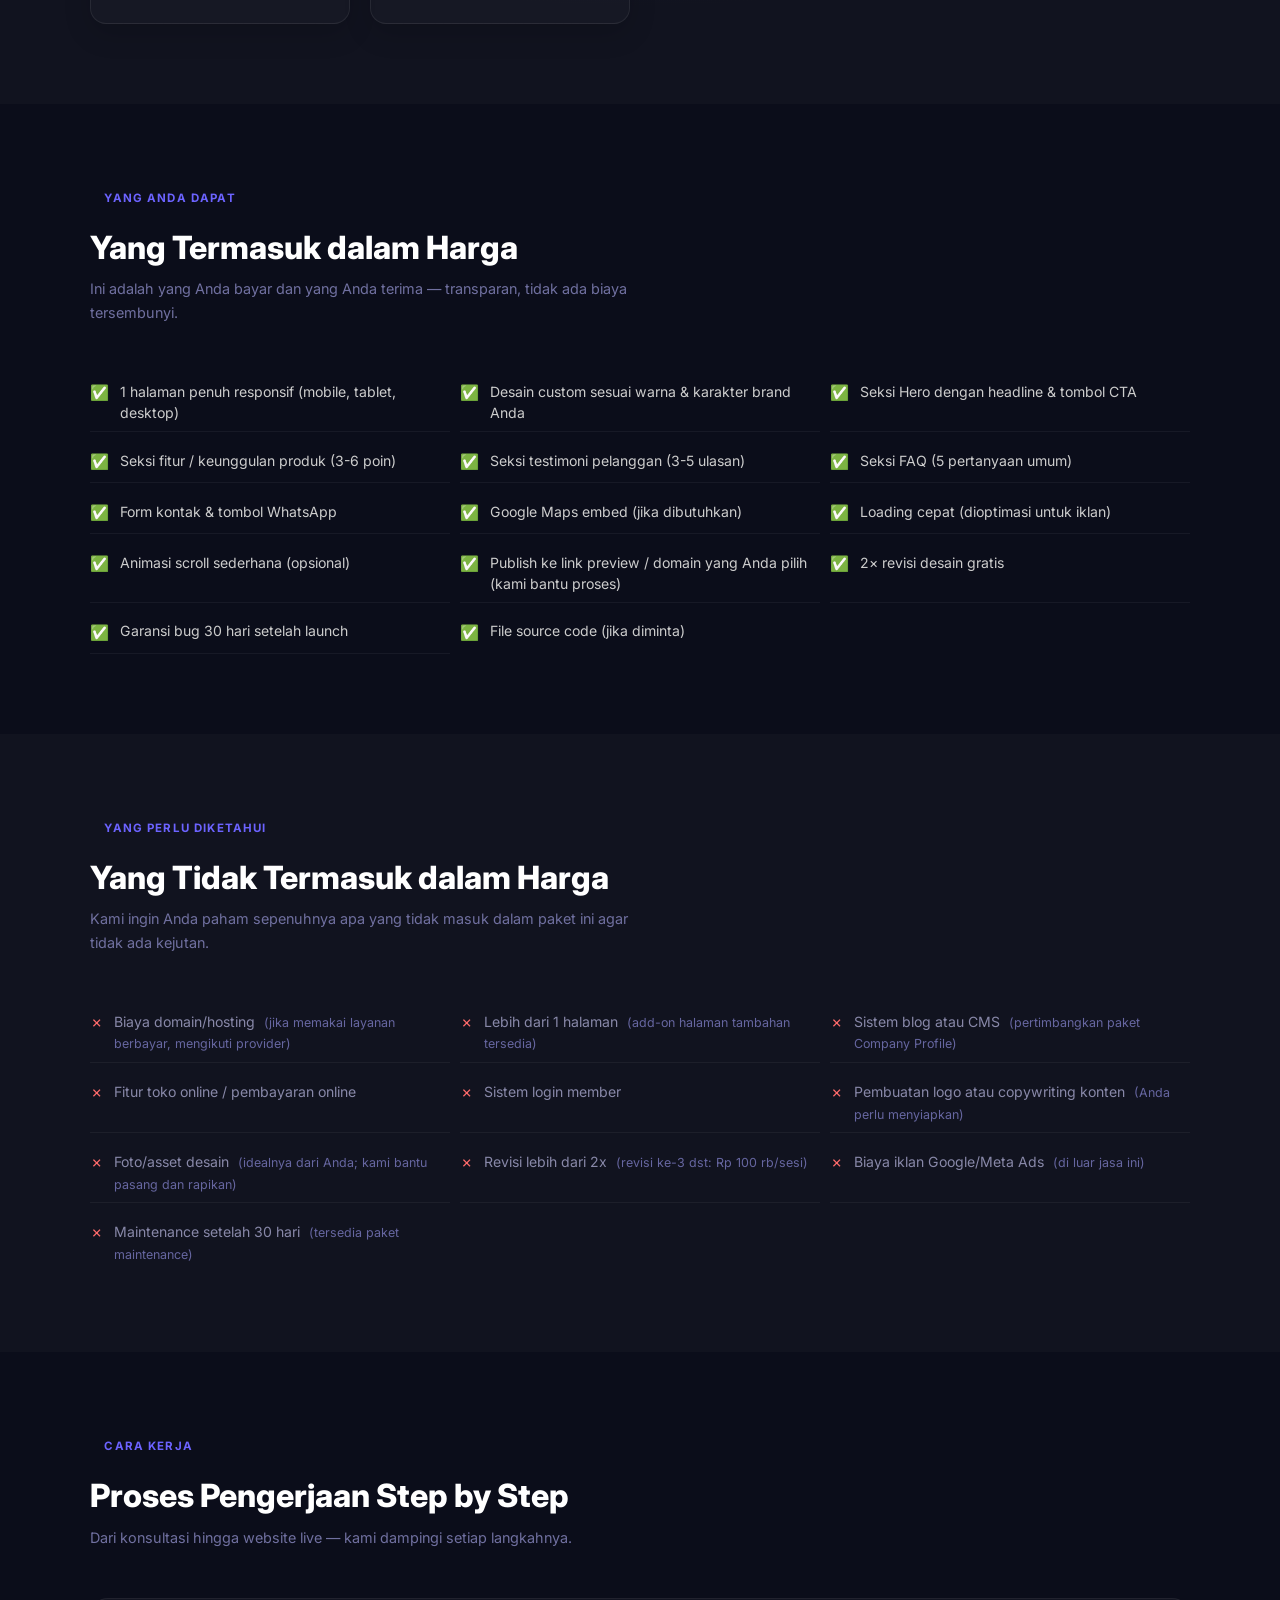
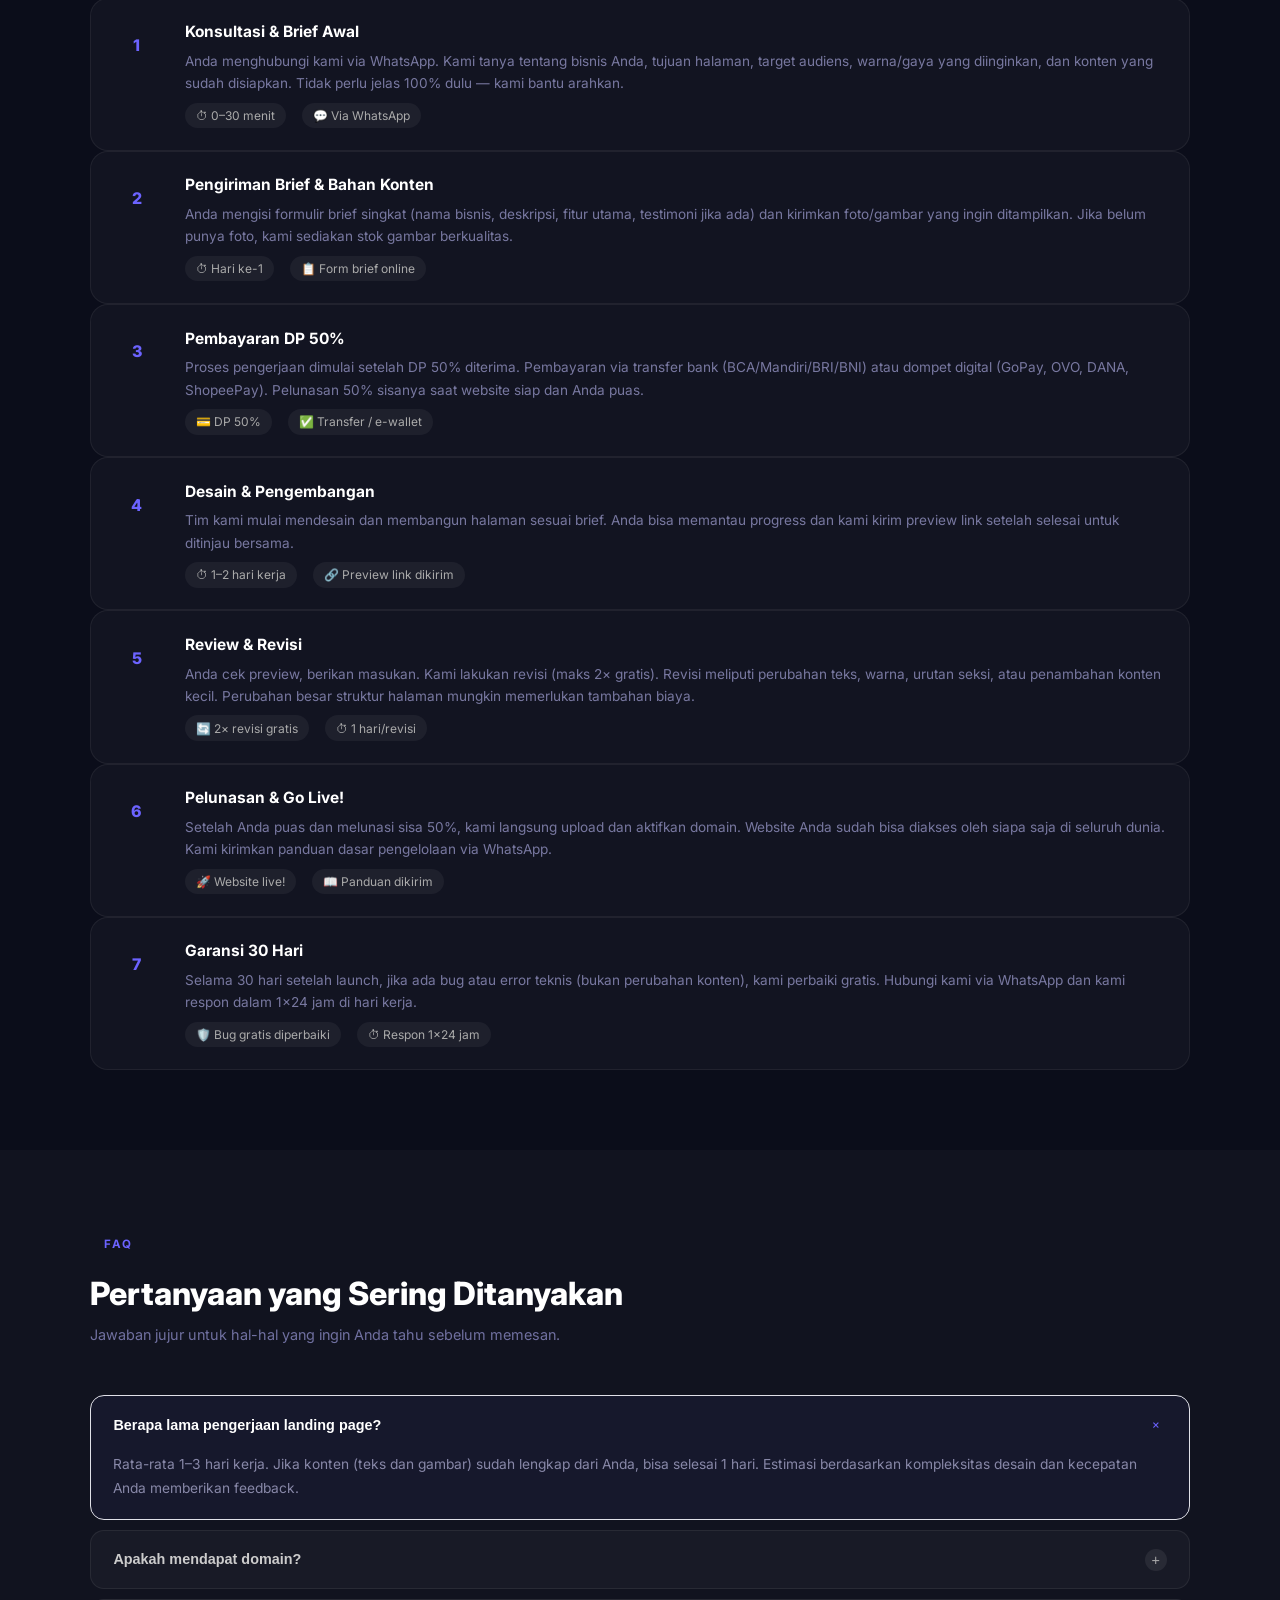
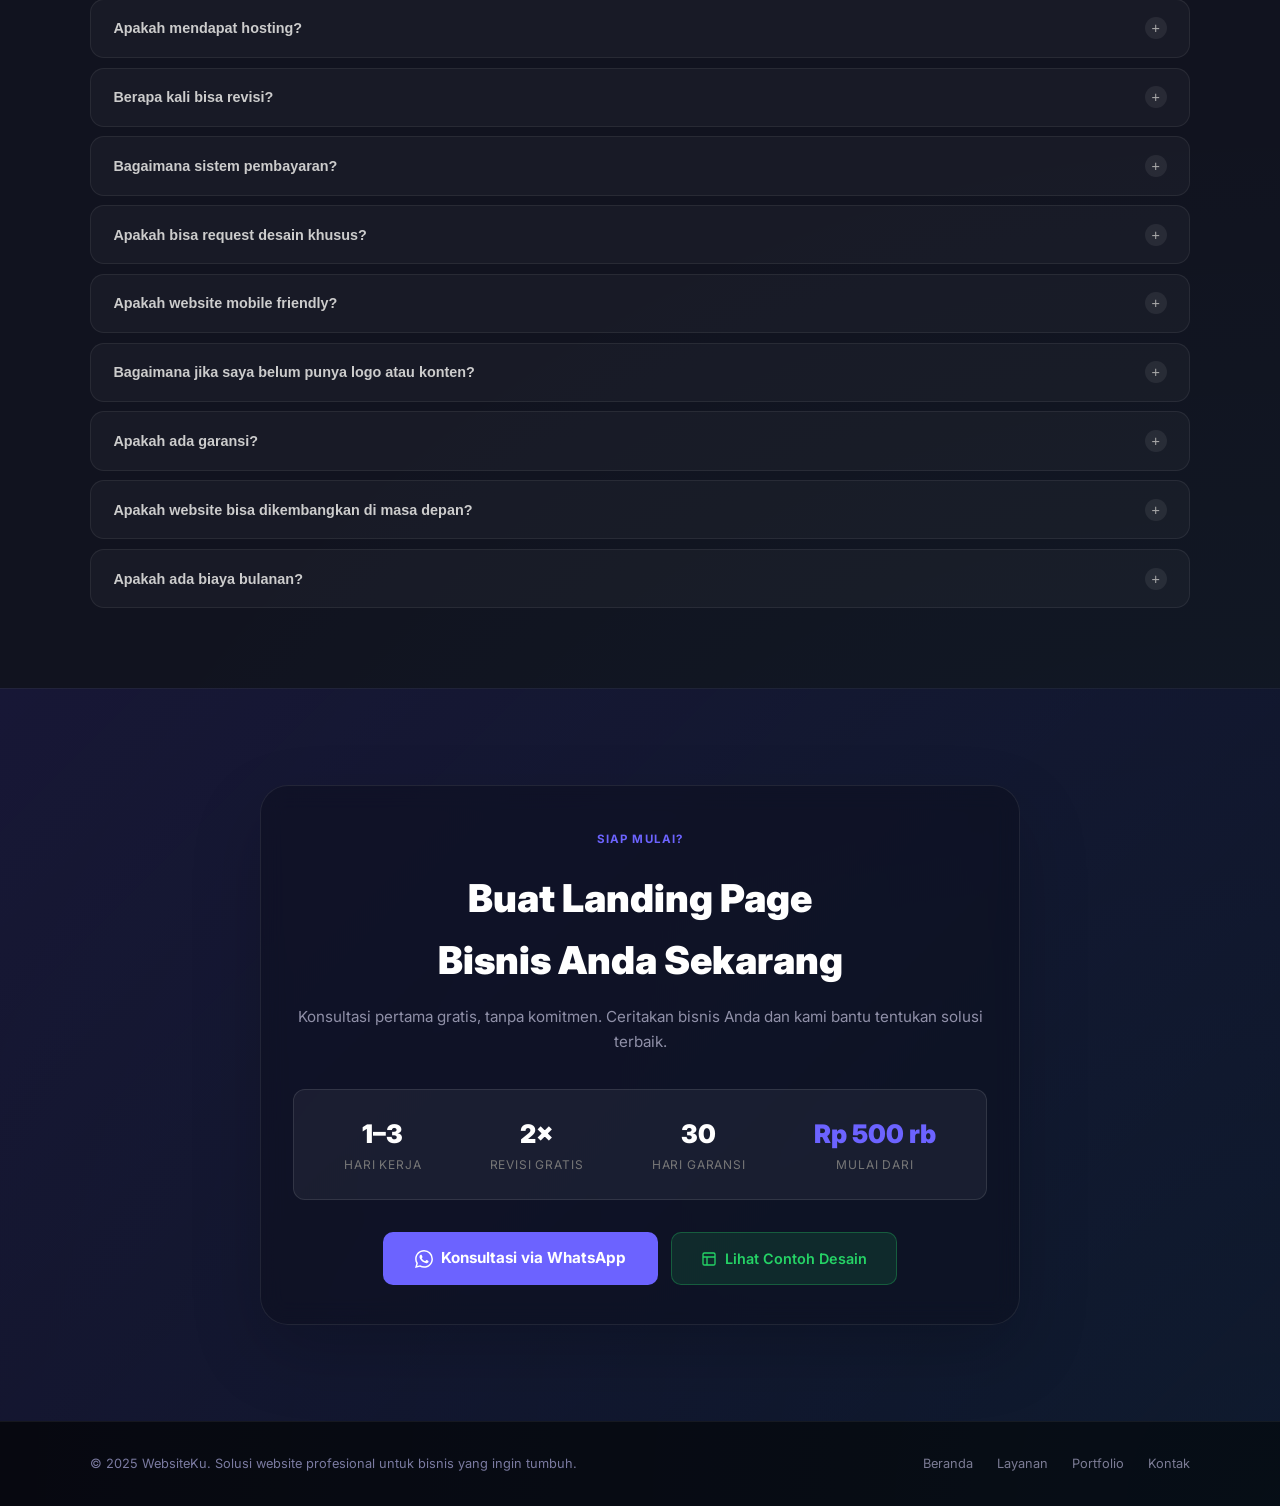
<file: landing-page.html>
<!DOCTYPE html>
<html lang="id">
<head>
  <meta charset="UTF-8" />
  <meta name="viewport" content="width=device-width, initial-scale=1.0" />
  <title>Jasa Landing Page — WebsiteKu</title>
  <meta name="description" content="Jasa pembuatan Landing Page profesional. Halaman tunggal yang dirancang untuk konversi maksimal. Coba trial Rp 100 rb, mulai dari Rp 500 rb." />
  <link rel="preconnect" href="https://fonts.googleapis.com" />
  <link rel="preconnect" href="https://fonts.gstatic.com" crossorigin />
  <link href="https://fonts.googleapis.com/css2?family=Inter:wght@300;400;500;600;700;800;900&display=swap" rel="stylesheet" />
  <link rel="stylesheet" href="layanan.css" />
  <style>:root{--accent:#6C63FF;--accent-glow:rgba(108,99,255,.2)}</style>
</head>
<body>

<!-- NAV -->
<nav class="l-nav">
  <div class="l-nav-inner">
    <a href="index.html" class="l-nav-back">
      <svg width="16" height="16" viewBox="0 0 24 24" fill="none" stroke="currentColor" stroke-width="2"><polyline points="15 18 9 12 15 6"/></svg>
      Kembali ke Beranda
    </a>
    <img src="assets/websiteku-logo.png" alt="WebsiteKu" class="l-nav-logo" />
    <a href="#pesan" class="l-nav-cta">
      <svg width="14" height="14" viewBox="0 0 24 24" fill="none" stroke="currentColor" stroke-width="2.5"><path d="M22 16.92v3a2 2 0 0 1-2.18 2 19.79 19.79 0 0 1-8.63-3.07A19.5 19.5 0 0 1 4.69 12 19.79 19.79 0 0 1 1.61 3.38 2 2 0 0 1 3.6 1.21h3a2 2 0 0 1 2 1.72c.127.96.361 1.903.7 2.81a2 2 0 0 1-.45 2.11L7.91 8.96a16 16 0 0 0 6 6l.97-.97a2 2 0 0 1 2.11-.45c.907.339 1.85.573 2.81.7a2 2 0 0 1 1.72 2.02z"/></svg>
      <span>Konsultasi Gratis</span>
    </a>
  </div>
</nav>

<!-- HERO -->
<section class="l-hero">
  <div class="l-hero-inner">
    <div class="l-breadcrumb">
      <a href="index.html">WebsiteKu</a>
      <span>›</span>
      <span>Layanan</span>
      <span>›</span>
      <span style="color:#ccc">Landing Page</span>
    </div>
    <div class="l-hero-tag">
      <svg width="12" height="12" viewBox="0 0 24 24" fill="none" stroke="currentColor" stroke-width="2.5"><path d="M13 2H6a2 2 0 0 0-2 2v16a2 2 0 0 0 2 2h12a2 2 0 0 0 2-2V9z"/><polyline points="13 2 13 9 20 9"/></svg>
      Layanan Kami
    </div>
    <h1>Landing Page <span>Konversi Tinggi</span></h1>
    <p class="l-hero-sub">Satu halaman, satu tujuan — mengubah pengunjung jadi pelanggan. Dirancang strategis untuk campaign, produk, promo, atau bisnis baru Anda.</p>
    <div class="l-hero-pills">
      <span class="l-pill"><span class="pi">⏱</span> 1–3 hari kerja</span>
      <span class="l-pill"><span class="pi">🔄</span> 2× revisi gratis</span>
      <span class="l-pill"><span class="pi">📱</span> Mobile friendly</span>
      <span class="l-pill"><span class="pi">🚀</span> Loading cepat</span>
      <span class="l-pill"><span class="pi">💬</span> WhatsApp terintegrasi</span>
    </div>
    <div class="l-hero-price">Mulai Rp 500 rb <span>/ proyek</span></div>
    <div class="l-trial-note">
      <div class="l-trial-note-icon">💡</div>
      <div class="l-trial-note-body">
        <strong>Belum yakin? Coba trial dulu — cukup Rp 100 rb</strong>
        <p>Kami bangun landing page Anda selama 1 minggu. Lihat hasilnya sendiri sebelum memutuskan lanjut. Tidak ada risiko besar. <a href="index.html#harga">Lihat sistem bertahap →</a></p>
      </div>
    </div>
    <div class="l-hero-btns">
      <a href="#pesan" class="l-btn-primary">
        <svg width="16" height="16" viewBox="0 0 24 24" fill="none" stroke="currentColor" stroke-width="2"><path d="M22 16.92v3a2 2 0 0 1-2.18 2 19.79 19.79 0 0 1-8.63-3.07A19.5 19.5 0 0 1 4.69 12 19.79 19.79 0 0 1 1.61 3.38 2 2 0 0 1 3.6 1.21h3a2 2 0 0 1 2 1.72c.127.96.361 1.903.7 2.81a2 2 0 0 1-.45 2.11L7.91 8.96a16 16 0 0 0 6 6l.97-.97a2 2 0 0 1 2.11-.45c.907.339 1.85.573 2.81.7a2 2 0 0 1 1.72 2.02z"/></svg>
        Pesan Sekarang
      </a>
      <a href="#proses" class="l-btn-wa">
        <svg width="16" height="16" viewBox="0 0 24 24" fill="none" stroke="currentColor" stroke-width="2"><circle cx="12" cy="12" r="10"/><polyline points="12 8 12 12 14 14"/></svg>
        Lihat Prosesnya
      </a>
    </div>
  </div>
</section>

<!-- COCOK UNTUK -->
<section class="l-section alt">
  <div class="l-container">
    <div class="l-sec-label">Untuk Siapa?</div>
    <h2 class="l-sec-title">Landing Page Ini Cocok Untuk</h2>
    <p class="l-sec-sub">Layanan ini ideal untuk bisnis yang butuh halaman fokus dan cepat — tanpa kerumitan website besar.</p>
    <div class="l-grid">
      <div class="l-card">
        <div class="l-card-icon">🛍️</div>
        <div class="l-card-title">Produk atau Promo Baru</div>
        <div class="l-card-text">Bisnis yang ingin launching produk, flash sale, atau kampanye iklan dengan halaman khusus yang fokus ke konversi.</div>
      </div>
      <div class="l-card">
        <div class="l-card-icon">🍽️</div>
        <div class="l-card-title">Restoran & Kuliner</div>
        <div class="l-card-text">Restoran, kafe, warung makan, catering yang ingin tampil online dengan menu, lokasi, dan tombol pesan WhatsApp.</div>
      </div>
      <div class="l-card">
        <div class="l-card-icon">💆</div>
        <div class="l-card-title">Jasa & Freelancer</div>
        <div class="l-card-text">Fotografer, desainer, konsultan, terapis, atau penyedia jasa yang ingin memperkenalkan diri secara profesional.</div>
      </div>
      <div class="l-card">
        <div class="l-card-icon">🏋️</div>
        <div class="l-card-title">Event & Workshop</div>
        <div class="l-card-text">Pendaftaran seminar, kelas online, webinar, atau event yang butuh halaman registrasi sederhana dan efektif.</div>
      </div>
      <div class="l-card">
        <div class="l-card-icon">🌱</div>
        <div class="l-card-title">Bisnis Baru / UMKM</div>
        <div class="l-card-text">Usaha yang baru mulai dan ingin punya kehadiran online profesional dengan budget terjangkau.</div>
      </div>
      <div class="l-card">
        <div class="l-card-icon">📣</div>
        <div class="l-card-title">Iklan Digital (Meta & Google Ads)</div>
        <div class="l-card-text">Bisnis yang menjalankan iklan berbayar dan butuh halaman tujuan (landing page) yang dioptimasi untuk konversi.</div>
      </div>
    </div>
  </div>
</section>

<!-- YANG TERMASUK -->
<section class="l-section">
  <div class="l-container">
    <div class="l-sec-label">Yang Anda Dapat</div>
    <h2 class="l-sec-title">Yang Termasuk dalam Harga</h2>
    <p class="l-sec-sub">Ini adalah yang Anda bayar dan yang Anda terima — transparan, tidak ada biaya tersembunyi.</p>
    <ul class="l-list yes">
      <li><span class="ico">✅</span><span class="lbl">1 halaman penuh responsif (mobile, tablet, desktop)</span></li>
      <li><span class="ico">✅</span><span class="lbl">Desain custom sesuai warna & karakter brand Anda</span></li>
      <li><span class="ico">✅</span><span class="lbl">Seksi Hero dengan headline & tombol CTA</span></li>
      <li><span class="ico">✅</span><span class="lbl">Seksi fitur / keunggulan produk (3-6 poin)</span></li>
      <li><span class="ico">✅</span><span class="lbl">Seksi testimoni pelanggan (3-5 ulasan)</span></li>
      <li><span class="ico">✅</span><span class="lbl">Seksi FAQ (5 pertanyaan umum)</span></li>
      <li><span class="ico">✅</span><span class="lbl">Form kontak & tombol WhatsApp</span></li>
      <li><span class="ico">✅</span><span class="lbl">Google Maps embed (jika dibutuhkan)</span></li>
      <li><span class="ico">✅</span><span class="lbl">Loading cepat (dioptimasi untuk iklan)</span></li>
      <li><span class="ico">✅</span><span class="lbl">Animasi scroll sederhana (opsional)</span></li>
      <li><span class="ico">✅</span><span class="lbl">Publish ke link preview / domain yang Anda pilih (kami bantu proses)</span></li>
      <li><span class="ico">✅</span><span class="lbl">2× revisi desain gratis</span></li>
      <li><span class="ico">✅</span><span class="lbl">Garansi bug 30 hari setelah launch</span></li>
      <li><span class="ico">✅</span><span class="lbl">File source code (jika diminta)</span></li>
    </ul>
  </div>
</section>

<!-- TIDAK TERMASUK -->
<section class="l-section alt">
  <div class="l-container">
    <div class="l-sec-label">Yang Perlu Diketahui</div>
    <h2 class="l-sec-title">Yang Tidak Termasuk dalam Harga</h2>
    <p class="l-sec-sub">Kami ingin Anda paham sepenuhnya apa yang tidak masuk dalam paket ini agar tidak ada kejutan.</p>
    <ul class="l-list no">
      <li><span class="ico">✗</span><span class="lbl">Biaya domain/hosting <span class="note">(jika memakai layanan berbayar, mengikuti provider)</span></span></li>
      <li><span class="ico">✗</span><span class="lbl">Lebih dari 1 halaman <span class="note">(add-on halaman tambahan tersedia)</span></span></li>
      <li><span class="ico">✗</span><span class="lbl">Sistem blog atau CMS <span class="note">(pertimbangkan paket Company Profile)</span></span></li>
      <li><span class="ico">✗</span><span class="lbl">Fitur toko online / pembayaran online</span></li>
      <li><span class="ico">✗</span><span class="lbl">Sistem login member</span></li>
      <li><span class="ico">✗</span><span class="lbl">Pembuatan logo atau copywriting konten <span class="note">(Anda perlu menyiapkan)</span></span></li>
      <li><span class="ico">✗</span><span class="lbl">Foto/asset desain <span class="note">(idealnya dari Anda; kami bantu pasang dan rapikan)</span></span></li>
      <li><span class="ico">✗</span><span class="lbl">Revisi lebih dari 2x <span class="note">(revisi ke-3 dst: Rp 100 rb/sesi)</span></span></li>
      <li><span class="ico">✗</span><span class="lbl">Biaya iklan Google/Meta Ads <span class="note">(di luar jasa ini)</span></span></li>
      <li><span class="ico">✗</span><span class="lbl">Maintenance setelah 30 hari <span class="note">(tersedia paket maintenance)</span></span></li>
    </ul>
  </div>
</section>

<!-- PROSES -->
<section class="l-section" id="proses">
  <div class="l-container">
    <div class="l-sec-label">Cara Kerja</div>
    <h2 class="l-sec-title">Proses Pengerjaan Step by Step</h2>
    <p class="l-sec-sub">Dari konsultasi hingga website live — kami dampingi setiap langkahnya.</p>
    <div class="l-steps">
      <div class="l-step">
        <div class="l-step-num">1</div>
        <div>
          <div class="l-step-title">Konsultasi & Brief Awal</div>
          <div class="l-step-text">Anda menghubungi kami via WhatsApp. Kami tanya tentang bisnis Anda, tujuan halaman, target audiens, warna/gaya yang diinginkan, dan konten yang sudah disiapkan. Tidak perlu jelas 100% dulu — kami bantu arahkan.</div>
          <div class="l-step-meta"><span class="l-step-tag">⏱ 0–30 menit</span><span class="l-step-tag">💬 Via WhatsApp</span></div>
        </div>
      </div>
      <div class="l-step">
        <div class="l-step-num">2</div>
        <div>
          <div class="l-step-title">Pengiriman Brief & Bahan Konten</div>
          <div class="l-step-text">Anda mengisi formulir brief singkat (nama bisnis, deskripsi, fitur utama, testimoni jika ada) dan kirimkan foto/gambar yang ingin ditampilkan. Jika belum punya foto, kami sediakan stok gambar berkualitas.</div>
          <div class="l-step-meta"><span class="l-step-tag">⏱ Hari ke-1</span><span class="l-step-tag">📋 Form brief online</span></div>
        </div>
      </div>
      <div class="l-step">
        <div class="l-step-num">3</div>
        <div>
          <div class="l-step-title">Pembayaran DP 50%</div>
          <div class="l-step-text">Proses pengerjaan dimulai setelah DP 50% diterima. Pembayaran via transfer bank (BCA/Mandiri/BRI/BNI) atau dompet digital (GoPay, OVO, DANA, ShopeePay). Pelunasan 50% sisanya saat website siap dan Anda puas.</div>
          <div class="l-step-meta"><span class="l-step-tag">💳 DP 50%</span><span class="l-step-tag">✅ Transfer / e-wallet</span></div>
        </div>
      </div>
      <div class="l-step">
        <div class="l-step-num">4</div>
        <div>
          <div class="l-step-title">Desain & Pengembangan</div>
          <div class="l-step-text">Tim kami mulai mendesain dan membangun halaman sesuai brief. Anda bisa memantau progress dan kami kirim preview link setelah selesai untuk ditinjau bersama.</div>
          <div class="l-step-meta"><span class="l-step-tag">⏱ 1–2 hari kerja</span><span class="l-step-tag">🔗 Preview link dikirim</span></div>
        </div>
      </div>
      <div class="l-step">
        <div class="l-step-num">5</div>
        <div>
          <div class="l-step-title">Review & Revisi</div>
          <div class="l-step-text">Anda cek preview, berikan masukan. Kami lakukan revisi (maks 2× gratis). Revisi meliputi perubahan teks, warna, urutan seksi, atau penambahan konten kecil. Perubahan besar struktur halaman mungkin memerlukan tambahan biaya.</div>
          <div class="l-step-meta"><span class="l-step-tag">🔄 2× revisi gratis</span><span class="l-step-tag">⏱ 1 hari/revisi</span></div>
        </div>
      </div>
      <div class="l-step">
        <div class="l-step-num">6</div>
        <div>
          <div class="l-step-title">Pelunasan & Go Live!</div>
          <div class="l-step-text">Setelah Anda puas dan melunasi sisa 50%, kami langsung upload dan aktifkan domain. Website Anda sudah bisa diakses oleh siapa saja di seluruh dunia. Kami kirimkan panduan dasar pengelolaan via WhatsApp.</div>
          <div class="l-step-meta"><span class="l-step-tag">🚀 Website live!</span><span class="l-step-tag">📖 Panduan dikirim</span></div>
        </div>
      </div>
      <div class="l-step">
        <div class="l-step-num">7</div>
        <div>
          <div class="l-step-title">Garansi 30 Hari</div>
          <div class="l-step-text">Selama 30 hari setelah launch, jika ada bug atau error teknis (bukan perubahan konten), kami perbaiki gratis. Hubungi kami via WhatsApp dan kami respon dalam 1×24 jam di hari kerja.</div>
          <div class="l-step-meta"><span class="l-step-tag">🛡️ Bug gratis diperbaiki</span><span class="l-step-tag">⏱ Respon 1×24 jam</span></div>
        </div>
      </div>
    </div>
  </div>
</section>

<!-- FAQ -->
<section class="l-section alt">
  <div class="l-container">
    <div class="l-sec-label">FAQ</div>
    <h2 class="l-sec-title">Pertanyaan yang Sering Ditanyakan</h2>
    <p class="l-sec-sub">Jawaban jujur untuk hal-hal yang ingin Anda tahu sebelum memesan.</p>
    <div class="l-faq">
      <div class="l-faq-item open">
        <button class="l-faq-btn"><span class="l-faq-q">Berapa lama pengerjaan landing page?</span><span class="l-faq-icon">+</span></button>
        <div class="l-faq-a">Rata-rata 1–3 hari kerja. Jika konten (teks dan gambar) sudah lengkap dari Anda, bisa selesai 1 hari. Estimasi berdasarkan kompleksitas desain dan kecepatan Anda memberikan feedback.</div>
      </div>
      <div class="l-faq-item">
        <button class="l-faq-btn"><span class="l-faq-q">Apakah mendapat domain?</span><span class="l-faq-icon">+</span></button>
        <div class="l-faq-a">Domain bersifat opsional. Anda bisa memakai domain milik sendiri, atau kami bantu pilih dan proses pembelian domain sesuai budget. Biaya domain mengikuti registrar (dibayar atas nama Anda).</div>
      </div>
      <div class="l-faq-item">
        <button class="l-faq-btn"><span class="l-faq-q">Apakah mendapat hosting?</span><span class="l-faq-icon">+</span></button>
        <div class="l-faq-a">Hosting juga opsional. Kami bisa publish ke hosting milik Anda, atau bantu rekomendasikan opsi yang sesuai kebutuhan. Untuk landing page umumnya cukup hosting ringan.</div>
      </div>
      <div class="l-faq-item">
        <button class="l-faq-btn"><span class="l-faq-q">Berapa kali bisa revisi?</span><span class="l-faq-icon">+</span></button>
        <div class="l-faq-a">2× revisi gratis. Revisi mencakup perubahan teks, warna, gambar, atau penyusunan ulang konten ringan. Revisi ke-3 dan seterusnya dikenakan biaya Rp 100.000/sesi. Kami sarankan beri feedback lengkap di satu sesi revisi untuk efisiensi.</div>
      </div>
      <div class="l-faq-item">
        <button class="l-faq-btn"><span class="l-faq-q">Bagaimana sistem pembayaran?</span><span class="l-faq-icon">+</span></button>
        <div class="l-faq-a">DP 50% di awal untuk memulai pengerjaan, pelunasan 50% setelah Anda setuju dengan hasil akhir dan sebelum file/domain diserahkan. Pembayaran via transfer bank atau e-wallet (GoPay, OVO, DANA, ShopeePay).</div>
      </div>
      <div class="l-faq-item">
        <button class="l-faq-btn"><span class="l-faq-q">Apakah bisa request desain khusus?</span><span class="l-faq-icon">+</span></button>
        <div class="l-faq-a">Sangat bisa. Kirimkan referensi website yang Anda suka, warna brand, dan gaya yang diinginkan saat brief. Kami akan mendesain sesuai selera Anda, bukan pakai template baku.</div>
      </div>
      <div class="l-faq-item">
        <button class="l-faq-btn"><span class="l-faq-q">Apakah website mobile friendly?</span><span class="l-faq-icon">+</span></button>
        <div class="l-faq-a">Ya, 100%. Semua halaman kami buat responsif — tampil sempurna di smartphone, tablet, dan desktop. Ini sudah jadi standar kami, bukan fitur tambahan.</div>
      </div>
      <div class="l-faq-item">
        <button class="l-faq-btn"><span class="l-faq-q">Bagaimana jika saya belum punya logo atau konten?</span><span class="l-faq-icon">+</span></button>
        <div class="l-faq-a">Tidak masalah. Untuk logo, kami bisa pakai teks nama bisnis Anda sementara (atau kami buatkan logo sederhana sebagai add-on). Untuk konten teks, kami bantu sarankan teks jika Anda berikan info bisnis. Foto bisa pakai stok gambar gratis berkualitas tinggi yang kami pilihkan.</div>
      </div>
      <div class="l-faq-item">
        <button class="l-faq-btn"><span class="l-faq-q">Apakah ada garansi?</span><span class="l-faq-icon">+</span></button>
        <div class="l-faq-a">Ya. Garansi bug teknis 30 hari setelah launch. Jika ada error atau tampilan rusak yang bukan karena perubahan dari sisi Anda, kami perbaiki gratis. Selain itu, kami tidak mulai pelunasan sebelum Anda menyetujui hasil akhir.</div>
      </div>
      <div class="l-faq-item">
        <button class="l-faq-btn"><span class="l-faq-q">Apakah website bisa dikembangkan di masa depan?</span><span class="l-faq-icon">+</span></button>
        <div class="l-faq-a">Ya. Landing page ini bisa dikembangkan jadi Company Profile multi-halaman, atau ditambahkan fitur blog, toko, dll. Kami beri diskon upgrade bagi klien yang sudah pernah menggunakan layanan kami sebelumnya.</div>
      </div>
      <div class="l-faq-item">
        <button class="l-faq-btn"><span class="l-faq-q">Apakah ada biaya bulanan?</span><span class="l-faq-icon">+</span></button>
        <div class="l-faq-a">Tidak ada biaya bulanan wajib. Domain diperpanjang 1×/tahun (~Rp 150–250 rb), hosting add-on juga tahunan (~Rp 150 rb). Tidak ada langganan tersembunyi.</div>
      </div>
    </div>
  </div>
</section>

<!-- CTA -->
<section class="l-cta" id="pesan">
  <div class="l-cta-inner">
    <div class="l-sec-label" style="margin-bottom:1rem">Siap Mulai?</div>
    <h2>Buat Landing Page<br>Bisnis Anda Sekarang</h2>
    <p>Konsultasi pertama gratis, tanpa komitmen. Ceritakan bisnis Anda dan kami bantu tentukan solusi terbaik.</p>
    <div style="background:rgba(255,255,255,.05);border:1px solid rgba(255,255,255,.1);border-radius:12px;padding:1.5rem;margin-bottom:2rem;display:flex;justify-content:space-around;flex-wrap:wrap;gap:1rem">
      <div style="text-align:center"><div style="font-size:1.6rem;font-weight:900;color:#fff">1–3</div><div style="font-size:.75rem;color:#777;text-transform:uppercase;letter-spacing:.07em">Hari Kerja</div></div>
      <div style="text-align:center"><div style="font-size:1.6rem;font-weight:900;color:#fff">2×</div><div style="font-size:.75rem;color:#777;text-transform:uppercase;letter-spacing:.07em">Revisi Gratis</div></div>
      <div style="text-align:center"><div style="font-size:1.6rem;font-weight:900;color:#fff">30</div><div style="font-size:.75rem;color:#777;text-transform:uppercase;letter-spacing:.07em">Hari Garansi</div></div>
      <div style="text-align:center"><div style="font-size:1.6rem;font-weight:900;color:#6C63FF">Rp 500 rb</div><div style="font-size:.75rem;color:#777;text-transform:uppercase;letter-spacing:.07em">Mulai Dari</div></div>
    </div>
    <div class="l-hero-btns" style="justify-content:center">
      <a href="https://wa.me/6281234567890?text=Halo%20WebsiteKu!%20Saya%20tertarik%20memesan%20Landing%20Page.%20Boleh%20saya%20konsultasi%20dulu%3F" target="_blank" class="l-btn-primary">
        <svg width="18" height="18" viewBox="0 0 24 24" fill="currentColor"><path d="M17.472 14.382c-.297-.149-1.758-.867-2.03-.967-.273-.099-.471-.148-.67.15-.197.297-.767.966-.94 1.164-.173.199-.347.223-.644.075-.297-.15-1.255-.463-2.39-1.475-.883-.788-1.48-1.761-1.653-2.059-.173-.297-.018-.458.13-.606.134-.133.298-.347.446-.52.149-.174.198-.298.298-.497.099-.198.05-.371-.025-.52-.075-.149-.669-1.612-.916-2.207-.242-.579-.487-.5-.669-.51-.173-.008-.371-.01-.57-.01-.198 0-.52.074-.792.372-.272.297-1.04 1.016-1.04 2.479 0 1.462 1.065 2.875 1.213 3.074.149.198 2.096 3.2 5.077 4.487.709.306 1.262.489 1.694.625.712.227 1.36.195 1.871.118.571-.085 1.758-.719 2.006-1.413.248-.694.248-1.289.173-1.413-.074-.124-.272-.198-.57-.347m-5.421 7.403h-.004a9.87 9.87 0 01-5.031-1.378l-.361-.214-3.741.982.998-3.648-.235-.374a9.86 9.86 0 01-1.51-5.26c.001-5.45 4.436-9.884 9.888-9.884 2.64 0 5.122 1.03 6.988 2.898a9.825 9.825 0 012.893 6.994c-.003 5.45-4.437 9.884-9.885 9.884m8.413-18.297A11.815 11.815 0 0012.05 0C5.495 0 .16 5.335.157 11.892c0 2.096.547 4.142 1.588 5.945L.057 24l6.305-1.654a11.882 11.882 0 005.683 1.448h.005c6.554 0 11.89-5.335 11.893-11.893a11.821 11.821 0 00-3.48-8.413z"/></svg>
        Konsultasi via WhatsApp
      </a>
      <a href="index.html#portfolio" class="l-btn-wa">
        <svg width="16" height="16" viewBox="0 0 24 24" fill="none" stroke="currentColor" stroke-width="2"><rect x="3" y="3" width="18" height="18" rx="2"/><path d="M3 9h18M9 21V9"/></svg>
        Lihat Contoh Desain
      </a>
    </div>
  </div>
</section>

<!-- FOOTER -->
<footer class="l-footer">
  <div class="l-footer-inner">
    <span class="l-footer-copy">© 2025 WebsiteKu. Solusi website profesional untuk bisnis yang ingin tumbuh.</span>
    <div class="l-footer-links">
      <a href="index.html">Beranda</a>
      <a href="index.html#layanan">Layanan</a>
      <a href="index.html#portfolio">Portfolio</a>
      <a href="index.html#kontak">Kontak</a>
    </div>
  </div>
</footer>

<script>
document.querySelectorAll('.l-faq-btn').forEach(btn=>{
  btn.addEventListener('click',()=>{
    const item=btn.closest('.l-faq-item');
    const isOpen=item.classList.contains('open');
    document.querySelectorAll('.l-faq-item').forEach(i=>i.classList.remove('open'));
    if(!isOpen)item.classList.add('open');
  });
});
</script>
</body>
</html>
</file>
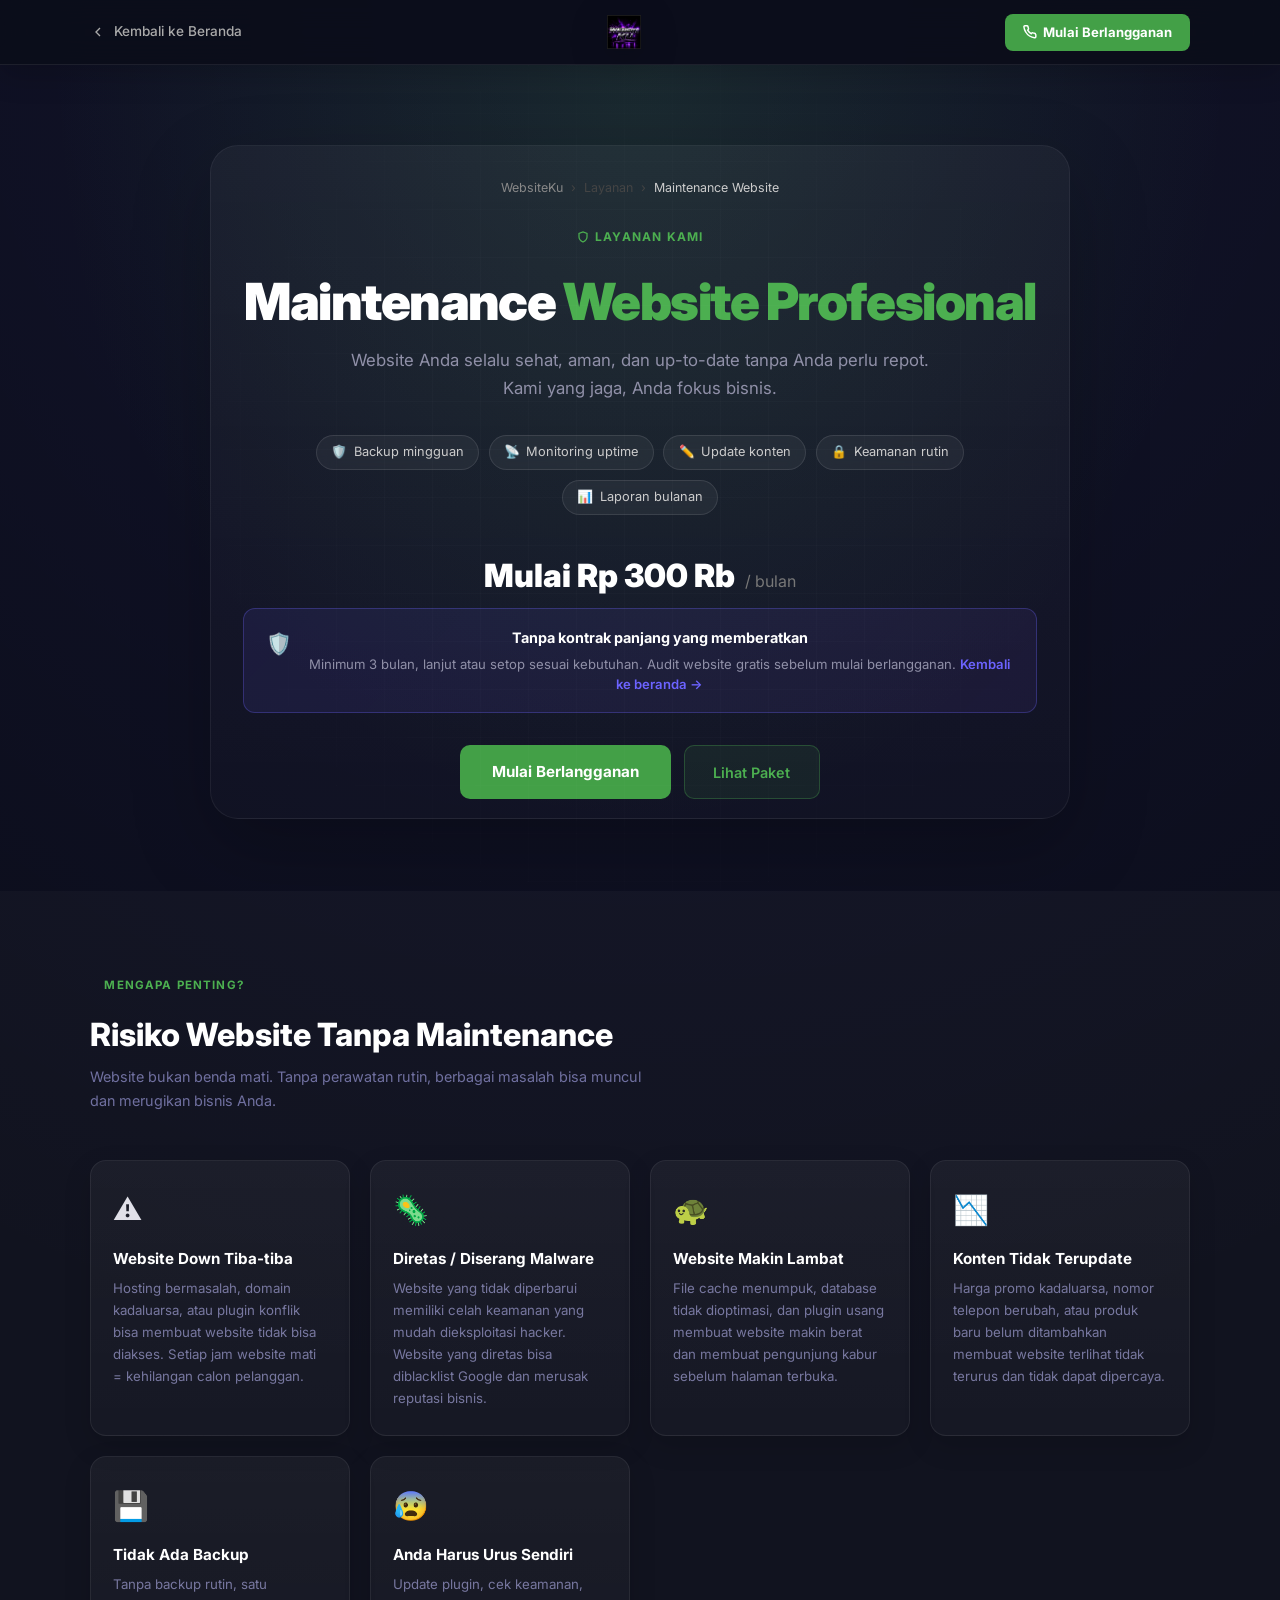
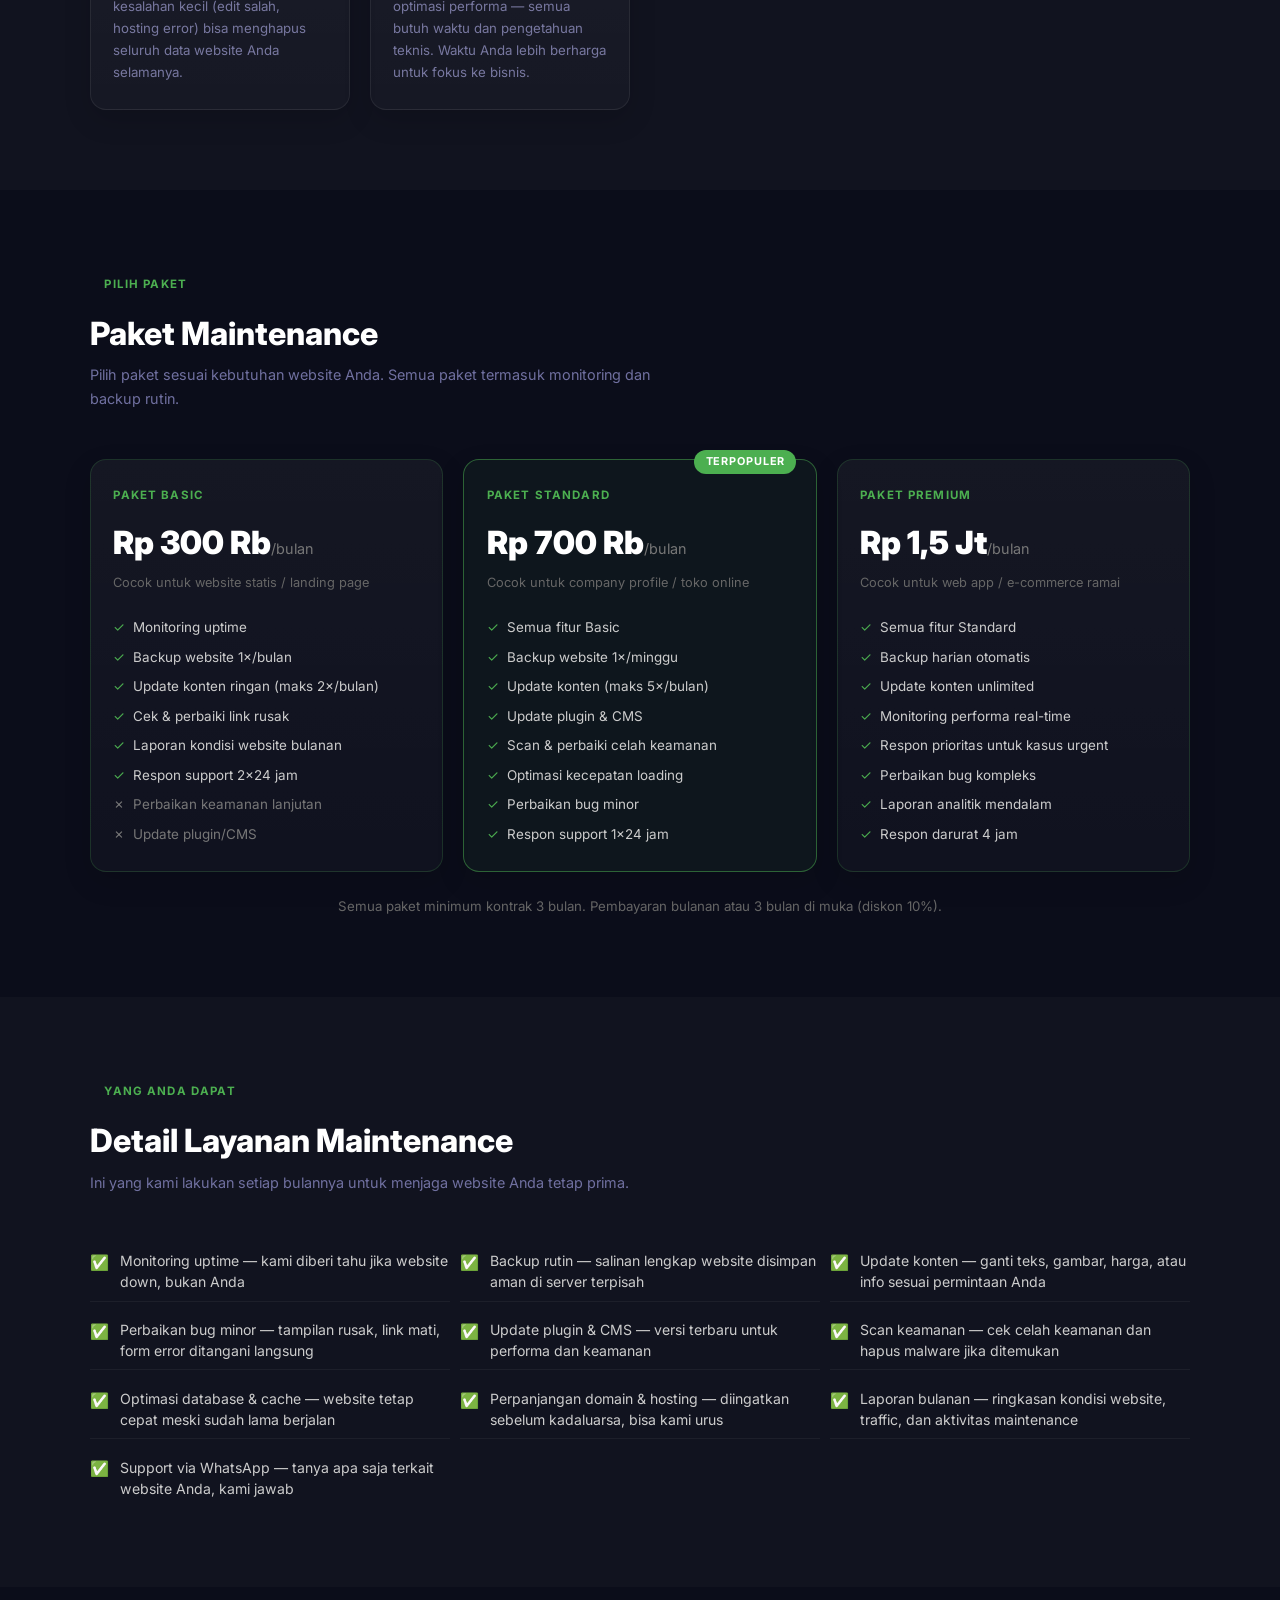
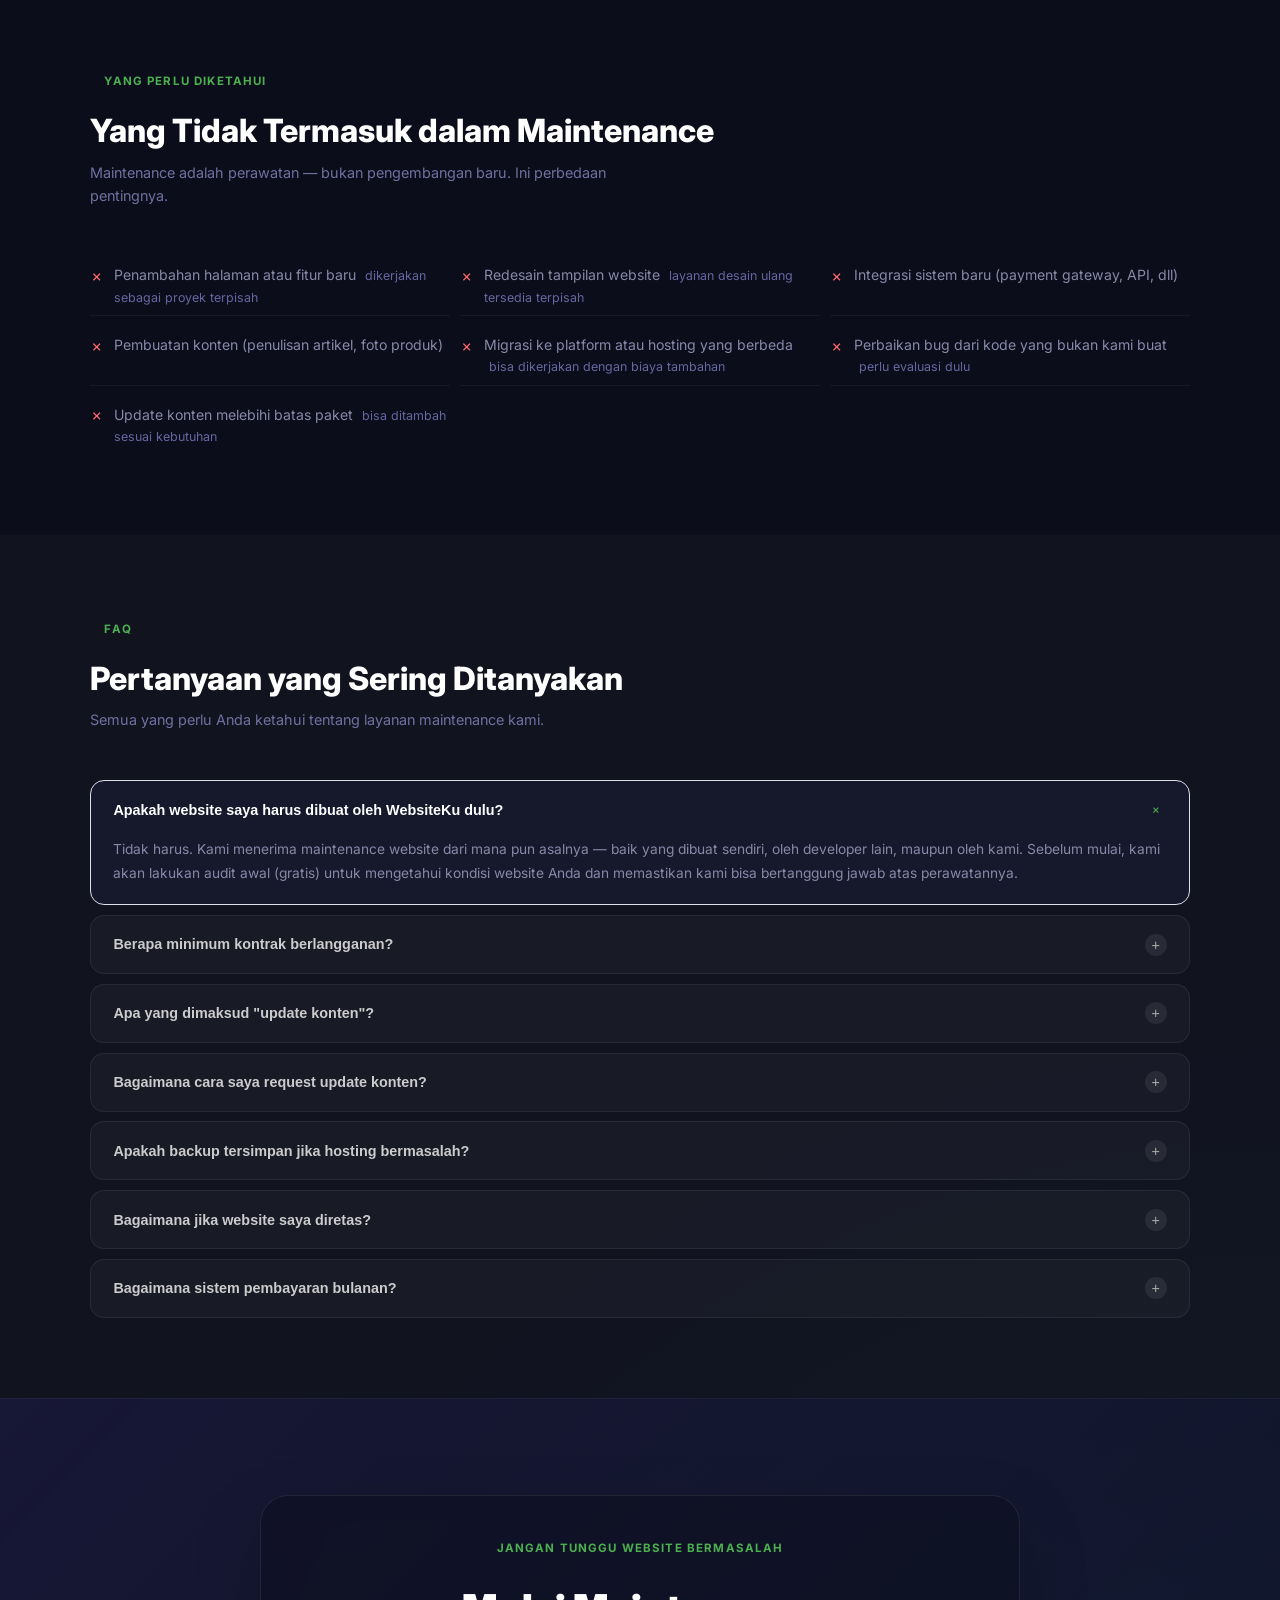
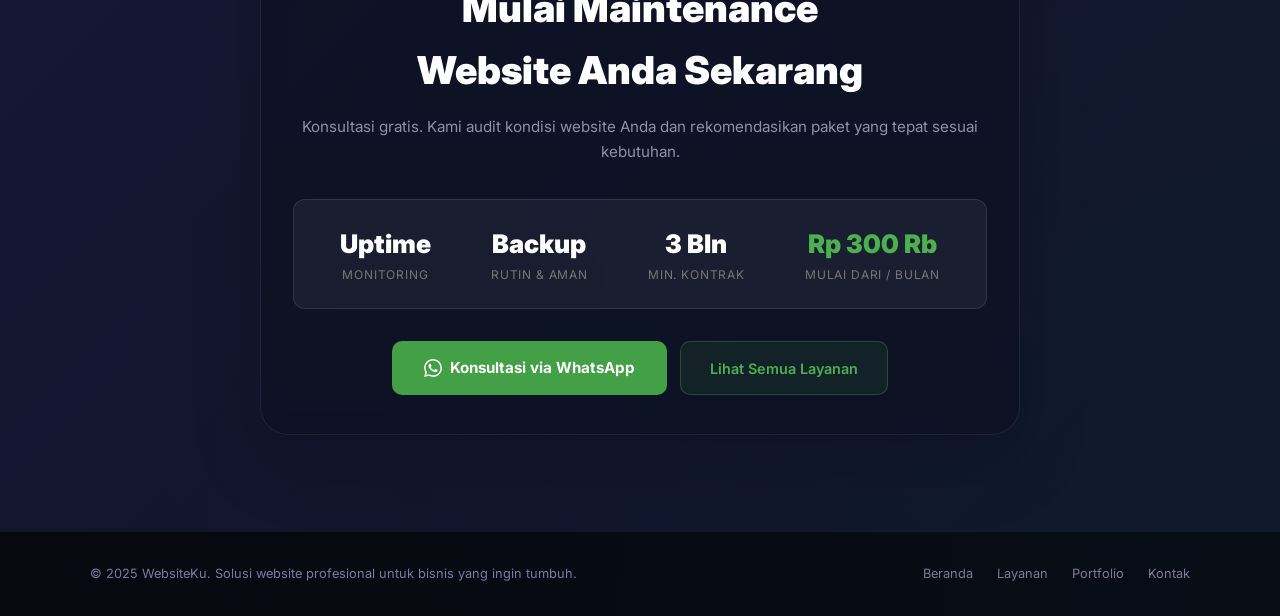
<file: maintenance.html>
<!DOCTYPE html>
<html lang="id">
<head>
  <meta charset="UTF-8" />
  <meta name="viewport" content="width=device-width, initial-scale=1.0" />
  <title>Jasa Maintenance Website — WebsiteKu</title>
  <meta name="description" content="Layanan Maintenance Website profesional. Update konten, backup rutin, monitoring uptime, perbaikan bug. Mulai Rp 300 rb/bulan." />
  <link rel="preconnect" href="https://fonts.googleapis.com" />
  <link rel="preconnect" href="https://fonts.gstatic.com" crossorigin />
  <link href="https://fonts.googleapis.com/css2?family=Inter:wght@300;400;500;600;700;800;900&display=swap" rel="stylesheet" />
  <link rel="stylesheet" href="layanan.css" />
  <style>:root{--accent:#4CAF50;--accent-glow:rgba(76,175,80,.15)}</style>
</head>
<body>

<nav class="l-nav">
  <div class="l-nav-inner">
    <a href="index.html" class="l-nav-back">
      <svg width="16" height="16" viewBox="0 0 24 24" fill="none" stroke="currentColor" stroke-width="2"><polyline points="15 18 9 12 15 6"/></svg>
      Kembali ke Beranda
    </a>
    <img src="assets/websiteku-logo.png" alt="WebsiteKu" class="l-nav-logo" />
    <a href="#pesan" class="l-nav-cta" style="background:#43A047">
      <svg width="14" height="14" viewBox="0 0 24 24" fill="none" stroke="currentColor" stroke-width="2.5"><path d="M22 16.92v3a2 2 0 0 1-2.18 2 19.79 19.79 0 0 1-8.63-3.07A19.5 19.5 0 0 1 4.69 12 19.79 19.79 0 0 1 1.61 3.38 2 2 0 0 1 3.6 1.21h3a2 2 0 0 1 2 1.72c.127.96.361 1.903.7 2.81a2 2 0 0 1-.45 2.11L7.91 8.96a16 16 0 0 0 6 6l.97-.97a2 2 0 0 1 2.11-.45c.907.339 1.85.573 2.81.7a2 2 0 0 1 1.72 2.02z"/></svg>
      <span>Mulai Berlangganan</span>
    </a>
  </div>
</nav>

<section class="l-hero">
  <div class="l-hero-inner">
    <div class="l-breadcrumb">
      <a href="index.html">WebsiteKu</a><span>›</span><span>Layanan</span><span>›</span><span style="color:#ccc">Maintenance Website</span>
    </div>
    <div class="l-hero-tag" style="--accent:#4CAF50">
      <svg width="12" height="12" viewBox="0 0 24 24" fill="none" stroke="currentColor" stroke-width="2.5"><path d="M12 22s8-4 8-10V5l-8-3-8 3v7c0 6 8 10 8 10z"/></svg>
      Layanan Kami
    </div>
    <h1>Maintenance <span style="color:#4CAF50">Website Profesional</span></h1>
    <p class="l-hero-sub">Website Anda selalu sehat, aman, dan up-to-date tanpa Anda perlu repot. Kami yang jaga, Anda fokus bisnis.</p>
    <div class="l-hero-pills">
      <span class="l-pill"><span class="pi" style="color:#4CAF50">🛡️</span> Backup mingguan</span>
      <span class="l-pill"><span class="pi" style="color:#4CAF50">📡</span> Monitoring uptime</span>
      <span class="l-pill"><span class="pi" style="color:#4CAF50">✏️</span> Update konten</span>
      <span class="l-pill"><span class="pi" style="color:#4CAF50">🔒</span> Keamanan rutin</span>
      <span class="l-pill"><span class="pi" style="color:#4CAF50">📊</span> Laporan bulanan</span>
    </div>
    <div class="l-hero-price" style="color:#fff">Mulai Rp 300 Rb <span>/ bulan</span></div>
    <div class="l-trial-note">
      <div class="l-trial-note-icon">🛡️</div>
      <div class="l-trial-note-body">
        <strong>Tanpa kontrak panjang yang memberatkan</strong>
        <p>Minimum 3 bulan, lanjut atau setop sesuai kebutuhan. Audit website gratis sebelum mulai berlangganan. <a href="index.html#harga">Kembali ke beranda →</a></p>
      </div>
    </div>
    <div class="l-hero-btns">
      <a href="#pesan" class="l-btn-primary" style="background:#43A047">Mulai Berlangganan</a>
      <a href="#paket" class="l-btn-wa" style="background:rgba(76,175,80,.1);color:#4CAF50;border-color:rgba(76,175,80,.3)">Lihat Paket</a>
    </div>
  </div>
</section>

<!-- KENAPA PERLU MAINTENANCE -->
<section class="l-section alt">
  <div class="l-container">
    <div class="l-sec-label" style="--accent:#4CAF50">Mengapa Penting?</div>
    <h2 class="l-sec-title">Risiko Website Tanpa Maintenance</h2>
    <p class="l-sec-sub">Website bukan benda mati. Tanpa perawatan rutin, berbagai masalah bisa muncul dan merugikan bisnis Anda.</p>
    <div class="l-grid">
      <div class="l-card"><div class="l-card-icon">⚠️</div><div class="l-card-title">Website Down Tiba-tiba</div><div class="l-card-text">Hosting bermasalah, domain kadaluarsa, atau plugin konflik bisa membuat website tidak bisa diakses. Setiap jam website mati = kehilangan calon pelanggan.</div></div>
      <div class="l-card"><div class="l-card-icon">🦠</div><div class="l-card-title">Diretas / Diserang Malware</div><div class="l-card-text">Website yang tidak diperbarui memiliki celah keamanan yang mudah dieksploitasi hacker. Website yang diretas bisa diblacklist Google dan merusak reputasi bisnis.</div></div>
      <div class="l-card"><div class="l-card-icon">🐢</div><div class="l-card-title">Website Makin Lambat</div><div class="l-card-text">File cache menumpuk, database tidak dioptimasi, dan plugin usang membuat website makin berat dan membuat pengunjung kabur sebelum halaman terbuka.</div></div>
      <div class="l-card"><div class="l-card-icon">📉</div><div class="l-card-title">Konten Tidak Terupdate</div><div class="l-card-text">Harga promo kadaluarsa, nomor telepon berubah, atau produk baru belum ditambahkan membuat website terlihat tidak terurus dan tidak dapat dipercaya.</div></div>
      <div class="l-card"><div class="l-card-icon">💾</div><div class="l-card-title">Tidak Ada Backup</div><div class="l-card-text">Tanpa backup rutin, satu kesalahan kecil (edit salah, hosting error) bisa menghapus seluruh data website Anda selamanya.</div></div>
      <div class="l-card"><div class="l-card-icon">😰</div><div class="l-card-title">Anda Harus Urus Sendiri</div><div class="l-card-text">Update plugin, cek keamanan, optimasi performa — semua butuh waktu dan pengetahuan teknis. Waktu Anda lebih berharga untuk fokus ke bisnis.</div></div>
    </div>
  </div>
</section>

<!-- PAKET MAINTENANCE -->
<section class="l-section" id="paket">
  <div class="l-container">
    <div class="l-sec-label" style="--accent:#4CAF50">Pilih Paket</div>
    <h2 class="l-sec-title">Paket Maintenance</h2>
    <p class="l-sec-sub">Pilih paket sesuai kebutuhan website Anda. Semua paket termasuk monitoring dan backup rutin.</p>
    <div class="l-grid" style="grid-template-columns:repeat(auto-fit,minmax(280px,1fr))">
      <!-- BASIC -->
      <div class="l-card" style="border-color:rgba(76,175,80,.2)">
        <div style="font-size:.72rem;font-weight:700;letter-spacing:.1em;text-transform:uppercase;color:#4CAF50;margin-bottom:.8rem">Paket Basic</div>
        <div style="font-size:2rem;font-weight:900;color:#fff;margin-bottom:.3rem">Rp 300 Rb<span style="font-size:.9rem;font-weight:400;color:#777">/bulan</span></div>
        <div style="font-size:.8rem;color:#666;margin-bottom:1.5rem">Cocok untuk website statis / landing page</div>
        <ul style="list-style:none;display:flex;flex-direction:column;gap:.5rem">
          <li style="font-size:.84rem;color:#ccc;display:flex;gap:.5rem"><span style="color:#4CAF50">✓</span> Monitoring uptime</li>
          <li style="font-size:.84rem;color:#ccc;display:flex;gap:.5rem"><span style="color:#4CAF50">✓</span> Backup website 1×/bulan</li>
          <li style="font-size:.84rem;color:#ccc;display:flex;gap:.5rem"><span style="color:#4CAF50">✓</span> Update konten ringan (maks 2×/bulan)</li>
          <li style="font-size:.84rem;color:#ccc;display:flex;gap:.5rem"><span style="color:#4CAF50">✓</span> Cek & perbaiki link rusak</li>
          <li style="font-size:.84rem;color:#ccc;display:flex;gap:.5rem"><span style="color:#4CAF50">✓</span> Laporan kondisi website bulanan</li>
          <li style="font-size:.84rem;color:#ccc;display:flex;gap:.5rem"><span style="color:#4CAF50">✓</span> Respon support 2×24 jam</li>
          <li style="font-size:.84rem;color:#777;display:flex;gap:.5rem"><span>✗</span> Perbaikan keamanan lanjutan</li>
          <li style="font-size:.84rem;color:#777;display:flex;gap:.5rem"><span>✗</span> Update plugin/CMS</li>
        </ul>
      </div>
      <!-- STANDARD -->
      <div class="l-card" style="border-color:rgba(76,175,80,.5);background:rgba(76,175,80,.06);position:relative">
        <div style="position:absolute;top:-10px;right:1.2rem;background:#4CAF50;color:#fff;font-size:.68rem;font-weight:700;padding:.2rem .7rem;border-radius:100px;text-transform:uppercase;letter-spacing:.08em">Terpopuler</div>
        <div style="font-size:.72rem;font-weight:700;letter-spacing:.1em;text-transform:uppercase;color:#4CAF50;margin-bottom:.8rem">Paket Standard</div>
        <div style="font-size:2rem;font-weight:900;color:#fff;margin-bottom:.3rem">Rp 700 Rb<span style="font-size:.9rem;font-weight:400;color:#777">/bulan</span></div>
        <div style="font-size:.8rem;color:#666;margin-bottom:1.5rem">Cocok untuk company profile / toko online</div>
        <ul style="list-style:none;display:flex;flex-direction:column;gap:.5rem">
          <li style="font-size:.84rem;color:#ccc;display:flex;gap:.5rem"><span style="color:#4CAF50">✓</span> Semua fitur Basic</li>
          <li style="font-size:.84rem;color:#ccc;display:flex;gap:.5rem"><span style="color:#4CAF50">✓</span> Backup website 1×/minggu</li>
          <li style="font-size:.84rem;color:#ccc;display:flex;gap:.5rem"><span style="color:#4CAF50">✓</span> Update konten (maks 5×/bulan)</li>
          <li style="font-size:.84rem;color:#ccc;display:flex;gap:.5rem"><span style="color:#4CAF50">✓</span> Update plugin & CMS</li>
          <li style="font-size:.84rem;color:#ccc;display:flex;gap:.5rem"><span style="color:#4CAF50">✓</span> Scan & perbaiki celah keamanan</li>
          <li style="font-size:.84rem;color:#ccc;display:flex;gap:.5rem"><span style="color:#4CAF50">✓</span> Optimasi kecepatan loading</li>
          <li style="font-size:.84rem;color:#ccc;display:flex;gap:.5rem"><span style="color:#4CAF50">✓</span> Perbaikan bug minor</li>
          <li style="font-size:.84rem;color:#ccc;display:flex;gap:.5rem"><span style="color:#4CAF50">✓</span> Respon support 1×24 jam</li>
        </ul>
      </div>
      <!-- PREMIUM -->
      <div class="l-card" style="border-color:rgba(76,175,80,.2)">
        <div style="font-size:.72rem;font-weight:700;letter-spacing:.1em;text-transform:uppercase;color:#4CAF50;margin-bottom:.8rem">Paket Premium</div>
        <div style="font-size:2rem;font-weight:900;color:#fff;margin-bottom:.3rem">Rp 1,5 Jt<span style="font-size:.9rem;font-weight:400;color:#777">/bulan</span></div>
        <div style="font-size:.8rem;color:#666;margin-bottom:1.5rem">Cocok untuk web app / e-commerce ramai</div>
        <ul style="list-style:none;display:flex;flex-direction:column;gap:.5rem">
          <li style="font-size:.84rem;color:#ccc;display:flex;gap:.5rem"><span style="color:#4CAF50">✓</span> Semua fitur Standard</li>
          <li style="font-size:.84rem;color:#ccc;display:flex;gap:.5rem"><span style="color:#4CAF50">✓</span> Backup harian otomatis</li>
          <li style="font-size:.84rem;color:#ccc;display:flex;gap:.5rem"><span style="color:#4CAF50">✓</span> Update konten unlimited</li>
          <li style="font-size:.84rem;color:#ccc;display:flex;gap:.5rem"><span style="color:#4CAF50">✓</span> Monitoring performa real-time</li>
          <li style="font-size:.84rem;color:#ccc;display:flex;gap:.5rem"><span style="color:#4CAF50">✓</span> Respon prioritas untuk kasus urgent</li>
          <li style="font-size:.84rem;color:#ccc;display:flex;gap:.5rem"><span style="color:#4CAF50">✓</span> Perbaikan bug kompleks</li>
          <li style="font-size:.84rem;color:#ccc;display:flex;gap:.5rem"><span style="color:#4CAF50">✓</span> Laporan analitik mendalam</li>
          <li style="font-size:.84rem;color:#ccc;display:flex;gap:.5rem"><span style="color:#4CAF50">✓</span> Respon darurat 4 jam</li>
        </ul>
      </div>
    </div>
    <div style="text-align:center;margin-top:1.5rem;font-size:.83rem;color:#666">Semua paket minimum kontrak 3 bulan. Pembayaran bulanan atau 3 bulan di muka (diskon 10%).</div>
  </div>
</section>

<!-- YANG TERMASUK -->
<section class="l-section alt">
  <div class="l-container">
    <div class="l-sec-label" style="--accent:#4CAF50">Yang Anda Dapat</div>
    <h2 class="l-sec-title">Detail Layanan Maintenance</h2>
    <p class="l-sec-sub">Ini yang kami lakukan setiap bulannya untuk menjaga website Anda tetap prima.</p>
    <ul class="l-list yes">
      <li><span class="ico">✅</span><span class="lbl">Monitoring uptime — kami diberi tahu jika website down, bukan Anda</span></li>
      <li><span class="ico">✅</span><span class="lbl">Backup rutin — salinan lengkap website disimpan aman di server terpisah</span></li>
      <li><span class="ico">✅</span><span class="lbl">Update konten — ganti teks, gambar, harga, atau info sesuai permintaan Anda</span></li>
      <li><span class="ico">✅</span><span class="lbl">Perbaikan bug minor — tampilan rusak, link mati, form error ditangani langsung</span></li>
      <li><span class="ico">✅</span><span class="lbl">Update plugin & CMS — versi terbaru untuk performa dan keamanan</span></li>
      <li><span class="ico">✅</span><span class="lbl">Scan keamanan — cek celah keamanan dan hapus malware jika ditemukan</span></li>
      <li><span class="ico">✅</span><span class="lbl">Optimasi database & cache — website tetap cepat meski sudah lama berjalan</span></li>
      <li><span class="ico">✅</span><span class="lbl">Perpanjangan domain & hosting — diingatkan sebelum kadaluarsa, bisa kami urus</span></li>
      <li><span class="ico">✅</span><span class="lbl">Laporan bulanan — ringkasan kondisi website, traffic, dan aktivitas maintenance</span></li>
      <li><span class="ico">✅</span><span class="lbl">Support via WhatsApp — tanya apa saja terkait website Anda, kami jawab</span></li>
    </ul>
  </div>
</section>

<!-- TIDAK TERMASUK -->
<section class="l-section">
  <div class="l-container">
    <div class="l-sec-label" style="--accent:#4CAF50">Yang Perlu Diketahui</div>
    <h2 class="l-sec-title">Yang Tidak Termasuk dalam Maintenance</h2>
    <p class="l-sec-sub">Maintenance adalah perawatan — bukan pengembangan baru. Ini perbedaan pentingnya.</p>
    <ul class="l-list no">
      <li><span class="ico">✗</span><span class="lbl">Penambahan halaman atau fitur baru <span class="note">dikerjakan sebagai proyek terpisah</span></span></li>
      <li><span class="ico">✗</span><span class="lbl">Redesain tampilan website <span class="note">layanan desain ulang tersedia terpisah</span></span></li>
      <li><span class="ico">✗</span><span class="lbl">Integrasi sistem baru (payment gateway, API, dll)</span></li>
      <li><span class="ico">✗</span><span class="lbl">Pembuatan konten (penulisan artikel, foto produk)</span></li>
      <li><span class="ico">✗</span><span class="lbl">Migrasi ke platform atau hosting yang berbeda <span class="note">bisa dikerjakan dengan biaya tambahan</span></span></li>
      <li><span class="ico">✗</span><span class="lbl">Perbaikan bug dari kode yang bukan kami buat <span class="note">perlu evaluasi dulu</span></span></li>
      <li><span class="ico">✗</span><span class="lbl">Update konten melebihi batas paket <span class="note">bisa ditambah sesuai kebutuhan</span></span></li>
    </ul>
  </div>
</section>

<!-- FAQ -->
<section class="l-section alt">
  <div class="l-container">
    <div class="l-sec-label" style="--accent:#4CAF50">FAQ</div>
    <h2 class="l-sec-title">Pertanyaan yang Sering Ditanyakan</h2>
    <p class="l-sec-sub">Semua yang perlu Anda ketahui tentang layanan maintenance kami.</p>
    <div class="l-faq">
      <div class="l-faq-item open">
        <button class="l-faq-btn"><span class="l-faq-q">Apakah website saya harus dibuat oleh WebsiteKu dulu?</span><span class="l-faq-icon">+</span></button>
        <div class="l-faq-a">Tidak harus. Kami menerima maintenance website dari mana pun asalnya — baik yang dibuat sendiri, oleh developer lain, maupun oleh kami. Sebelum mulai, kami akan lakukan audit awal (gratis) untuk mengetahui kondisi website Anda dan memastikan kami bisa bertanggung jawab atas perawatannya.</div>
      </div>
      <div class="l-faq-item">
        <button class="l-faq-btn"><span class="l-faq-q">Berapa minimum kontrak berlangganan?</span><span class="l-faq-icon">+</span></button>
        <div class="l-faq-a">Minimum 3 bulan. Ini karena pekerjaan maintenance yang baik membutuhkan waktu untuk memahami kondisi website Anda dan menunjukkan hasil. Setelah 3 bulan, bisa diperpanjang bulanan atau tahunan. Diskon 10% untuk pembayaran 3 bulan sekaligus, dan diskon 20% untuk pembayaran 1 tahun sekaligus.</div>
      </div>
      <div class="l-faq-item">
        <button class="l-faq-btn"><span class="l-faq-q">Apa yang dimaksud "update konten"?</span><span class="l-faq-icon">+</span></button>
        <div class="l-faq-a">Update konten artinya mengubah teks, mengganti gambar, mengupdate harga produk, menambah/menghapus item menu, atau perubahan informasi lain yang sudah ada di website. Ini bukan membuat halaman baru atau mengubah desain/struktur halaman.</div>
      </div>
      <div class="l-faq-item">
        <button class="l-faq-btn"><span class="l-faq-q">Bagaimana cara saya request update konten?</span><span class="l-faq-icon">+</span></button>
        <div class="l-faq-a">Cukup kirim pesan WhatsApp ke tim kami dengan detail perubahan yang diinginkan (teks baru, gambar baru, dll). Kami proses dalam waktu kerja sesuai paket Anda (Basic: 2×24 jam, Standard: 1×24 jam, Premium: 4 jam). Tidak perlu telepon atau email — WhatsApp sudah cukup.</div>
      </div>
      <div class="l-faq-item">
        <button class="l-faq-btn"><span class="l-faq-q">Apakah backup tersimpan jika hosting bermasalah?</span><span class="l-faq-icon">+</span></button>
        <div class="l-faq-a">Ya. Backup kami simpan di server terpisah dari hosting website Anda. Jadi meskipun hosting Anda bermasalah parah sekalipun, backup Anda tetap aman dan website bisa dipulihkan ke kondisi terakhir yang dicadangkan.</div>
      </div>
      <div class="l-faq-item">
        <button class="l-faq-btn"><span class="l-faq-q">Bagaimana jika website saya diretas?</span><span class="l-faq-icon">+</span></button>
        <div class="l-faq-a">Ini termasuk darurat. Kami segera investigasi, bersihkan malware, tutup celah keamanan, dan restore dari backup terbersih. Untuk paket Standard dan Premium, ini termasuk dalam layanan tanpa biaya tambahan. Untuk paket Basic, penanganan hack mungkin dikenakan biaya tambahan tergantung tingkat kerusakannya.</div>
      </div>
      <div class="l-faq-item">
        <button class="l-faq-btn"><span class="l-faq-q">Bagaimana sistem pembayaran bulanan?</span><span class="l-faq-icon">+</span></button>
        <div class="l-faq-a">Pembayaran dilakukan di awal setiap periode (bulanan atau 3 bulan). Kami kirimkan invoice via WhatsApp, dan Anda bayar via transfer bank atau e-wallet sebelum tanggal jatuh tempo. Jika terlambat bayar, layanan dipause sampai pembayaran masuk.</div>
      </div>
    </div>
  </div>
</section>

<!-- CTA -->
<section class="l-cta" id="pesan">
  <div class="l-cta-inner">
    <div class="l-sec-label" style="--accent:#4CAF50;margin-bottom:1rem">Jangan Tunggu Website Bermasalah</div>
    <h2>Mulai Maintenance<br>Website Anda Sekarang</h2>
    <p>Konsultasi gratis. Kami audit kondisi website Anda dan rekomendasikan paket yang tepat sesuai kebutuhan.</p>
    <div style="background:rgba(255,255,255,.05);border:1px solid rgba(255,255,255,.1);border-radius:12px;padding:1.5rem;margin-bottom:2rem;display:flex;justify-content:space-around;flex-wrap:wrap;gap:1rem">
      <div style="text-align:center"><div style="font-size:1.6rem;font-weight:900;color:#fff">Uptime</div><div style="font-size:.75rem;color:#777;text-transform:uppercase;letter-spacing:.07em">Monitoring</div></div>
      <div style="text-align:center"><div style="font-size:1.6rem;font-weight:900;color:#fff">Backup</div><div style="font-size:.75rem;color:#777;text-transform:uppercase;letter-spacing:.07em">Rutin & Aman</div></div>
      <div style="text-align:center"><div style="font-size:1.6rem;font-weight:900;color:#fff">3 Bln</div><div style="font-size:.75rem;color:#777;text-transform:uppercase;letter-spacing:.07em">Min. Kontrak</div></div>
      <div style="text-align:center"><div style="font-size:1.6rem;font-weight:900;color:#4CAF50">Rp 300 Rb</div><div style="font-size:.75rem;color:#777;text-transform:uppercase;letter-spacing:.07em">Mulai Dari / Bulan</div></div>
    </div>
    <div class="l-hero-btns" style="justify-content:center">
      <a href="https://wa.me/6281234567890?text=Halo%20WebsiteKu!%20Saya%20tertarik%20dengan%20layanan%20Maintenance%20Website.%20Boleh%20konsultasi%20dan%20audit%20website%20saya%20dulu%3F" target="_blank" class="l-btn-primary" style="background:#43A047">
        <svg width="18" height="18" viewBox="0 0 24 24" fill="currentColor"><path d="M17.472 14.382c-.297-.149-1.758-.867-2.03-.967-.273-.099-.471-.148-.67.15-.197.297-.767.966-.94 1.164-.173.199-.347.223-.644.075-.297-.15-1.255-.463-2.39-1.475-.883-.788-1.48-1.761-1.653-2.059-.173-.297-.018-.458.13-.606.134-.133.298-.347.446-.52.149-.174.198-.298.298-.497.099-.198.05-.371-.025-.52-.075-.149-.669-1.612-.916-2.207-.242-.579-.487-.5-.669-.51-.173-.008-.371-.01-.57-.01-.198 0-.52.074-.792.372-.272.297-1.04 1.016-1.04 2.479 0 1.462 1.065 2.875 1.213 3.074.149.198 2.096 3.2 5.077 4.487.709.306 1.262.489 1.694.625.712.227 1.36.195 1.871.118.571-.085 1.758-.719 2.006-1.413.248-.694.248-1.289.173-1.413-.074-.124-.272-.198-.57-.347m-5.421 7.403h-.004a9.87 9.87 0 01-5.031-1.378l-.361-.214-3.741.982.998-3.648-.235-.374a9.86 9.86 0 01-1.51-5.26c.001-5.45 4.436-9.884 9.888-9.884 2.64 0 5.122 1.03 6.988 2.898a9.825 9.825 0 012.893 6.994c-.003 5.45-4.437 9.884-9.885 9.884m8.413-18.297A11.815 11.815 0 0012.05 0C5.495 0 .16 5.335.157 11.892c0 2.096.547 4.142 1.588 5.945L.057 24l6.305-1.654a11.882 11.882 0 005.683 1.448h.005c6.554 0 11.89-5.335 11.893-11.893a11.821 11.821 0 00-3.48-8.413z"/></svg>
        Konsultasi via WhatsApp
      </a>
      <a href="index.html#layanan" class="l-btn-wa" style="background:rgba(76,175,80,.1);color:#4CAF50;border-color:rgba(76,175,80,.3)">Lihat Semua Layanan</a>
    </div>
  </div>
</section>

<footer class="l-footer">
  <div class="l-footer-inner">
    <span class="l-footer-copy">© 2025 WebsiteKu. Solusi website profesional untuk bisnis yang ingin tumbuh.</span>
    <div class="l-footer-links">
      <a href="index.html">Beranda</a><a href="index.html#layanan">Layanan</a><a href="index.html#portfolio">Portfolio</a><a href="index.html#kontak">Kontak</a>
    </div>
  </div>
</footer>

<script>
document.querySelectorAll('.l-faq-btn').forEach(btn=>{
  btn.addEventListener('click',()=>{
    const item=btn.closest('.l-faq-item');
    const isOpen=item.classList.contains('open');
    document.querySelectorAll('.l-faq-item').forEach(i=>i.classList.remove('open'));
    if(!isOpen)item.classList.add('open');
  });
});
</script>
</body>
</html>
</file>
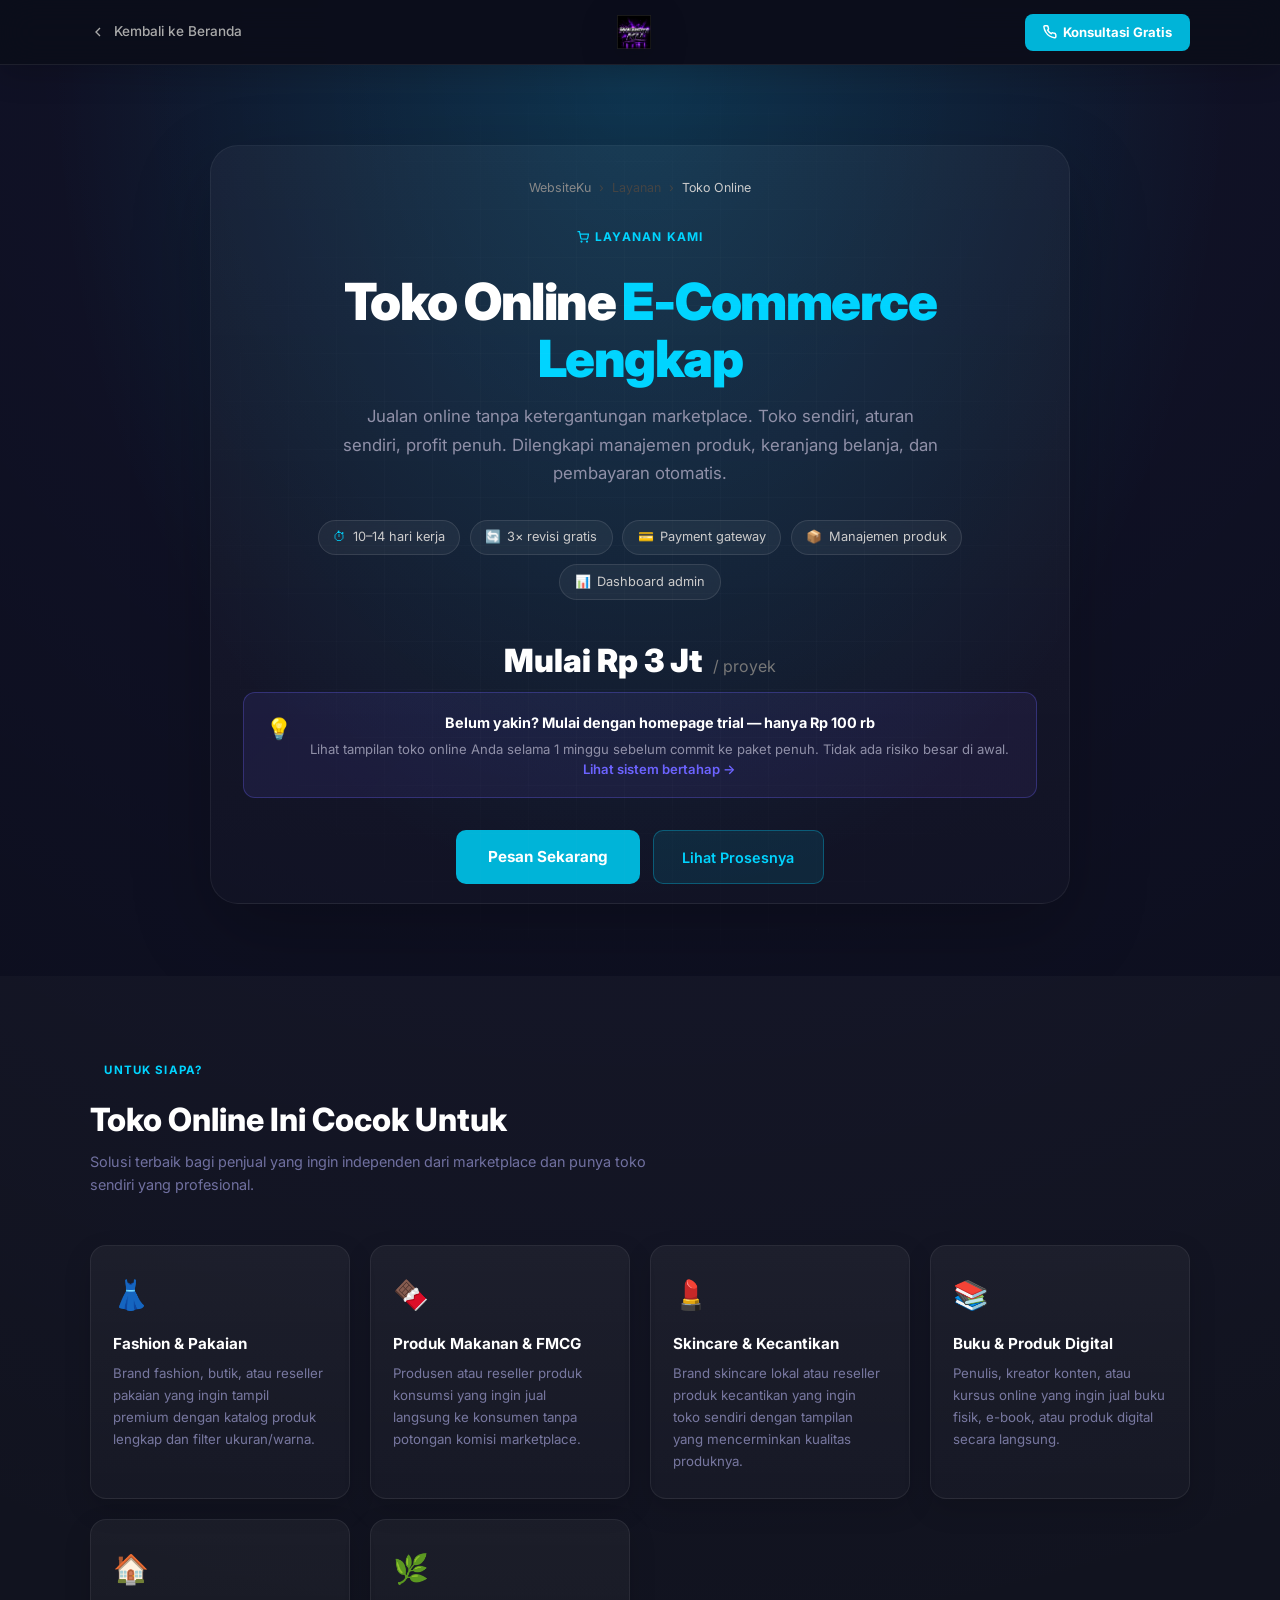
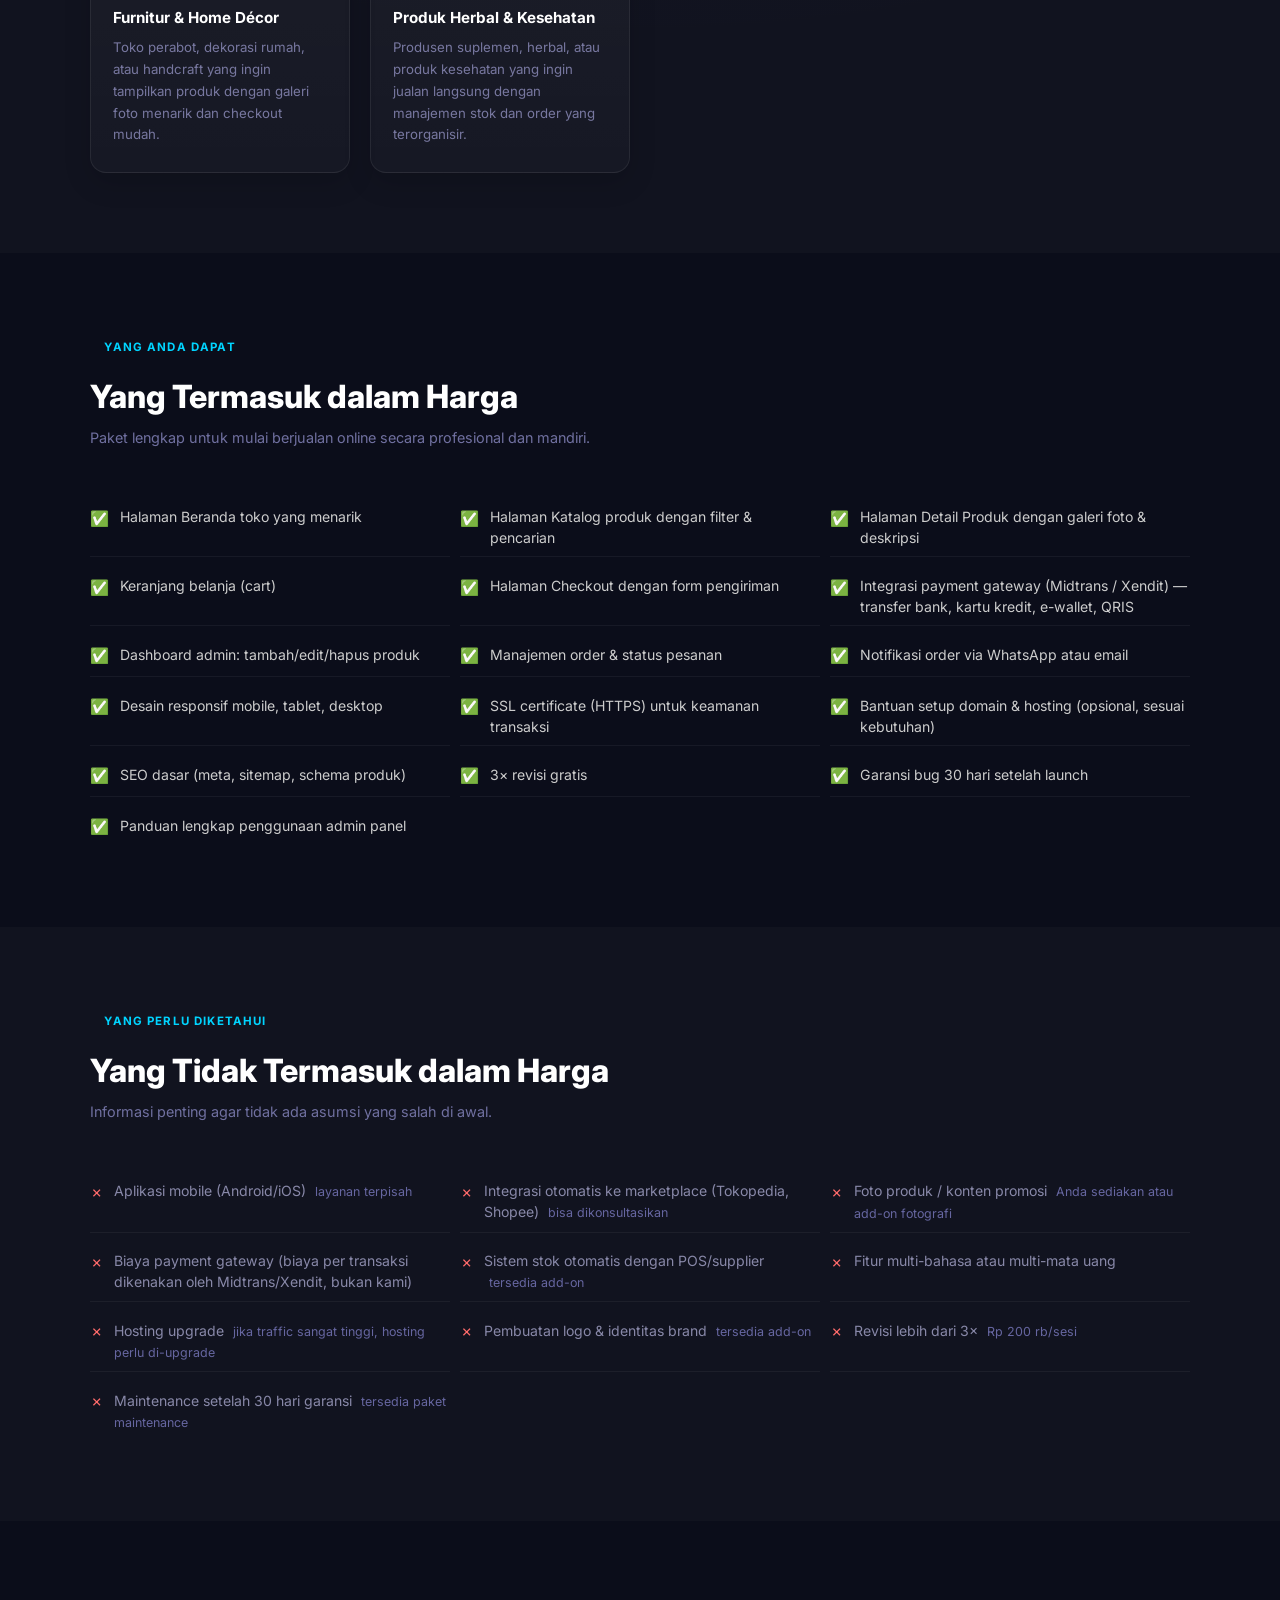
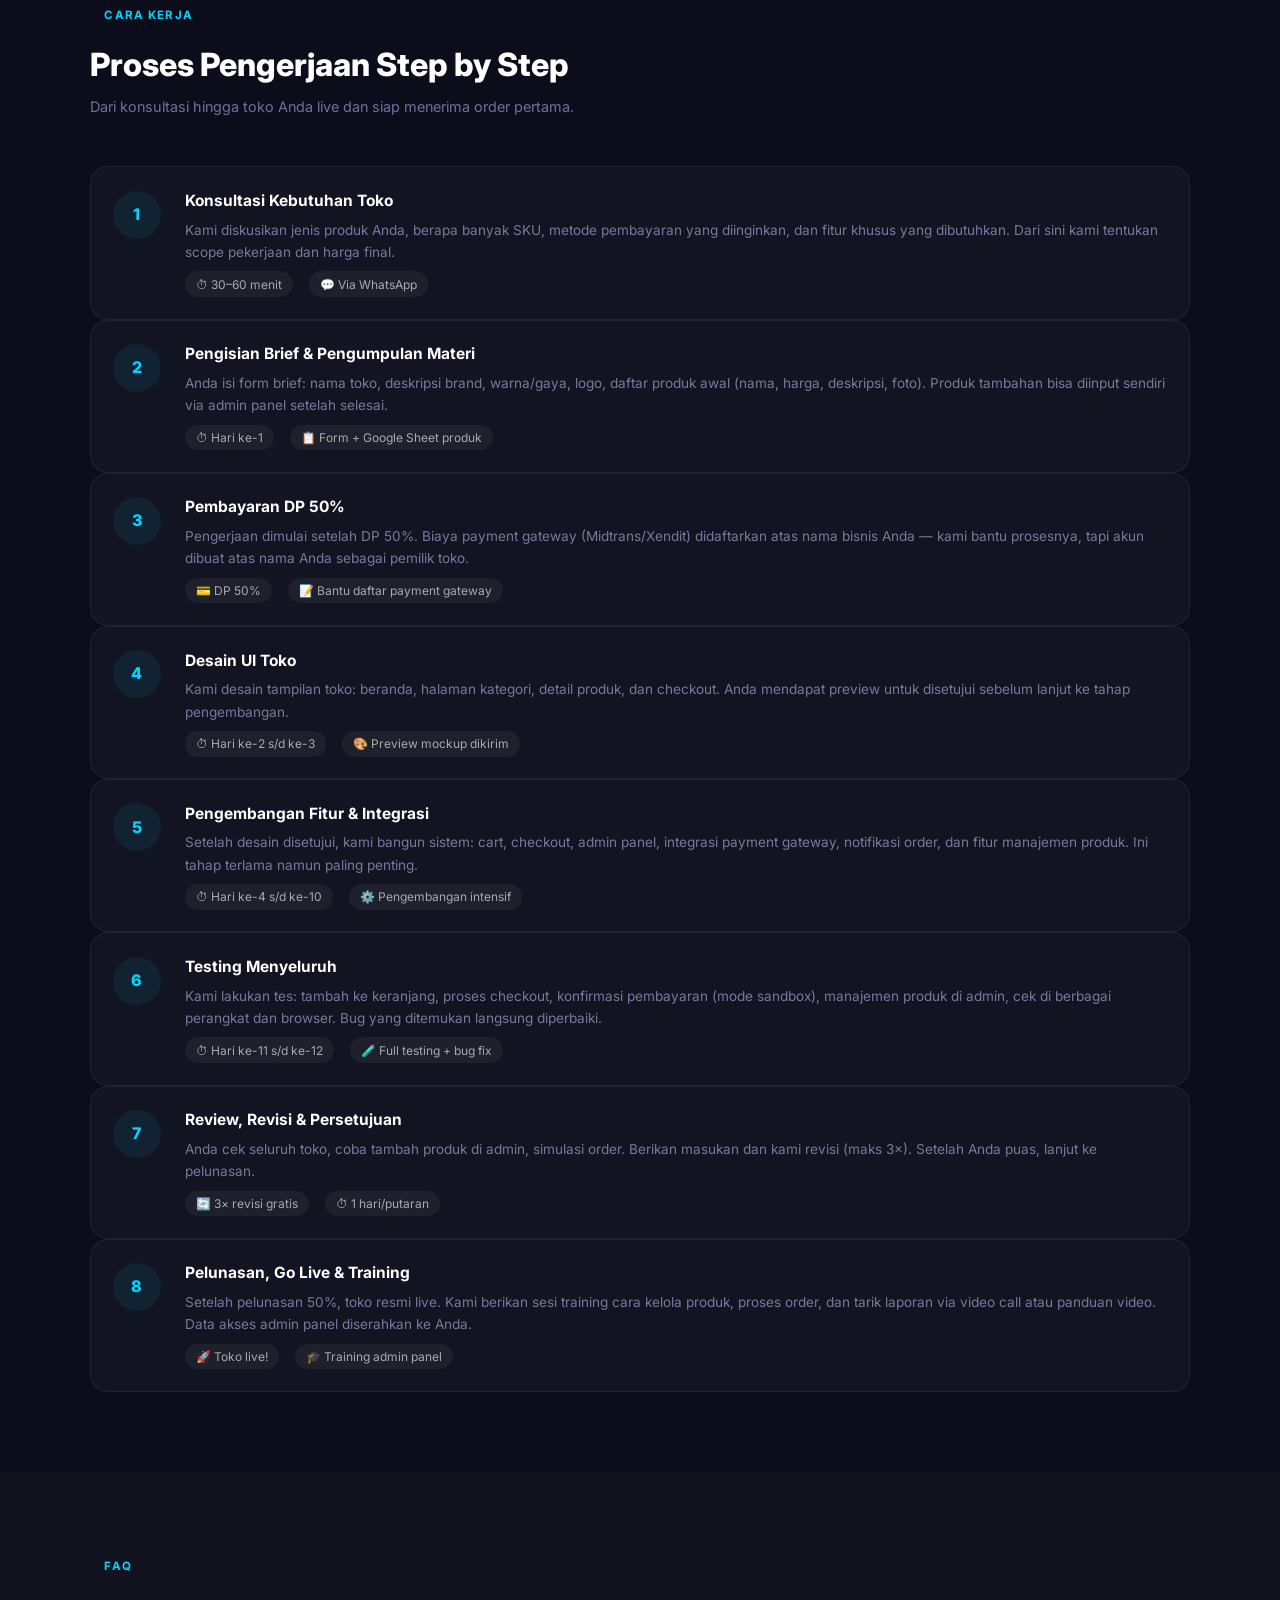
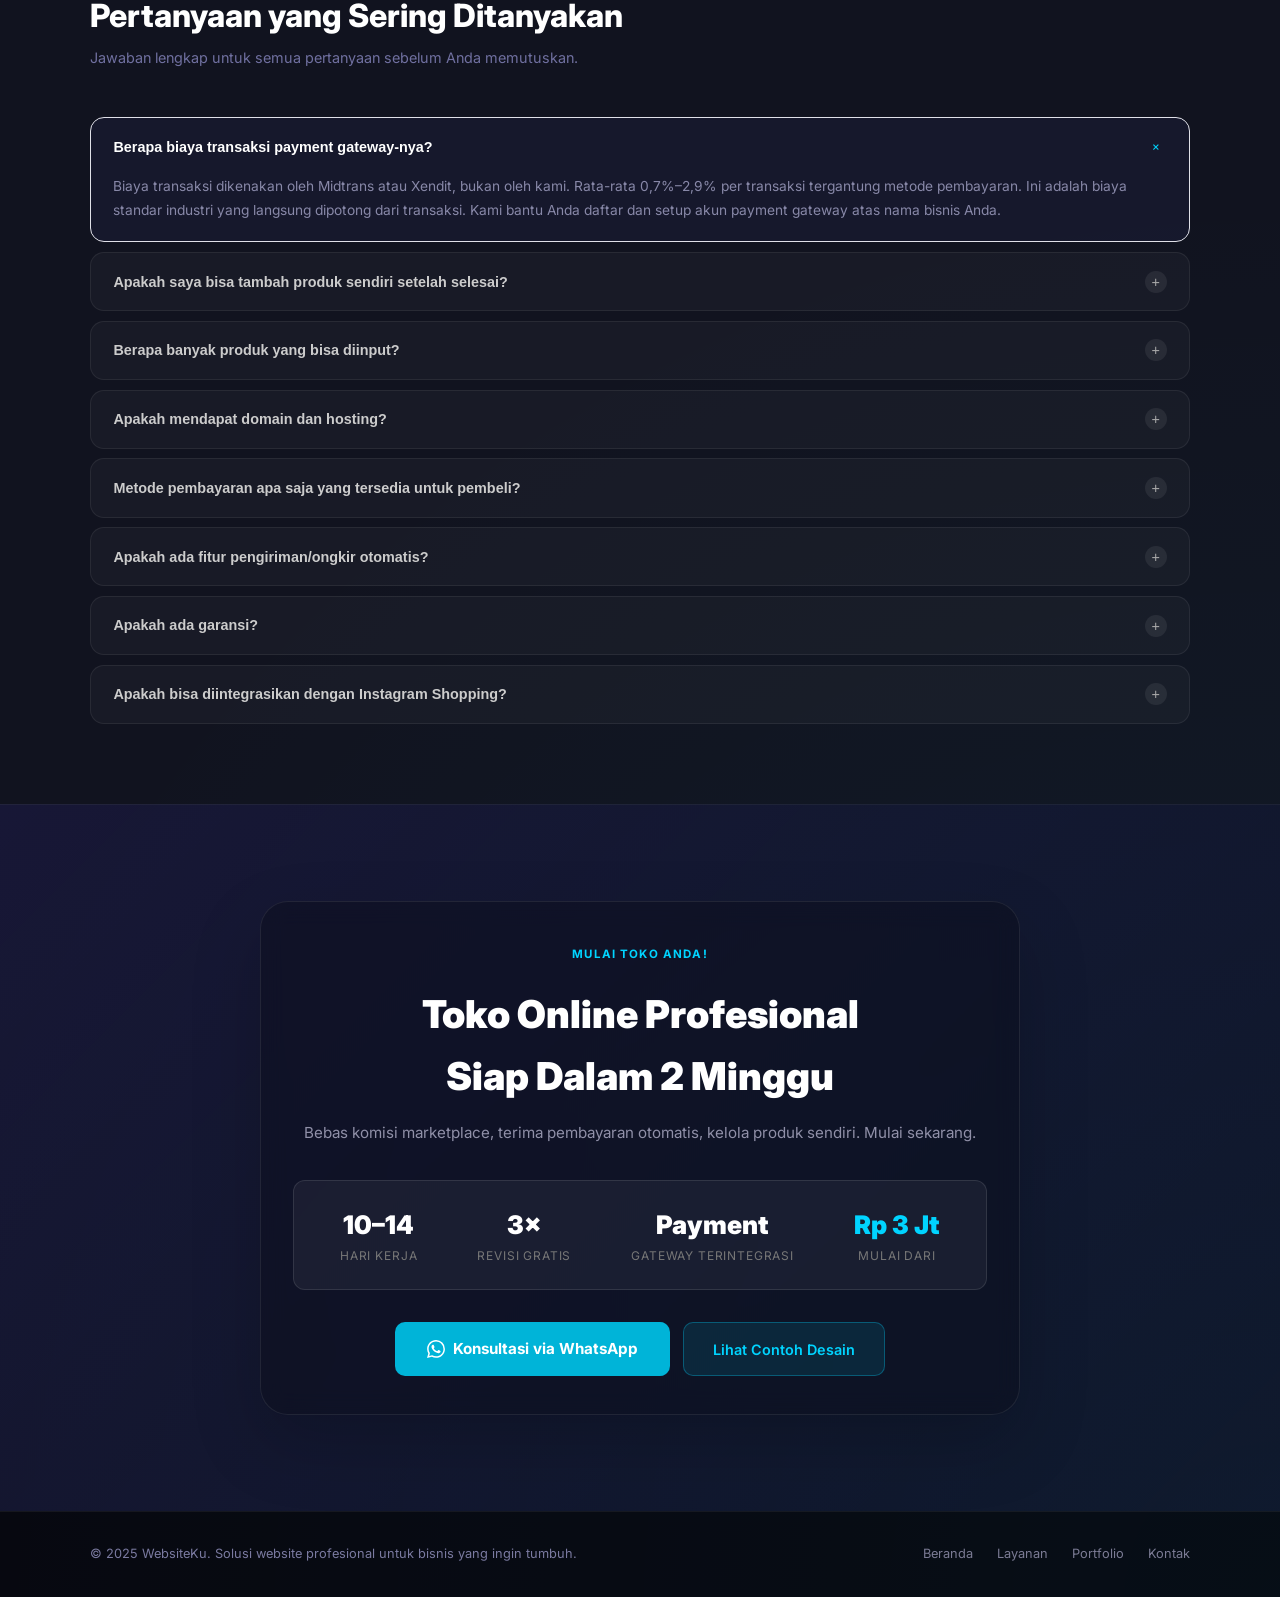
<file: toko-online.html>
<!DOCTYPE html>
<html lang="id">
<head>
  <meta charset="UTF-8" />
  <meta name="viewport" content="width=device-width, initial-scale=1.0" />
  <title>Jasa Toko Online (E-Commerce) — WebsiteKu</title>
  <meta name="description" content="Jasa pembuatan Toko Online E-Commerce profesional dengan payment gateway, manajemen produk, dan dashboard admin. Mulai Rp 3 Jt." />
  <link rel="preconnect" href="https://fonts.googleapis.com" />
  <link rel="preconnect" href="https://fonts.gstatic.com" crossorigin />
  <link href="https://fonts.googleapis.com/css2?family=Inter:wght@300;400;500;600;700;800;900&display=swap" rel="stylesheet" />
  <link rel="stylesheet" href="layanan.css" />
  <style>:root{--accent:#00D4FF;--accent-glow:rgba(0,212,255,.18)}</style>
</head>
<body>

<nav class="l-nav">
  <div class="l-nav-inner">
    <a href="index.html" class="l-nav-back">
      <svg width="16" height="16" viewBox="0 0 24 24" fill="none" stroke="currentColor" stroke-width="2"><polyline points="15 18 9 12 15 6"/></svg>
      Kembali ke Beranda
    </a>
    <img src="assets/websiteku-logo.png" alt="WebsiteKu" class="l-nav-logo" />
    <a href="#pesan" class="l-nav-cta" style="background:#00B4D8">
      <svg width="14" height="14" viewBox="0 0 24 24" fill="none" stroke="currentColor" stroke-width="2.5"><path d="M22 16.92v3a2 2 0 0 1-2.18 2 19.79 19.79 0 0 1-8.63-3.07A19.5 19.5 0 0 1 4.69 12 19.79 19.79 0 0 1 1.61 3.38 2 2 0 0 1 3.6 1.21h3a2 2 0 0 1 2 1.72c.127.96.361 1.903.7 2.81a2 2 0 0 1-.45 2.11L7.91 8.96a16 16 0 0 0 6 6l.97-.97a2 2 0 0 1 2.11-.45c.907.339 1.85.573 2.81.7a2 2 0 0 1 1.72 2.02z"/></svg>
      <span>Konsultasi Gratis</span>
    </a>
  </div>
</nav>

<section class="l-hero">
  <div class="l-hero-inner">
    <div class="l-breadcrumb">
      <a href="index.html">WebsiteKu</a><span>›</span><span>Layanan</span><span>›</span><span style="color:#ccc">Toko Online</span>
    </div>
    <div class="l-hero-tag" style="--accent:#00D4FF">
      <svg width="12" height="12" viewBox="0 0 24 24" fill="none" stroke="currentColor" stroke-width="2.5"><circle cx="9" cy="21" r="1"/><circle cx="20" cy="21" r="1"/><path d="M1 1h4l2.68 13.39a2 2 0 0 0 2 1.61h9.72a2 2 0 0 0 2-1.61L23 6H6"/></svg>
      Layanan Kami
    </div>
    <h1>Toko Online <span style="color:#00D4FF">E-Commerce Lengkap</span></h1>
    <p class="l-hero-sub">Jualan online tanpa ketergantungan marketplace. Toko sendiri, aturan sendiri, profit penuh. Dilengkapi manajemen produk, keranjang belanja, dan pembayaran otomatis.</p>
    <div class="l-hero-pills">
      <span class="l-pill"><span class="pi" style="color:#00D4FF">⏱</span> 10–14 hari kerja</span>
      <span class="l-pill"><span class="pi" style="color:#00D4FF">🔄</span> 3× revisi gratis</span>
      <span class="l-pill"><span class="pi" style="color:#00D4FF">💳</span> Payment gateway</span>
      <span class="l-pill"><span class="pi" style="color:#00D4FF">📦</span> Manajemen produk</span>
      <span class="l-pill"><span class="pi" style="color:#00D4FF">📊</span> Dashboard admin</span>
    </div>
    <div class="l-hero-price" style="color:#fff">Mulai Rp 3 Jt <span>/ proyek</span></div>
    <div class="l-trial-note">
      <div class="l-trial-note-icon">💡</div>
      <div class="l-trial-note-body">
        <strong>Belum yakin? Mulai dengan homepage trial — hanya Rp 100 rb</strong>
        <p>Lihat tampilan toko online Anda selama 1 minggu sebelum commit ke paket penuh. Tidak ada risiko besar di awal. <a href="index.html#harga">Lihat sistem bertahap →</a></p>
      </div>
    </div>
    <div class="l-hero-btns">
      <a href="#pesan" class="l-btn-primary" style="background:#00B4D8">Pesan Sekarang</a>
      <a href="#proses" class="l-btn-wa" style="background:rgba(0,212,255,.1);color:#00D4FF;border-color:rgba(0,212,255,.3)">Lihat Prosesnya</a>
    </div>
  </div>
</section>

<section class="l-section alt">
  <div class="l-container">
    <div class="l-sec-label" style="--accent:#00D4FF">Untuk Siapa?</div>
    <h2 class="l-sec-title">Toko Online Ini Cocok Untuk</h2>
    <p class="l-sec-sub">Solusi terbaik bagi penjual yang ingin independen dari marketplace dan punya toko sendiri yang profesional.</p>
    <div class="l-grid">
      <div class="l-card"><div class="l-card-icon">👗</div><div class="l-card-title">Fashion & Pakaian</div><div class="l-card-text">Brand fashion, butik, atau reseller pakaian yang ingin tampil premium dengan katalog produk lengkap dan filter ukuran/warna.</div></div>
      <div class="l-card"><div class="l-card-icon">🍫</div><div class="l-card-title">Produk Makanan & FMCG</div><div class="l-card-text">Produsen atau reseller produk konsumsi yang ingin jual langsung ke konsumen tanpa potongan komisi marketplace.</div></div>
      <div class="l-card"><div class="l-card-icon">💄</div><div class="l-card-title">Skincare & Kecantikan</div><div class="l-card-text">Brand skincare lokal atau reseller produk kecantikan yang ingin toko sendiri dengan tampilan yang mencerminkan kualitas produknya.</div></div>
      <div class="l-card"><div class="l-card-icon">📚</div><div class="l-card-title">Buku & Produk Digital</div><div class="l-card-text">Penulis, kreator konten, atau kursus online yang ingin jual buku fisik, e-book, atau produk digital secara langsung.</div></div>
      <div class="l-card"><div class="l-card-icon">🏠</div><div class="l-card-title">Furnitur & Home Décor</div><div class="l-card-text">Toko perabot, dekorasi rumah, atau handcraft yang ingin tampilkan produk dengan galeri foto menarik dan checkout mudah.</div></div>
      <div class="l-card"><div class="l-card-icon">🌿</div><div class="l-card-title">Produk Herbal & Kesehatan</div><div class="l-card-text">Produsen suplemen, herbal, atau produk kesehatan yang ingin jualan langsung dengan manajemen stok dan order yang terorganisir.</div></div>
    </div>
  </div>
</section>

<section class="l-section">
  <div class="l-container">
    <div class="l-sec-label" style="--accent:#00D4FF">Yang Anda Dapat</div>
    <h2 class="l-sec-title">Yang Termasuk dalam Harga</h2>
    <p class="l-sec-sub">Paket lengkap untuk mulai berjualan online secara profesional dan mandiri.</p>
    <ul class="l-list yes">
      <li><span class="ico">✅</span><span class="lbl">Halaman Beranda toko yang menarik</span></li>
      <li><span class="ico">✅</span><span class="lbl">Halaman Katalog produk dengan filter & pencarian</span></li>
      <li><span class="ico">✅</span><span class="lbl">Halaman Detail Produk dengan galeri foto & deskripsi</span></li>
      <li><span class="ico">✅</span><span class="lbl">Keranjang belanja (cart)</span></li>
      <li><span class="ico">✅</span><span class="lbl">Halaman Checkout dengan form pengiriman</span></li>
      <li><span class="ico">✅</span><span class="lbl">Integrasi payment gateway (Midtrans / Xendit) — transfer bank, kartu kredit, e-wallet, QRIS</span></li>
      <li><span class="ico">✅</span><span class="lbl">Dashboard admin: tambah/edit/hapus produk</span></li>
      <li><span class="ico">✅</span><span class="lbl">Manajemen order & status pesanan</span></li>
      <li><span class="ico">✅</span><span class="lbl">Notifikasi order via WhatsApp atau email</span></li>
      <li><span class="ico">✅</span><span class="lbl">Desain responsif mobile, tablet, desktop</span></li>
      <li><span class="ico">✅</span><span class="lbl">SSL certificate (HTTPS) untuk keamanan transaksi</span></li>
      <li><span class="ico">✅</span><span class="lbl">Bantuan setup domain & hosting (opsional, sesuai kebutuhan)</span></li>
      <li><span class="ico">✅</span><span class="lbl">SEO dasar (meta, sitemap, schema produk)</span></li>
      <li><span class="ico">✅</span><span class="lbl">3× revisi gratis</span></li>
      <li><span class="ico">✅</span><span class="lbl">Garansi bug 30 hari setelah launch</span></li>
      <li><span class="ico">✅</span><span class="lbl">Panduan lengkap penggunaan admin panel</span></li>
    </ul>
  </div>
</section>

<section class="l-section alt">
  <div class="l-container">
    <div class="l-sec-label" style="--accent:#00D4FF">Yang Perlu Diketahui</div>
    <h2 class="l-sec-title">Yang Tidak Termasuk dalam Harga</h2>
    <p class="l-sec-sub">Informasi penting agar tidak ada asumsi yang salah di awal.</p>
    <ul class="l-list no">
      <li><span class="ico">✗</span><span class="lbl">Aplikasi mobile (Android/iOS) <span class="note">layanan terpisah</span></span></li>
      <li><span class="ico">✗</span><span class="lbl">Integrasi otomatis ke marketplace (Tokopedia, Shopee) <span class="note">bisa dikonsultasikan</span></span></li>
      <li><span class="ico">✗</span><span class="lbl">Foto produk / konten promosi <span class="note">Anda sediakan atau add-on fotografi</span></span></li>
      <li><span class="ico">✗</span><span class="lbl">Biaya payment gateway (biaya per transaksi dikenakan oleh Midtrans/Xendit, bukan kami)</span></li>
      <li><span class="ico">✗</span><span class="lbl">Sistem stok otomatis dengan POS/supplier <span class="note">tersedia add-on</span></span></li>
      <li><span class="ico">✗</span><span class="lbl">Fitur multi-bahasa atau multi-mata uang</span></li>
      <li><span class="ico">✗</span><span class="lbl">Hosting upgrade <span class="note">jika traffic sangat tinggi, hosting perlu di-upgrade</span></span></li>
      <li><span class="ico">✗</span><span class="lbl">Pembuatan logo & identitas brand <span class="note">tersedia add-on</span></span></li>
      <li><span class="ico">✗</span><span class="lbl">Revisi lebih dari 3× <span class="note">Rp 200 rb/sesi</span></span></li>
      <li><span class="ico">✗</span><span class="lbl">Maintenance setelah 30 hari garansi <span class="note">tersedia paket maintenance</span></span></li>
    </ul>
  </div>
</section>

<section class="l-section" id="proses">
  <div class="l-container">
    <div class="l-sec-label" style="--accent:#00D4FF">Cara Kerja</div>
    <h2 class="l-sec-title">Proses Pengerjaan Step by Step</h2>
    <p class="l-sec-sub">Dari konsultasi hingga toko Anda live dan siap menerima order pertama.</p>
    <div class="l-steps">
      <div class="l-step">
        <div class="l-step-num" style="border-color:rgba(0,212,255,.4);color:#00D4FF;background:rgba(0,212,255,.08)">1</div>
        <div><div class="l-step-title">Konsultasi Kebutuhan Toko</div><div class="l-step-text">Kami diskusikan jenis produk Anda, berapa banyak SKU, metode pembayaran yang diinginkan, dan fitur khusus yang dibutuhkan. Dari sini kami tentukan scope pekerjaan dan harga final.</div><div class="l-step-meta"><span class="l-step-tag">⏱ 30–60 menit</span><span class="l-step-tag">💬 Via WhatsApp</span></div></div>
      </div>
      <div class="l-step">
        <div class="l-step-num" style="border-color:rgba(0,212,255,.4);color:#00D4FF;background:rgba(0,212,255,.08)">2</div>
        <div><div class="l-step-title">Pengisian Brief & Pengumpulan Materi</div><div class="l-step-text">Anda isi form brief: nama toko, deskripsi brand, warna/gaya, logo, daftar produk awal (nama, harga, deskripsi, foto). Produk tambahan bisa diinput sendiri via admin panel setelah selesai.</div><div class="l-step-meta"><span class="l-step-tag">⏱ Hari ke-1</span><span class="l-step-tag">📋 Form + Google Sheet produk</span></div></div>
      </div>
      <div class="l-step">
        <div class="l-step-num" style="border-color:rgba(0,212,255,.4);color:#00D4FF;background:rgba(0,212,255,.08)">3</div>
        <div><div class="l-step-title">Pembayaran DP 50%</div><div class="l-step-text">Pengerjaan dimulai setelah DP 50%. Biaya payment gateway (Midtrans/Xendit) didaftarkan atas nama bisnis Anda — kami bantu prosesnya, tapi akun dibuat atas nama Anda sebagai pemilik toko.</div><div class="l-step-meta"><span class="l-step-tag">💳 DP 50%</span><span class="l-step-tag">📝 Bantu daftar payment gateway</span></div></div>
      </div>
      <div class="l-step">
        <div class="l-step-num" style="border-color:rgba(0,212,255,.4);color:#00D4FF;background:rgba(0,212,255,.08)">4</div>
        <div><div class="l-step-title">Desain UI Toko</div><div class="l-step-text">Kami desain tampilan toko: beranda, halaman kategori, detail produk, dan checkout. Anda mendapat preview untuk disetujui sebelum lanjut ke tahap pengembangan.</div><div class="l-step-meta"><span class="l-step-tag">⏱ Hari ke-2 s/d ke-3</span><span class="l-step-tag">🎨 Preview mockup dikirim</span></div></div>
      </div>
      <div class="l-step">
        <div class="l-step-num" style="border-color:rgba(0,212,255,.4);color:#00D4FF;background:rgba(0,212,255,.08)">5</div>
        <div><div class="l-step-title">Pengembangan Fitur & Integrasi</div><div class="l-step-text">Setelah desain disetujui, kami bangun sistem: cart, checkout, admin panel, integrasi payment gateway, notifikasi order, dan fitur manajemen produk. Ini tahap terlama namun paling penting.</div><div class="l-step-meta"><span class="l-step-tag">⏱ Hari ke-4 s/d ke-10</span><span class="l-step-tag">⚙️ Pengembangan intensif</span></div></div>
      </div>
      <div class="l-step">
        <div class="l-step-num" style="border-color:rgba(0,212,255,.4);color:#00D4FF;background:rgba(0,212,255,.08)">6</div>
        <div><div class="l-step-title">Testing Menyeluruh</div><div class="l-step-text">Kami lakukan tes: tambah ke keranjang, proses checkout, konfirmasi pembayaran (mode sandbox), manajemen produk di admin, cek di berbagai perangkat dan browser. Bug yang ditemukan langsung diperbaiki.</div><div class="l-step-meta"><span class="l-step-tag">⏱ Hari ke-11 s/d ke-12</span><span class="l-step-tag">🧪 Full testing + bug fix</span></div></div>
      </div>
      <div class="l-step">
        <div class="l-step-num" style="border-color:rgba(0,212,255,.4);color:#00D4FF;background:rgba(0,212,255,.08)">7</div>
        <div><div class="l-step-title">Review, Revisi & Persetujuan</div><div class="l-step-text">Anda cek seluruh toko, coba tambah produk di admin, simulasi order. Berikan masukan dan kami revisi (maks 3×). Setelah Anda puas, lanjut ke pelunasan.</div><div class="l-step-meta"><span class="l-step-tag">🔄 3× revisi gratis</span><span class="l-step-tag">⏱ 1 hari/putaran</span></div></div>
      </div>
      <div class="l-step">
        <div class="l-step-num" style="border-color:rgba(0,212,255,.4);color:#00D4FF;background:rgba(0,212,255,.08)">8</div>
        <div><div class="l-step-title">Pelunasan, Go Live & Training</div><div class="l-step-text">Setelah pelunasan 50%, toko resmi live. Kami berikan sesi training cara kelola produk, proses order, dan tarik laporan via video call atau panduan video. Data akses admin panel diserahkan ke Anda.</div><div class="l-step-meta"><span class="l-step-tag">🚀 Toko live!</span><span class="l-step-tag">🎓 Training admin panel</span></div></div>
      </div>
    </div>
  </div>
</section>

<section class="l-section alt">
  <div class="l-container">
    <div class="l-sec-label" style="--accent:#00D4FF">FAQ</div>
    <h2 class="l-sec-title">Pertanyaan yang Sering Ditanyakan</h2>
    <p class="l-sec-sub">Jawaban lengkap untuk semua pertanyaan sebelum Anda memutuskan.</p>
    <div class="l-faq">
      <div class="l-faq-item open">
        <button class="l-faq-btn"><span class="l-faq-q">Berapa biaya transaksi payment gateway-nya?</span><span class="l-faq-icon">+</span></button>
        <div class="l-faq-a">Biaya transaksi dikenakan oleh Midtrans atau Xendit, bukan oleh kami. Rata-rata 0,7%–2,9% per transaksi tergantung metode pembayaran. Ini adalah biaya standar industri yang langsung dipotong dari transaksi. Kami bantu Anda daftar dan setup akun payment gateway atas nama bisnis Anda.</div>
      </div>
      <div class="l-faq-item">
        <button class="l-faq-btn"><span class="l-faq-q">Apakah saya bisa tambah produk sendiri setelah selesai?</span><span class="l-faq-icon">+</span></button>
        <div class="l-faq-a">Ya, itulah tujuan admin panel. Setelah training, Anda bisa tambah/edit/hapus produk, lihat order masuk, dan update status pengiriman secara mandiri. Tidak perlu bayar kami setiap kali mau tambah produk baru.</div>
      </div>
      <div class="l-faq-item">
        <button class="l-faq-btn"><span class="l-faq-q">Berapa banyak produk yang bisa diinput?</span><span class="l-faq-icon">+</span></button>
        <div class="l-faq-a">Tidak ada batas jumlah produk — Anda bisa tambah sebanyak yang diperlukan. Limitasi hanya bergantung pada kapasitas hosting. Untuk awal, hosting standar sudah mencukupi untuk ratusan hingga ribuan produk.</div>
      </div>
      <div class="l-faq-item">
        <button class="l-faq-btn"><span class="l-faq-q">Apakah mendapat domain dan hosting?</span><span class="l-faq-icon">+</span></button>
        <div class="l-faq-a">Domain dan hosting disesuaikan kebutuhan. Anda bisa memakai domain/hosting milik sendiri, atau kami bantu rekomendasikan dan setup sesuai budget dan estimasi traffic. Biaya mengikuti provider (dibayar atas nama Anda).</div>
      </div>
      <div class="l-faq-item">
        <button class="l-faq-btn"><span class="l-faq-q">Metode pembayaran apa saja yang tersedia untuk pembeli?</span><span class="l-faq-icon">+</span></button>
        <div class="l-faq-a">Semua metode populer di Indonesia: transfer bank virtual account (BCA, Mandiri, BNI, BRI, Permata), kartu kredit/debit (Visa, Mastercard), e-wallet (GoPay, OVO, ShopeePay, DANA), QRIS, dan Alfamart/Indomaret. Semua tergantung paket yang dipilih dengan payment gateway.</div>
      </div>
      <div class="l-faq-item">
        <button class="l-faq-btn"><span class="l-faq-q">Apakah ada fitur pengiriman/ongkir otomatis?</span><span class="l-faq-icon">+</span></button>
        <div class="l-faq-a">Integrasi ongkir otomatis (JNE, TIKI, SiCepat, Anteraja) tersedia sebagai add-on. Di paket dasar, pengiriman menggunakan metode flat-rate atau gratis ongkir yang bisa Anda tentukan, atau pembeli dikonfirmasi manual via WhatsApp.</div>
      </div>
      <div class="l-faq-item">
        <button class="l-faq-btn"><span class="l-faq-q">Apakah ada garansi?</span><span class="l-faq-icon">+</span></button>
        <div class="l-faq-a">Ya. Garansi bug teknis 30 hari setelah launch. Jika ada error pada proses checkout, tampilan, atau fitur yang sudah disepakati — kami perbaiki gratis. Tidak ada pelunasan sebelum Anda menyetujui hasil akhir.</div>
      </div>
      <div class="l-faq-item">
        <button class="l-faq-btn"><span class="l-faq-q">Apakah bisa diintegrasikan dengan Instagram Shopping?</span><span class="l-faq-icon">+</span></button>
        <div class="l-faq-a">Bisa dikonsultasikan sebagai add-on. Integrasi katalog produk ke Instagram/Facebook Shopping tersedia dan membutuhkan pengaturan tambahan di Business Manager. Hubungi kami untuk estimasi biaya tambahan.</div>
      </div>
    </div>
  </div>
</section>

<section class="l-cta" id="pesan">
  <div class="l-cta-inner">
    <div class="l-sec-label" style="--accent:#00D4FF;margin-bottom:1rem">Mulai Toko Anda!</div>
    <h2>Toko Online Profesional<br>Siap Dalam 2 Minggu</h2>
    <p>Bebas komisi marketplace, terima pembayaran otomatis, kelola produk sendiri. Mulai sekarang.</p>
    <div style="background:rgba(255,255,255,.05);border:1px solid rgba(255,255,255,.1);border-radius:12px;padding:1.5rem;margin-bottom:2rem;display:flex;justify-content:space-around;flex-wrap:wrap;gap:1rem">
      <div style="text-align:center"><div style="font-size:1.6rem;font-weight:900;color:#fff">10–14</div><div style="font-size:.75rem;color:#777;text-transform:uppercase;letter-spacing:.07em">Hari Kerja</div></div>
      <div style="text-align:center"><div style="font-size:1.6rem;font-weight:900;color:#fff">3×</div><div style="font-size:.75rem;color:#777;text-transform:uppercase;letter-spacing:.07em">Revisi Gratis</div></div>
      <div style="text-align:center"><div style="font-size:1.6rem;font-weight:900;color:#fff">Payment</div><div style="font-size:.75rem;color:#777;text-transform:uppercase;letter-spacing:.07em">Gateway Terintegrasi</div></div>
      <div style="text-align:center"><div style="font-size:1.6rem;font-weight:900;color:#00D4FF">Rp 3 Jt</div><div style="font-size:.75rem;color:#777;text-transform:uppercase;letter-spacing:.07em">Mulai Dari</div></div>
    </div>
    <div class="l-hero-btns" style="justify-content:center">
      <a href="https://wa.me/6281234567890?text=Halo%20WebsiteKu!%20Saya%20tertarik%20memesan%20Toko%20Online.%20Boleh%20saya%20konsultasi%20dulu%3F" target="_blank" class="l-btn-primary" style="background:#00B4D8">
        <svg width="18" height="18" viewBox="0 0 24 24" fill="currentColor"><path d="M17.472 14.382c-.297-.149-1.758-.867-2.03-.967-.273-.099-.471-.148-.67.15-.197.297-.767.966-.94 1.164-.173.199-.347.223-.644.075-.297-.15-1.255-.463-2.39-1.475-.883-.788-1.48-1.761-1.653-2.059-.173-.297-.018-.458.13-.606.134-.133.298-.347.446-.52.149-.174.198-.298.298-.497.099-.198.05-.371-.025-.52-.075-.149-.669-1.612-.916-2.207-.242-.579-.487-.5-.669-.51-.173-.008-.371-.01-.57-.01-.198 0-.52.074-.792.372-.272.297-1.04 1.016-1.04 2.479 0 1.462 1.065 2.875 1.213 3.074.149.198 2.096 3.2 5.077 4.487.709.306 1.262.489 1.694.625.712.227 1.36.195 1.871.118.571-.085 1.758-.719 2.006-1.413.248-.694.248-1.289.173-1.413-.074-.124-.272-.198-.57-.347m-5.421 7.403h-.004a9.87 9.87 0 01-5.031-1.378l-.361-.214-3.741.982.998-3.648-.235-.374a9.86 9.86 0 01-1.51-5.26c.001-5.45 4.436-9.884 9.888-9.884 2.64 0 5.122 1.03 6.988 2.898a9.825 9.825 0 012.893 6.994c-.003 5.45-4.437 9.884-9.885 9.884m8.413-18.297A11.815 11.815 0 0012.05 0C5.495 0 .16 5.335.157 11.892c0 2.096.547 4.142 1.588 5.945L.057 24l6.305-1.654a11.882 11.882 0 005.683 1.448h.005c6.554 0 11.89-5.335 11.893-11.893a11.821 11.821 0 00-3.48-8.413z"/></svg>
        Konsultasi via WhatsApp
      </a>
      <a href="index.html#portfolio" class="l-btn-wa" style="background:rgba(0,212,255,.1);color:#00D4FF;border-color:rgba(0,212,255,.3)">Lihat Contoh Desain</a>
    </div>
  </div>
</section>

<footer class="l-footer">
  <div class="l-footer-inner">
    <span class="l-footer-copy">© 2025 WebsiteKu. Solusi website profesional untuk bisnis yang ingin tumbuh.</span>
    <div class="l-footer-links">
      <a href="index.html">Beranda</a><a href="index.html#layanan">Layanan</a><a href="index.html#portfolio">Portfolio</a><a href="index.html#kontak">Kontak</a>
    </div>
  </div>
</footer>

<script>
document.querySelectorAll('.l-faq-btn').forEach(btn=>{
  btn.addEventListener('click',()=>{
    const item=btn.closest('.l-faq-item');
    const isOpen=item.classList.contains('open');
    document.querySelectorAll('.l-faq-item').forEach(i=>i.classList.remove('open'));
    if(!isOpen)item.classList.add('open');
  });
});
</script>
</body>
</html>
</file>
<file: css/style.css>
/* ============================================================
   WebsiteKu — Main Stylesheet
   ============================================================ */

/* Reset & Base */
*, *::before, *::after { box-sizing: border-box; margin: 0; padding: 0; }

:root {
  --c-bg:       #07070F;
  --c-surface:  #0E0E1A;
  --c-card:     #141424;
  --c-border:   rgba(255,255,255,0.08);
  --c-text:     #E2E8F0;
  --c-muted:    #8892A4;
  --c-primary:  #6C63FF;
  --c-secondary:#FF6584;
  --c-accent:   #00D4FF;
  --c-gold:     #F5C518;
  --c-green:    #00FF87;
  --c-wa:       #25D366;
  --radius:     14px;
  --radius-sm:  8px;
  --shadow:     0 8px 40px rgba(0,0,0,.45);
  --shadow-sm:  0 2px 16px rgba(0,0,0,.3);
  --trans:      0.28s cubic-bezier(.4,0,.2,1);
  --font:       'Inter', system-ui, sans-serif;
}

html { scroll-behavior: smooth; font-size: 16px; }

body {
  font-family: var(--font);
  background: var(--c-bg);
  color: var(--c-text);
  line-height: 1.6;
  overflow-x: hidden;
}

a { color: inherit; text-decoration: none; }
ul { list-style: none; }
img { display: block; max-width: 100%; }
button { font-family: inherit; cursor: pointer; border: none; background: none; }
input, textarea, select { font-family: inherit; }

/* Container */
.container { max-width: 1200px; margin: 0 auto; padding: 0 1.5rem; }
.container-narrow { max-width: 860px; }

/* Section */
.section { padding: 5rem 0; }

.section-header {
  text-align: center;
  margin-bottom: 3.5rem;
}

.section-tag {
  display: inline-block;
  background: rgba(108,99,255,.15);
  color: var(--c-primary);
  border: 1px solid rgba(108,99,255,.3);
  border-radius: 100px;
  padding: .3rem 1rem;
  font-size: .8rem;
  font-weight: 600;
  letter-spacing: .05em;
  text-transform: uppercase;
  margin-bottom: 1rem;
}

.section-title {
  font-size: clamp(1.8rem, 4vw, 2.8rem);
  font-weight: 800;
  line-height: 1.25;
  margin-bottom: .8rem;
}

.section-sub {
  color: var(--c-muted);
  font-size: 1.05rem;
  max-width: 560px;
  margin: 0 auto;
}

.text-gradient {
  background: linear-gradient(135deg, var(--c-primary), var(--c-accent));
  -webkit-background-clip: text;
  -webkit-text-fill-color: transparent;
  background-clip: text;
}

/* ============================================================
   BUTTONS
   ============================================================ */
.btn {
  display: inline-flex;
  align-items: center;
  gap: .5rem;
  padding: .7rem 1.5rem;
  border-radius: 10px;
  font-size: .95rem;
  font-weight: 600;
  transition: all var(--trans);
  cursor: pointer;
  white-space: nowrap;
}

.btn-primary {
  background: linear-gradient(135deg, var(--c-primary), #8B5CF6);
  color: #fff;
  box-shadow: 0 4px 20px rgba(108,99,255,.4);
}
.btn-primary:hover { transform: translateY(-2px); box-shadow: 0 8px 32px rgba(108,99,255,.6); }

.btn-outline {
  border: 2px solid rgba(255,255,255,.2);
  color: var(--c-text);
  background: rgba(255,255,255,.04);
  backdrop-filter: blur(8px);
}
.btn-outline:hover { border-color: var(--c-primary); color: var(--c-primary); background: rgba(108,99,255,.08); }

.btn-wa {
  background: var(--c-wa);
  color: #fff;
  box-shadow: 0 4px 20px rgba(37,211,102,.4);
}
.btn-wa:hover { transform: translateY(-2px); box-shadow: 0 8px 32px rgba(37,211,102,.6); }

.btn-lg  { padding: .9rem 2rem; font-size: 1rem; }
.btn-xl  { padding: 1.1rem 2.4rem; font-size: 1.05rem; border-radius: 12px; }
.w-full  { width: 100%; justify-content: center; }
.mt-md   { margin-top: 1.5rem; }

/* ============================================================
   NAV
   ============================================================ */
.nav {
  position: fixed;
  top: 0; left: 0; right: 0;
  z-index: 1000;
  padding: 1rem 0;
  transition: all var(--trans);
}

.nav.scrolled {
  background: rgba(7,7,15,.85);
  backdrop-filter: blur(20px);
  border-bottom: 1px solid var(--c-border);
  padding: .6rem 0;
}

.nav-inner {
  display: flex;
  align-items: center;
  justify-content: space-between;
  gap: 2rem;
}

.nav-logo {
  display: flex;
  align-items: center;
  gap: .6rem;
  font-weight: 800;
  font-size: 1.2rem;
  color: #fff;
}

.logo-mark {
  width: 36px; height: 36px;
  background: linear-gradient(135deg, var(--c-primary), var(--c-accent));
  border-radius: 9px;
  display: grid;
  place-items: center;
  font-weight: 900;
  font-size: 1rem;
  color: #fff;
  flex-shrink: 0;
}

.site-logo-img {
  height: 40px;
  width: auto;
  object-fit: contain;
  display: block;
}

.nav-links {
  display: flex;
  align-items: center;
  gap: .25rem;
}

.nav-links a {
  padding: .45rem .85rem;
  border-radius: var(--radius-sm);
  font-size: .9rem;
  font-weight: 500;
  color: var(--c-muted);
  transition: all var(--trans);
}

.nav-links a:hover { color: var(--c-text); background: rgba(255,255,255,.06); }

.nav-cta {
  background: linear-gradient(135deg, var(--c-primary), #8B5CF6) !important;
  color: #fff !important;
  padding: .45rem 1.1rem !important;
  box-shadow: 0 4px 16px rgba(108,99,255,.4);
}
.nav-cta:hover { transform: translateY(-1px); box-shadow: 0 6px 24px rgba(108,99,255,.6) !important; }

.nav-burger {
  display: none;
  flex-direction: column;
  gap: 5px;
  padding: .4rem;
  border-radius: 6px;
}
.nav-burger span {
  display: block;
  width: 22px; height: 2px;
  background: var(--c-text);
  border-radius: 2px;
  transition: all var(--trans);
}
.nav-burger.open span:nth-child(1) { transform: rotate(45deg) translate(5px,5px); }
.nav-burger.open span:nth-child(2) { opacity: 0; }
.nav-burger.open span:nth-child(3) { transform: rotate(-45deg) translate(5px,-5px); }

/* ============================================================
   HERO
   ============================================================ */
.hero {
  position: relative;
  min-height: 100vh;
  display: flex;
  align-items: center;
  overflow: hidden;
  padding: 8rem 0 5rem;
}

.hero-bg {
  position: absolute;
  inset: 0;
  pointer-events: none;
}

.hero-orb {
  position: absolute;
  border-radius: 50%;
  filter: blur(80px);
  opacity: .35;
  animation: orbFloat 8s ease-in-out infinite;
}
.orb-1 { width: 600px; height: 600px; background: var(--c-primary); top: -200px; left: -150px; animation-delay: 0s; }
.orb-2 { width: 400px; height: 400px; background: var(--c-secondary); bottom: -100px; right: -100px; animation-delay: -3s; }
.orb-3 { width: 300px; height: 300px; background: var(--c-accent); top: 40%; right: 20%; animation-delay: -5s; }

.hero-grid {
  position: absolute;
  inset: 0;
  background-image:
    linear-gradient(rgba(255,255,255,.03) 1px, transparent 1px),
    linear-gradient(90deg, rgba(255,255,255,.03) 1px, transparent 1px);
  background-size: 60px 60px;
  mask-image: radial-gradient(ellipse at center, black 30%, transparent 80%);
}

.hero-inner {
  position: relative;
  z-index: 2;
  max-width: 780px;
}

.hero-badge {
  display: inline-flex;
  align-items: center;
  gap: .5rem;
  background: rgba(108,99,255,.12);
  border: 1px solid rgba(108,99,255,.25);
  border-radius: 100px;
  padding: .35rem 1rem;
  font-size: .85rem;
  font-weight: 500;
  color: #A5B4FC;
  margin-bottom: 1.5rem;
  animation: fadeInUp .6s ease both;
}

.badge-dot {
  width: 7px; height: 7px;
  background: var(--c-primary);
  border-radius: 50%;
  animation: pulse 2s ease infinite;
}

.hero-title {
  font-size: clamp(2.2rem, 5.5vw, 4rem);
  font-weight: 900;
  line-height: 1.15;
  letter-spacing: -.02em;
  margin-bottom: 1.2rem;
  animation: fadeInUp .6s .1s ease both;
}

.hero-gradient {
  background: linear-gradient(135deg, var(--c-primary) 0%, var(--c-accent) 50%, var(--c-secondary) 100%);
  -webkit-background-clip: text;
  -webkit-text-fill-color: transparent;
  background-clip: text;
}

.hero-sub {
  font-size: clamp(1rem, 2.2vw, 1.2rem);
  color: var(--c-muted);
  line-height: 1.7;
  margin-bottom: 2rem;
  animation: fadeInUp .6s .2s ease both;
}

.hero-cta {
  display: flex;
  gap: 1rem;
  flex-wrap: wrap;
  margin-bottom: 1.5rem;
  animation: fadeInUp .6s .3s ease both;
}

.hero-proof {
  display: grid;
  grid-template-columns: repeat(3, minmax(0, 1fr));
  gap: 1rem;
  margin-bottom: 2.2rem;
  animation: fadeInUp .6s .35s ease both;
}

.hero-proof-card {
  background: rgba(255,255,255,.04);
  border: 1px solid rgba(255,255,255,.08);
  border-radius: 16px;
  padding: 1rem 1.1rem;
  backdrop-filter: blur(14px);
  box-shadow: 0 18px 40px rgba(0,0,0,.18);
}

.hero-proof-card strong {
  display: block;
  color: #fff;
  font-size: .95rem;
  font-weight: 700;
  margin-bottom: .35rem;
}

.hero-proof-card span {
  display: block;
  color: var(--c-muted);
  font-size: .83rem;
  line-height: 1.6;
}

.hero-stats {
  display: flex;
  align-items: center;
  gap: 0;
  animation: fadeInUp .6s .4s ease both;
}

.stat {
  display: flex;
  flex-direction: column;
  padding: 0 2rem;
}
.stat:first-child { padding-left: 0; }

.stat-num {
  font-size: 1.8rem;
  font-weight: 800;
  color: #fff;
}
.stat-suf { font-size: 1rem; font-weight: 700; color: var(--c-primary); }
.stat-label { font-size: .8rem; color: var(--c-muted); margin-top: .1rem; }

.stat-divider {
  width: 1px;
  height: 40px;
  background: var(--c-border);
  flex-shrink: 0;
}

/* Floating cards */
.hero-floats {
  position: absolute;
  right: 5%;
  top: 50%;
  transform: translateY(-50%);
  display: flex;
  flex-direction: column;
  gap: 1rem;
  z-index: 2;
  pointer-events: none;
}

.float-card {
  display: flex;
  align-items: center;
  gap: .75rem;
  background: rgba(14,14,26,.85);
  border: 1px solid var(--c-border);
  border-radius: 14px;
  padding: .9rem 1.2rem;
  backdrop-filter: blur(16px);
  animation: floatAnim 4s ease-in-out infinite;
  min-width: 200px;
}
.fc-1 { animation-delay: 0s; }
.fc-2 { animation-delay: -1.3s; }
.fc-3 { animation-delay: -2.6s; }

.fc-icon {
  width: 38px;
  height: 38px;
  border-radius: 12px;
  background: rgba(255,255,255,.06);
  border: 1px solid rgba(255,255,255,.08);
  display: grid;
  place-items: center;
  font-size: .8rem;
  font-weight: 800;
  letter-spacing: .08em;
  color: var(--c-accent);
  flex-shrink: 0;
}
.fc-text { display: flex; flex-direction: column; }
.fc-text strong { font-size: .88rem; font-weight: 700; color: #fff; }
.fc-text span { font-size: .75rem; color: var(--c-muted); }

/* ============================================================
   SERVICES
   ============================================================ */
.services-section { background: var(--c-surface); }

.services-grid {
  display: grid;
  grid-template-columns: repeat(auto-fit, minmax(280px, 1fr));
  gap: 1.5rem;
}

.service-card {
  background: var(--c-card);
  border: 1px solid var(--c-border);
  border-radius: var(--radius);
  padding: 2rem;
  transition: all var(--trans);
  position: relative;
  overflow: hidden;
}

.service-card::before {
  content: '';
  position: absolute;
  inset: 0;
  background: linear-gradient(135deg, var(--c-primary), transparent);
  opacity: 0;
  transition: opacity var(--trans);
}

.service-card:hover {
  transform: translateY(-4px);
  border-color: rgba(108,99,255,.3);
  box-shadow: 0 16px 48px rgba(0,0,0,.4);
}
.service-card:hover::before { opacity: .05; }

.sc-icon {
  width: 52px; height: 52px;
  background: color-mix(in srgb, var(--c) 15%, transparent);
  border-radius: 12px;
  display: grid;
  place-items: center;
  margin-bottom: 1.2rem;
  color: var(--c);
  transition: all var(--trans);
}
.service-card:hover .sc-icon { transform: scale(1.1); }

.service-card h3 { font-size: 1.1rem; font-weight: 700; margin-bottom: .5rem; }
.service-card p  { color: var(--c-muted); font-size: .9rem; line-height: 1.6; margin-bottom: 1rem; }
.sc-price        { color: var(--c-primary); font-weight: 700; font-size: .9rem; }
a.service-card.sc-link { display: block; color: inherit; text-decoration: none; }
.sc-detail       { display: inline-block; margin-top: .75rem; font-size: .8rem; font-weight: 600; color: var(--c-primary); opacity: 0; transform: translateX(-4px); transition: opacity .2s, transform .2s; }
.service-card:hover .sc-detail { opacity: 1; transform: translateX(0); }

/* ============================================================
   PORTFOLIO
   ============================================================ */
.portfolio-controls { display: none !important; }

.search-box {
  position: relative;
  max-width: 500px;
}

.search-box svg {
  position: absolute;
  left: 1rem;
  top: 50%;
  transform: translateY(-50%);
  color: var(--c-muted);
  pointer-events: none;
}

.search-box input {
  width: 100%;
  padding: .75rem 3rem .75rem 2.8rem;
  background: var(--c-card);
  border: 1px solid var(--c-border);
  border-radius: 10px;
  color: var(--c-text);
  font-size: .95rem;
  transition: all var(--trans);
}
.search-box input:focus {
  outline: none;
  border-color: var(--c-primary);
  box-shadow: 0 0 0 3px rgba(108,99,255,.15);
}
.search-box input::placeholder { color: var(--c-muted); }

.clear-btn {
  position: absolute;
  right: .8rem;
  top: 50%;
  transform: translateY(-50%);
  color: var(--c-muted);
  padding: .2rem;
  border-radius: 4px;
  transition: color var(--trans);
}
.clear-btn:hover { color: var(--c-text); }

.filter-tabs {
  display: flex;
  gap: .5rem;
  flex-wrap: wrap;
}

.filter-tab {
  padding: .45rem 1.1rem;
  border-radius: 100px;
  font-size: .85rem;
  font-weight: 500;
  color: var(--c-muted);
  background: var(--c-card);
  border: 1px solid var(--c-border);
  transition: all var(--trans);
  cursor: pointer;
}
.filter-tab:hover { border-color: rgba(108,99,255,.4); color: var(--c-text); }
.filter-tab.active {
  background: linear-gradient(135deg, var(--c-primary), #8B5CF6);
  color: #fff;
  border-color: transparent;
  box-shadow: 0 4px 16px rgba(108,99,255,.35);
}

/* Legacy portfolio-grid kept for fallback */
.portfolio-grid { display: grid; gap: 1.5rem; }

/* ============================================================
   SHOWCASE GRID — 5 Premium Templates
   ============================================================ */
.showcase-grid {
  display: grid;
  grid-template-columns: repeat(6, 1fr);
  gap: 1.5rem;
}

.sc-card {
  grid-column: span 2;
  background: var(--c-card);
  border: 1px solid var(--c-border);
  border-radius: 20px;
  overflow: hidden;
  cursor: pointer;
  transition: transform .45s cubic-bezier(.22,1,.36,1), box-shadow .45s ease, border-color .35s;
  position: relative;
  animation: fadeInUp .5s ease both;
}
.sc-card:nth-child(4) { grid-column: 2 / span 2; }
.sc-card:nth-child(5) { grid-column: 4 / span 2; }

.sc-card::before {
  content: '';
  position: absolute;
  top: 0; left: 0; right: 0;
  height: 2px;
  background: var(--sc-accent, transparent);
  z-index: 3;
  opacity: 0;
  transition: opacity .3s;
}
.sc-card:hover {
  transform: translateY(-8px);
  box-shadow: 0 32px 80px rgba(0,0,0,.65);
  border-color: var(--sc-accent, rgba(255,255,255,.25));
}
.sc-card:hover::before { opacity: 1; }

/* — thumbnail — */
.sc-thumb {
  position: relative;
  width: 100%;
  padding-top: 100%;
  overflow: hidden;
  background: #0A0A0F;
}
.sc-thumb-inner {
  position: absolute;
  inset: 0;
  overflow: hidden;
}
.sc-mock {
  width: 1200px;
  height: 1200px;
  transform: scale(0.3);
  transform-origin: top left;
  pointer-events: none;
  user-select: none;
  overflow: hidden;
}

/* hover overlay */
.sc-hover-layer {
  position: absolute;
  inset: 0;
  background: rgba(0,0,0,.48);
  backdrop-filter: blur(4px);
  -webkit-backdrop-filter: blur(4px);
  display: flex;
  align-items: center;
  justify-content: center;
  opacity: 0;
  transition: opacity .35s;
  z-index: 2;
}
.sc-card:hover .sc-hover-layer { opacity: 1; }

.sc-hover-btn {
  padding: .78rem 2rem;
  background: #fff;
  color: #0D0D10;
  border: none;
  border-radius: 50px;
  font-size: .85rem;
  font-weight: 700;
  display: flex;
  align-items: center;
  gap: .5rem;
  cursor: pointer;
  transform: translateY(14px) scale(.95);
  transition: transform .38s cubic-bezier(.22,1,.36,1);
  font-family: inherit;
  letter-spacing: -.01em;
  white-space: nowrap;
}
.sc-card:hover .sc-hover-btn { transform: translateY(0) scale(1); }

/* — card body — */
.sc-body {
  padding: 1.3rem 1.4rem 1.5rem;
  border-top: 1px solid var(--c-border);
}
.sc-meta {
  display: flex;
  align-items: center;
  justify-content: space-between;
  margin-bottom: .6rem;
}
.sc-cat {
  font-size: .67rem;
  font-weight: 700;
  letter-spacing: .09em;
  text-transform: uppercase;
}
.sc-badge {
  font-size: .6rem;
  font-weight: 700;
  padding: .17rem .6rem;
  border-radius: 100px;
  background: rgba(255,215,0,.08);
  color: rgba(255,215,0,.65);
  letter-spacing: .04em;
}
.sc-name {
  font-size: 1.22rem;
  font-weight: 800;
  color: var(--c-text);
  letter-spacing: -.03em;
  margin: 0 0 .4rem;
  line-height: 1.15;
}
.sc-desc {
  font-size: .8rem;
  color: var(--c-muted);
  line-height: 1.65;
  margin-bottom: 1.1rem;
  display: -webkit-box;
  -webkit-line-clamp: 2;
  -webkit-box-orient: vertical;
  overflow: hidden;
}
.sc-actions {
  display: flex;
  gap: .6rem;
  align-items: center;
}
.sc-btn-preview {
  flex: 1;
  padding: .65rem .9rem;
  background: rgba(255,255,255,.05);
  border: 1px solid var(--sc-accent, rgba(255,255,255,.1));
  border-radius: 10px;
  color: var(--sc-accent, var(--c-text));
  font-size: .78rem;
  font-weight: 700;
  cursor: pointer;
  transition: background .3s, transform .2s;
  font-family: inherit;
  text-align: center;
  letter-spacing: -.01em;
}
.sc-btn-preview:hover {
  background: rgba(255,255,255,.09);
  transform: translateX(3px);
}
.sc-btn-order {
  width: 38px;
  height: 38px;
  background: rgba(255,255,255,.04);
  border: 1px solid rgba(255,255,255,.1);
  border-radius: 10px;
  display: flex;
  align-items: center;
  justify-content: center;
  cursor: pointer;
  color: var(--c-muted);
  transition: all .3s;
  flex-shrink: 0;
}
.sc-btn-order:hover {
  background: rgba(37,211,102,.12);
  border-color: rgba(37,211,102,.3);
  color: #25D366;
}

@media (max-width: 1024px) {
  .showcase-grid { grid-template-columns: repeat(4, 1fr); }
  .sc-card { grid-column: span 2; }
  .sc-card:nth-child(4), .sc-card:nth-child(5) { grid-column: span 2; }
}
@media (max-width: 640px) {
  .showcase-grid { grid-template-columns: 1fr; gap: 1.2rem; }
  .sc-card, .sc-card:nth-child(4), .sc-card:nth-child(5) { grid-column: span 1; }
}

/* Portfolio Card */
.p-card {
  background: var(--c-card);
  border: 1px solid var(--c-border);
  border-radius: var(--radius);
  overflow: hidden;
  transition: all var(--trans);
  cursor: pointer;
  position: relative;
  animation: fadeInUp .4s ease both;
}

.p-card:hover {
  transform: translateY(-6px);
  border-color: rgba(108,99,255,.3);
  box-shadow: 0 20px 60px rgba(0,0,0,.5);
}

.p-card-thumb {
  height: 220px;
  position: relative;
  overflow: hidden;
}

.p-card-preview {
  width: 100%;
  height: 100%;
  display: flex;
  flex-direction: column;
  overflow: hidden;
  transform-origin: top;
}

/* Mini nav in preview */
.pv-nav {
  height: 28px;
  display: flex;
  align-items: center;
  padding: 0 10px;
  gap: 8px;
  flex-shrink: 0;
}
.pv-dot { width: 6px; height: 6px; border-radius: 50%; }
.pv-logo { font-size: 8px; font-weight: 800; letter-spacing: .05em; margin-left: auto; }
.pv-links { display: flex; gap: 6px; }
.pv-link { font-size: 6px; opacity: .7; }

/* Mini hero in preview */
.pv-hero {
  flex: 1;
  display: flex;
  align-items: center;
  padding: 12px;
  position: relative;
  overflow: hidden;
}
.pv-hero-content { position: relative; z-index: 2; }
.pv-h1 { font-size: 9px; font-weight: 800; line-height: 1.3; margin-bottom: 4px; }
.pv-sub { font-size: 6px; opacity: .7; margin-bottom: 6px; line-height: 1.4; }
.pv-btn { display: inline-block; font-size: 6px; font-weight: 700; padding: 3px 8px; border-radius: 4px; }

/* Style-specific preview colors applied in JS */

.p-card-overlay {
  position: absolute;
  inset: 0;
  background: linear-gradient(to bottom, transparent 40%, rgba(0,0,0,.7));
  opacity: 0;
  transition: opacity var(--trans);
  display: flex;
  align-items: flex-end;
  justify-content: center;
  padding-bottom: 1rem;
}
.p-card:hover .p-card-overlay { opacity: 1; }

.p-card-overlay-btn {
  padding: .4rem 1rem;
  background: rgba(255,255,255,.9);
  color: #111;
  border-radius: 8px;
  font-size: .8rem;
  font-weight: 700;
  display: flex;
  align-items: center;
  gap: .4rem;
}

.p-card-body {
  padding: 1.1rem;
}

.p-card-header {
  display: flex;
  align-items: flex-start;
  justify-content: space-between;
  gap: .5rem;
  margin-bottom: .5rem;
}

.p-card-name {
  font-weight: 700;
  font-size: .95rem;
  line-height: 1.3;
}

.p-card-style-badge {
  flex-shrink: 0;
  font-size: .7rem;
  font-weight: 600;
  padding: .2rem .6rem;
  border-radius: 100px;
  text-transform: capitalize;
}

.p-card-cat {
  font-size: .78rem;
  color: var(--c-muted);
  margin-bottom: .8rem;
}

.p-card-tags {
  display: flex;
  gap: .4rem;
  flex-wrap: wrap;
}

.p-tag {
  font-size: .7rem;
  padding: .15rem .55rem;
  background: rgba(255,255,255,.06);
  border: 1px solid var(--c-border);
  border-radius: 100px;
  color: var(--c-muted);
}

.portfolio-empty {
  text-align: center;
  padding: 4rem 0;
  color: var(--c-muted);
}
.empty-icon { font-size: 3rem; margin-bottom: 1rem; }
.portfolio-empty h3 { font-size: 1.3rem; margin-bottom: .5rem; color: var(--c-text); }

/* ============================================================
   KATEGORI
   ============================================================ */
.kategori-section { background: var(--c-surface); }

.kategori-grid {
  display: grid;
  grid-template-columns: repeat(auto-fit, minmax(300px, 1fr));
  gap: 1.2rem;
}

.kat-card {
  display: flex;
  align-items: center;
  gap: 1.2rem;
  padding: 1.5rem 1.5rem 1.5rem 1.5rem;
  background: var(--c-card);
  border: 1px solid var(--c-border);
  border-radius: var(--radius);
  cursor: pointer;
  transition: all var(--trans);
  position: relative;
  overflow: hidden;
}
.kat-card::after {
  content: '';
  position: absolute;
  left: 0; top: 0; bottom: 0;
  width: 3px;
  background: linear-gradient(to bottom, var(--c-primary), var(--c-accent));
  transform: scaleY(0);
  transition: transform var(--trans);
}
.kat-card:hover { transform: translateX(4px); border-color: rgba(108,99,255,.3); }
.kat-card:hover::after { transform: scaleY(1); }

.kat-icon {
  font-size: 2rem;
  flex-shrink: 0;
  width: 56px; height: 56px;
  background: rgba(108,99,255,.1);
  border-radius: 12px;
  display: grid;
  place-items: center;
}

.kat-body { flex: 1; min-width: 0; }
.kat-body h3 { font-size: 1rem; font-weight: 700; margin-bottom: .3rem; }
.kat-body p { font-size: .82rem; color: var(--c-muted); margin-bottom: .4rem; }
.kat-count { font-size: .75rem; font-weight: 600; color: var(--c-primary); }

.kat-arrow {
  color: var(--c-muted);
  font-size: 1.2rem;
  transition: all var(--trans);
  flex-shrink: 0;
}
.kat-card:hover .kat-arrow { color: var(--c-primary); transform: translateX(4px); }

/* ============================================================
   HARGA
   ============================================================ */
.harga-section { background: var(--c-bg); }

.harga-grid {
  display: grid;
  grid-template-columns: repeat(auto-fit, minmax(280px, 1fr));
  gap: 1.5rem;
  align-items: start;
}

.harga-card {
  background: var(--c-card);
  border: 1px solid var(--c-border);
  border-radius: var(--radius);
  padding: 2rem;
  transition: all var(--trans);
  position: relative;
}

.harga-popular {
  border-color: var(--c-primary);
  box-shadow: 0 0 0 1px var(--c-primary), 0 20px 60px rgba(108,99,255,.3);
  transform: scale(1.02);
}

.popular-badge {
  position: absolute;
  top: -14px;
  left: 50%;
  transform: translateX(-50%);
  background: linear-gradient(135deg, var(--c-primary), #8B5CF6);
  color: #fff;
  font-size: .75rem;
  font-weight: 700;
  padding: .3rem 1rem;
  border-radius: 100px;
  white-space: nowrap;
}

.harga-head {
  margin-bottom: 1.5rem;
  padding-bottom: 1.5rem;
  border-bottom: 1px solid var(--c-border);
}

.harga-tier {
  font-size: .8rem;
  font-weight: 700;
  text-transform: uppercase;
  letter-spacing: .1em;
  color: var(--c-primary);
}

.harga-price {
  display: flex;
  align-items: baseline;
  gap: .3rem;
  margin: .5rem 0;
}
.currency { font-size: 1rem; font-weight: 600; color: var(--c-muted); }
.amount   { font-size: 3rem; font-weight: 900; color: #fff; line-height: 1; }
.juta     { font-size: 1.1rem; font-weight: 600; color: var(--c-muted); }

.harga-head p { color: var(--c-muted); font-size: .85rem; }

.harga-features {
  display: flex;
  flex-direction: column;
  gap: .6rem;
  margin-bottom: 1.5rem;
}

.harga-features li {
  display: flex;
  align-items: center;
  gap: .6rem;
  font-size: .88rem;
}

.hf-yes::before { content: '✓'; color: var(--c-green); font-weight: 700; flex-shrink: 0; }
.hf-no  { color: var(--c-muted); }
.hf-no::before  { content: '✗'; color: rgba(255,255,255,.2); font-weight: 700; flex-shrink: 0; }

.harga-note {
  text-align: center;
  margin-top: 2rem;
  font-size: .85rem;
  color: var(--c-muted);
}
.harga-note a { color: var(--c-primary); font-weight: 600; }

/* ---- Trial Banner ---- */
.trial-banner {
  background: linear-gradient(135deg, rgba(108,99,255,.12) 0%, rgba(139,92,246,.12) 100%);
  border: 1px solid rgba(108,99,255,.35);
  border-radius: 16px;
  padding: 1.75rem 2rem;
  margin-bottom: 2.5rem;
}
.trial-banner-inner {
  display: flex;
  align-items: center;
  gap: 1.5rem;
  flex-wrap: wrap;
}
.trial-badge {
  background: linear-gradient(135deg,var(--c-primary),#8B5CF6);
  color:#fff;
  font-size:.65rem;
  font-weight:800;
  letter-spacing:.12em;
  padding:.35rem .85rem;
  border-radius:100px;
  flex-shrink:0;
}
.trial-text { flex:1; min-width:220px; }
.trial-text strong { display:block; font-size:1rem; color:#fff; margin-bottom:.35rem; }
.trial-text p { font-size:.87rem; color:var(--c-muted); margin:0; line-height:1.55; }

/* ---- Tiered Steps ---- */
.tier-steps {
  display: grid;
  grid-template-columns: 1fr auto 1fr auto 1fr auto 1fr;
  gap: .75rem;
  align-items: stretch;
  margin-bottom: 1.25rem;
}
.tier-step {
  background: var(--c-card);
  border: 1px solid var(--c-border);
  border-radius: 14px;
  padding: 1.4rem 1.2rem;
  transition: border-color var(--trans), box-shadow var(--trans);
}
.tier-step:hover {
  border-color: var(--c-primary);
  box-shadow: 0 0 0 1px var(--c-primary), 0 8px 30px rgba(108,99,255,.15);
}
.tier-plus {
  display: flex;
  align-items: center;
  justify-content: center;
  font-size: 1.4rem;
  font-weight: 300;
  color: var(--c-muted);
  flex-shrink: 0;
  width: 32px;
}
.tier-step .ts-num {
  font-size: .65rem;
  font-weight: 800;
  letter-spacing: .1em;
  color: var(--c-primary);
  margin-bottom: .4rem;
}
.ts-price {
  font-size: 1.15rem;
  font-weight: 900;
  color: #fff;
  margin-bottom: .25rem;
}
.ts-title {
  font-size: .78rem;
  font-weight: 600;
  color: var(--c-muted);
  margin-bottom: .85rem;
}
.ts-list {
  list-style: none;
  padding: 0;
  margin: 0;
  display: flex;
  flex-direction: column;
  gap: .4rem;
}
.ts-list li {
  font-size: .8rem;
  color: var(--c-text);
  padding-left: 1.1rem;
  position: relative;
}
.ts-list li::before {
  content: '›';
  position: absolute;
  left: 0;
  color: var(--c-primary);
  font-weight: 700;
}
.tier-note {
  display: flex;
  align-items: center;
  gap: .5rem;
  font-size: .82rem;
  color: var(--c-muted);
  background: rgba(255,255,255,.03);
  border: 1px solid var(--c-border);
  border-radius: 8px;
  padding: .75rem 1rem;
  margin-bottom: 2.5rem;
  flex-wrap: wrap;
}
.tier-note svg { flex-shrink:0; color:var(--c-primary); }
.tier-note a { color:var(--c-primary); font-weight:600; margin-left:auto; }

/* ---- Section Divider ---- */
.harga-divider {
  display: flex;
  align-items: center;
  gap: 1rem;
  margin-bottom: 1.75rem;
}
.harga-divider::before,
.harga-divider::after {
  content: '';
  flex: 1;
  height: 1px;
  background: var(--c-border);
}
.harga-divider span {
  font-size: .75rem;
  font-weight: 700;
  text-transform: uppercase;
  letter-spacing: .12em;
  color: var(--c-muted);
  white-space: nowrap;
}

/* ---- Service Harga Cards ---- */
.svc-harga-grid {
  display: grid;
  grid-template-columns: repeat(5, 1fr);
  gap: 1rem;
  align-items: start;
}
.svc-h-card {
  background: var(--c-card);
  border: 1px solid var(--c-border);
  border-radius: 14px;
  padding: 1.5rem 1.25rem;
  display: flex;
  flex-direction: column;
  gap: .6rem;
  transition: all var(--trans);
  position: relative;
}
.svc-h-card:hover {
  border-color: var(--c-primary);
  transform: translateY(-4px);
  box-shadow: 0 16px 48px rgba(108,99,255,.18);
}
.svc-h-popular {
  border-color: var(--c-primary);
  box-shadow: 0 0 0 1px var(--c-primary), 0 16px 48px rgba(108,99,255,.2);
}
.svc-h-icon { font-size: 1.6rem; line-height: 1; }
.svc-h-cat {
  font-size: .72rem;
  font-weight: 700;
  text-transform: uppercase;
  letter-spacing: .1em;
  color: var(--c-primary);
}
.svc-h-price {
  font-size: .88rem;
  color: var(--c-muted);
}
.svc-h-price strong {
  color: #fff;
  font-size: 1rem;
  font-weight: 800;
}
.svc-h-list {
  list-style: none;
  padding: 0;
  margin: 0;
  display: flex;
  flex-direction: column;
  gap: .38rem;
  flex: 1;
}
.svc-h-list li {
  font-size: .8rem;
  color: var(--c-muted);
  padding-left: 1.1rem;
  position: relative;
}
.svc-h-list li::before {
  content: '✓';
  position: absolute;
  left: 0;
  color: var(--c-green);
  font-weight: 700;
  font-size: .75rem;
}

/* ============================================================
   PROSES
   ============================================================ */
.proses-section { background: var(--c-surface); }

.proses-grid {
  display: flex;
  align-items: center;
  gap: .5rem;
  flex-wrap: wrap;
  justify-content: center;
}

.proses-item {
  flex: 1;
  min-width: 180px;
  max-width: 220px;
  text-align: center;
  padding: 2rem 1.5rem;
  background: var(--c-card);
  border: 1px solid var(--c-border);
  border-radius: var(--radius);
  transition: all var(--trans);
}
.proses-item:hover { border-color: rgba(108,99,255,.3); transform: translateY(-4px); }

.proses-num {
  font-size: 2.5rem;
  font-weight: 900;
  background: linear-gradient(135deg, var(--c-primary), var(--c-accent));
  -webkit-background-clip: text;
  -webkit-text-fill-color: transparent;
  background-clip: text;
  margin-bottom: .7rem;
  line-height: 1;
}

.proses-item h3 { font-size: 1rem; font-weight: 700; margin-bottom: .5rem; }
.proses-item p  { font-size: .83rem; color: var(--c-muted); line-height: 1.5; }

.proses-arrow {
  font-size: 1.5rem;
  color: var(--c-muted);
  flex-shrink: 0;
}

/* ============================================================
   FAQ
   ============================================================ */
.faq-list {
  display: flex;
  flex-direction: column;
  gap: .75rem;
}

.faq-item {
  background: var(--c-card);
  border: 1px solid var(--c-border);
  border-radius: var(--radius-sm);
  overflow: hidden;
  transition: border-color var(--trans);
}
.faq-item.open { border-color: rgba(108,99,255,.3); }

.faq-q {
  width: 100%;
  display: flex;
  justify-content: space-between;
  align-items: center;
  gap: 1rem;
  padding: 1.2rem 1.5rem;
  font-size: .95rem;
  font-weight: 600;
  color: var(--c-text);
  text-align: left;
  transition: color var(--trans);
}
.faq-q:hover { color: #fff; }

.faq-icon {
  font-size: 1.4rem;
  font-weight: 300;
  flex-shrink: 0;
  color: var(--c-muted);
  transition: all var(--trans);
  line-height: 1;
}
.faq-item.open .faq-icon { transform: rotate(45deg); color: var(--c-primary); }

.faq-a {
  max-height: 0;
  overflow: hidden;
  transition: max-height .4s ease;
}
.faq-item.open .faq-a { max-height: 300px; }
.faq-a p {
  padding: 0 1.5rem 1.2rem;
  color: var(--c-muted);
  font-size: .9rem;
  line-height: 1.7;
}

/* ============================================================
   KONTAK
   ============================================================ */
.kontak-section { background: var(--c-surface); }

.kontak-grid {
  display: grid;
  grid-template-columns: 1fr 1.4fr;
  gap: 3rem;
  align-items: start;
}

.kontak-info { display: flex; flex-direction: column; gap: 1.2rem; }

.ki-item {
  display: flex;
  align-items: center;
  gap: 1rem;
}
.ki-icon {
  font-size: 1.3rem;
  width: 44px; height: 44px;
  background: rgba(108,99,255,.1);
  border-radius: 10px;
  display: grid;
  place-items: center;
  flex-shrink: 0;
}
.ki-text { display: flex; flex-direction: column; }
.ki-text strong { font-size: .9rem; font-weight: 700; }
.ki-text span   { font-size: .85rem; color: var(--c-muted); }
.ki-text a {
  font-size: .85rem;
  color: var(--c-muted);
  transition: color var(--trans);
}
.ki-text a:hover { color: var(--c-primary); }

.kontak-form {
  background: var(--c-card);
  border: 1px solid var(--c-border);
  border-radius: var(--radius);
  padding: 2rem;
  display: flex;
  flex-direction: column;
  gap: 1.2rem;
}

.form-group { display: flex; flex-direction: column; gap: .5rem; }
.form-group label { font-size: .85rem; font-weight: 600; color: var(--c-text); }

.form-group input,
.form-group textarea {
  background: var(--c-surface);
  border: 1px solid var(--c-border);
  border-radius: var(--radius-sm);
  padding: .75rem 1rem;
  color: var(--c-text);
  font-size: .9rem;
  transition: all var(--trans);
  resize: vertical;
}
.form-group input:focus,
.form-group textarea:focus {
  outline: none;
  border-color: var(--c-primary);
  box-shadow: 0 0 0 3px rgba(108,99,255,.15);
}
.form-group input::placeholder,
.form-group textarea::placeholder { color: var(--c-muted); }

/* ============================================================
   PESAN
   ============================================================ */
.pesan-section { background: var(--c-bg); }

.pesan-card {
  background: var(--c-card);
  border: 1px solid var(--c-border);
  border-radius: 24px;
  padding: 4rem 2rem;
  text-align: center;
  position: relative;
  overflow: hidden;
}

.pesan-glow {
  position: absolute;
  inset: 0;
  background: radial-gradient(ellipse at 50% 0%, rgba(108,99,255,.25) 0%, transparent 70%);
  pointer-events: none;
}

.pesan-card h2 {
  font-size: clamp(1.8rem, 4vw, 2.8rem);
  font-weight: 900;
  margin-bottom: 1rem;
  position: relative;
}

.pesan-card p {
  color: var(--c-muted);
  font-size: 1.05rem;
  max-width: 480px;
  margin: 0 auto 2rem;
  position: relative;
}

.pesan-actions {
  display: flex;
  gap: 1rem;
  justify-content: center;
  flex-wrap: wrap;
  margin-bottom: 1.5rem;
  position: relative;
}

.pesan-trust {
  display: flex;
  gap: 1.5rem;
  justify-content: center;
  flex-wrap: wrap;
  position: relative;
  font-size: .85rem;
  color: var(--c-muted);
}

/* ============================================================
   FOOTER
   ============================================================ */
.footer {
  background: var(--c-surface);
  border-top: 1px solid var(--c-border);
  padding: 3.5rem 0 1.5rem;
}

.footer-grid {
  display: grid;
  grid-template-columns: 1.5fr 1fr 1fr 1fr;
  gap: 2.5rem;
  margin-bottom: 2.5rem;
}

.footer-brand p {
  color: var(--c-muted);
  font-size: .88rem;
  line-height: 1.6;
  margin-top: .8rem;
  margin-bottom: 1.2rem;
}

.footer-social {
  display: flex;
  gap: .6rem;
}
.footer-social a {
  width: 36px; height: 36px;
  background: var(--c-card);
  border: 1px solid var(--c-border);
  border-radius: 8px;
  display: grid;
  place-items: center;
  color: var(--c-muted);
  transition: all var(--trans);
}
.footer-social a:hover { border-color: var(--c-primary); color: var(--c-primary); }

.footer-col h4 {
  font-size: .85rem;
  font-weight: 700;
  text-transform: uppercase;
  letter-spacing: .08em;
  color: var(--c-text);
  margin-bottom: 1rem;
}
.footer-col li { margin-bottom: .5rem; }
.footer-col a { font-size: .88rem; color: var(--c-muted); transition: color var(--trans); }
.footer-col a:hover { color: var(--c-primary); }

.footer-bottom {
  display: flex;
  justify-content: space-between;
  align-items: center;
  flex-wrap: wrap;
  gap: .5rem;
  padding-top: 1.5rem;
  border-top: 1px solid var(--c-border);
  font-size: .83rem;
  color: var(--c-muted);
}

/* ============================================================
   PREVIEW OVERLAY
   ============================================================ */
.preview-overlay {
  position: fixed;
  inset: 0;
  z-index: 2000;
  display: flex;
  flex-direction: column;
  background: #0A0A0F;
  opacity: 0;
  pointer-events: none;
  transition: opacity .3s ease;
}
.preview-overlay.open {
  opacity: 1;
  pointer-events: all;
}

.preview-bar {
  display: flex;
  align-items: center;
  justify-content: space-between;
  padding: .6rem 1rem;
  background: #1A1A2E;
  border-bottom: 1px solid rgba(255,255,255,.1);
  gap: .5rem;
  min-height: 52px;
  flex-shrink: 0;
}

.preview-bar-left {
  display: flex;
  align-items: center;
  gap: .75rem;
  min-width: 0;
  flex: 1;
}

.browser-dots {
  display: flex;
  gap: 5px;
  flex-shrink: 0;
}
.browser-dots span {
  width: 10px; height: 10px;
  border-radius: 50%;
}
.browser-dots span:nth-child(1) { background: #FF5F57; }
.browser-dots span:nth-child(2) { background: #FFBD2E; }
.browser-dots span:nth-child(3) { background: #28CA41; }

.preview-url {
  background: rgba(255,255,255,.07);
  border: 1px solid rgba(255,255,255,.1);
  border-radius: 6px;
  padding: .3rem .8rem;
  font-size: .8rem;
  color: var(--c-muted);
  font-family: monospace;
  max-width: 240px;
  overflow: hidden;
  text-overflow: ellipsis;
  white-space: nowrap;
}

.preview-bar-center {
  font-size: .9rem;
  font-weight: 700;
  color: var(--c-text);
  text-align: center;
  flex: 1;
  white-space: nowrap;
  overflow: hidden;
  text-overflow: ellipsis;
}

.preview-bar-right {
  display: flex;
  align-items: center;
  gap: .5rem;
  flex: 1;
  justify-content: flex-end;
}

.preview-btn {
  display: flex;
  align-items: center;
  gap: .4rem;
  padding: .4rem .85rem;
  border-radius: 6px;
  font-size: .82rem;
  font-weight: 600;
  color: var(--c-text);
  background: rgba(255,255,255,.07);
  border: 1px solid rgba(255,255,255,.1);
  transition: all var(--trans);
  cursor: pointer;
  white-space: nowrap;
}
#previewOrder {
  background: var(--c-wa);
  color: #fff;
  border-color: transparent;
}
#previewOrder:hover { background: #1FB959; }
.preview-close:hover { background: rgba(255,80,80,.15); border-color: rgba(255,80,80,.3); color: #ff6060; }

.preview-frame-wrap {
  flex: 1;
  overflow: hidden;
  position: relative;
}

#previewFrame {
  width: 100%;
  height: 100%;
  border: none;
}

/* ============================================================
   ANIMATIONS
   ============================================================ */
@keyframes fadeInUp {
  from { opacity: 0; transform: translateY(24px); }
  to   { opacity: 1; transform: translateY(0); }
}
@keyframes orbFloat {
  0%,100% { transform: translateY(0) scale(1); }
  50%      { transform: translateY(-30px) scale(1.05); }
}
@keyframes floatAnim {
  0%,100% { transform: translateY(0); }
  50%      { transform: translateY(-8px); }
}
@keyframes pulse {
  0%,100% { opacity: 1; transform: scale(1); }
  50%      { opacity: .5; transform: scale(.8); }
}
@keyframes shimmer {
  0%   { background-position: -400px 0; }
  100% { background-position: 400px 0; }
}

/* Scroll reveal */
.reveal {
  opacity: 0;
  transform: translateY(30px);
  transition: opacity .6s ease, transform .6s ease;
}
.reveal.visible {
  opacity: 1;
  transform: none;
}

/* ============================================================
   RESPONSIVE
   ============================================================ */
.br-hide { display: initial; }

@media (max-width: 1024px) {
  .hero-floats { display: none; }
  .footer-grid { grid-template-columns: 1fr 1fr; }
  .hero-proof { grid-template-columns: 1fr; }
}

@media (max-width: 1024px) {
  .testi-grid { grid-template-columns: repeat(2, 1fr); }
}

@media (max-width: 768px) {
  .section { padding: 3.5rem 0; }
  .nav-links {
    display: none;
    position: fixed;
    top: 60px; left: 0; right: 0;
    background: rgba(7,7,15,.97);
    backdrop-filter: blur(20px);
    border-bottom: 1px solid var(--c-border);
    flex-direction: column;
    padding: 1rem 1.5rem 1.5rem;
    gap: .25rem;
  }
  .nav-links.open { display: flex; }
  .nav-links a { display: block; padding: .65rem .85rem; }
  .nav-burger { display: flex; }
  .hero-stats { flex-wrap: wrap; gap: 1rem; }
  .stat { padding: 0 1rem; }
  .stat-divider { display: none; }
  .hero-cta { flex-direction: column; align-items: flex-start; }
  .hero-proof { grid-template-columns: 1fr; }
  .kontak-grid { grid-template-columns: 1fr; }
  .footer-grid { grid-template-columns: 1fr 1fr; }
  .proses-arrow { display: none; }
  .proses-grid { gap: 1rem; }
  .pesan-actions { flex-direction: column; align-items: center; }
  .preview-url { display: none; }
  .preview-bar-center { font-size: .8rem; }
  .br-hide { display: none; }
}

@media (max-width: 480px) {
  .filter-tabs { overflow-x: auto; flex-wrap: nowrap; padding-bottom: .5rem; }
  .filter-tab { white-space: nowrap; }
  .portfolio-grid { grid-template-columns: 1fr; }
  .footer-grid { grid-template-columns: 1fr; }
  .harga-popular { transform: scale(1); }
  .preview-btn span { display: none; }
  .hero-proof-card { padding: .95rem 1rem; }
}

/* ============================================================
   TICKER
   ============================================================ */
.ticker-wrap {
  overflow: hidden;
  background: linear-gradient(90deg, rgba(108,99,255,.05), rgba(0,212,255,.05));
  border-top:    1px solid rgba(108,99,255,.1);
  border-bottom: 1px solid rgba(108,99,255,.1);
  padding: .65rem 0;
  user-select: none;
}
.ticker-track {
  display: inline-flex;
  animation: tickerMove 40s linear infinite;
  white-space: nowrap;
}
.ticker-track:hover { animation-play-state: paused; }
.ticker-item {
  display: inline-flex;
  align-items: center;
  gap: .45rem;
  padding: 0 2.5rem;
  font-size: .82rem;
  font-weight: 500;
  color: var(--c-muted);
  transition: color var(--trans);
}
.ticker-item:hover { color: var(--c-text); }
.ticker-dot { color: var(--c-primary); font-size: .65rem; flex-shrink: 0; }
@keyframes tickerMove {
  from { transform: translateX(0); }
  to   { transform: translateX(-50%); }
}

/* ============================================================
   TESTIMONIALS
   ============================================================ */
.testi-section { background: var(--c-surface); }

.testi-grid {
  display: grid;
  grid-template-columns: repeat(3, 1fr);
  gap: 1.5rem;
  margin-bottom: 2.5rem;
}

.testi-card {
  background: var(--c-card);
  border: 1px solid var(--c-border);
  border-radius: var(--radius);
  padding: 1.8rem;
  display: flex;
  flex-direction: column;
  gap: 1rem;
  transition: all var(--trans);
  position: relative;
  overflow: hidden;
}
.testi-card::before {
  content: '\201C';
  position: absolute;
  top: .2rem;
  right: 1rem;
  font-size: 6rem;
  font-family: Georgia, serif;
  color: rgba(108,99,255,.1);
  line-height: 1;
  pointer-events: none;
}
.testi-card:hover {
  transform: translateY(-5px);
  border-color: rgba(108,99,255,.25);
  box-shadow: 0 20px 60px rgba(0,0,0,.45);
}

.testi-stars {
  color: #F5C518;
  font-size: 1rem;
  letter-spacing: .1em;
}

.testi-text {
  font-size: .87rem;
  color: var(--c-muted);
  line-height: 1.75;
  flex: 1;
  position: relative;
  z-index: 1;
}

.testi-author {
  display: flex;
  align-items: center;
  gap: .85rem;
  padding-top: 1rem;
  border-top: 1px solid var(--c-border);
  position: relative;
  z-index: 1;
}

.testi-av {
  width: 42px; height: 42px;
  border-radius: 50%;
  display: grid;
  place-items: center;
  font-size: .78rem;
  font-weight: 800;
  color: #fff;
  flex-shrink: 0;
  letter-spacing: 0;
}

.testi-info { display: flex; flex-direction: column; gap: .15rem; }
.testi-info strong { font-size: .88rem; font-weight: 700; color: var(--c-text); }
.testi-info span   { font-size: .76rem; color: var(--c-muted); }

.testi-summary {
  display: flex;
  align-items: center;
  justify-content: center;
  gap: 2rem;
  padding: 2rem;
  background: var(--c-card);
  border: 1px solid var(--c-border);
  border-radius: var(--radius);
  flex-wrap: wrap;
  text-align: center;
}
.ts-num {
  font-size: 4rem;
  font-weight: 900;
  background: linear-gradient(135deg, #FFD700, #FF9800);
  -webkit-background-clip: text;
  -webkit-text-fill-color: transparent;
  background-clip: text;
  line-height: 1;
}
.ts-stars { font-size: 1.8rem; color: #F5C518; letter-spacing: .06em; line-height: 1; }
.ts-text  { font-size: .9rem; color: var(--c-muted); max-width: 260px; line-height: 1.5; }
.ts-text strong { color: var(--c-text); }

/* ============================================================
   FLOATING BUTTONS
   ============================================================ */
.float-wa {
  position: fixed;
  bottom: 1.5rem;
  right: 1.5rem;
  z-index: 900;
  display: flex;
  align-items: center;
  gap: .6rem;
  background: var(--c-wa);
  color: #fff;
  padding: .85rem 1.4rem;
  border-radius: 100px;
  font-size: .88rem;
  font-weight: 700;
  box-shadow: 0 6px 28px rgba(37,211,102,.45);
  transition: all var(--trans);
  text-decoration: none;
  white-space: nowrap;
}
.float-wa:hover {
  transform: translateY(-3px) scale(1.03);
  box-shadow: 0 10px 36px rgba(37,211,102,.6);
  color: #fff;
}
.float-wa-pulse {
  width: 8px; height: 8px;
  background: rgba(255,255,255,.8);
  border-radius: 50%;
  animation: pulse 2s ease infinite;
  flex-shrink: 0;
}

.back-top {
  position: fixed;
  bottom: 5.5rem;
  right: 1.5rem;
  z-index: 900;
  width: 44px; height: 44px;
  background: rgba(14,14,26,.92);
  backdrop-filter: blur(12px);
  border: 1px solid var(--c-border);
  border-radius: 12px;
  display: grid;
  place-items: center;
  color: var(--c-text);
  box-shadow: var(--shadow-sm);
  transition: all var(--trans);
  opacity: 0;
  pointer-events: none;
  transform: translateY(8px);
  cursor: pointer;
}
.back-top.visible {
  opacity: 1;
  pointer-events: all;
  transform: translateY(0);
}
.back-top:hover {
  background: var(--c-primary);
  border-color: var(--c-primary);
  color: #fff;
  transform: translateY(-2px);
}

/* Style badge colors */
.badge-minimalist  { background: rgba(255,255,255,.12); color: #ddd; }
.badge-corporate   { background: rgba(0,48,135,.3); color: #7BA7E8; }
.badge-luxury      { background: rgba(201,162,39,.15); color: #F5C518; }
.badge-dark        { background: rgba(74,144,226,.15); color: #6BBAFF; }
.badge-glassmorphism { background: rgba(108,99,255,.2); color: #A5B4FC; }
.badge-neon        { background: rgba(0,255,65,.1); color: #00FF41; }
.badge-startup     { background: rgba(255,101,132,.15); color: #FF8CA0; }
.badge-elegant     { background: rgba(183,110,121,.15); color: #D4A0A9; }
.badge-futuristic  { background: rgba(0,212,255,.1); color: #00D4FF; }
.badge-premium     { background: rgba(245,197,24,.12); color: #F5C518; }

/* ============================================================
   SCROLL PROGRESS BAR
   ============================================================ */
.scroll-progress {
  position: fixed;
  top: 0; left: 0;
  height: 3px;
  width: 0%;
  background: linear-gradient(90deg, var(--c-primary), var(--c-accent), var(--c-secondary));
  z-index: 9999;
  box-shadow: 0 0 8px rgba(108,99,255,.7);
  pointer-events: none;
  transition: width .05s linear;
}

/* ============================================================
   TYPED TEXT HERO
   ============================================================ */
#heroTyped { display: inline; }
.hero-cursor {
  display: inline;
  color: var(--c-accent);
  font-weight: 200;
  font-size: .9em;
  margin-left: 1px;
  animation: blink 1s step-end infinite;
}

/* ============================================================
   RESPONSIVE — NEW SECTIONS
   Must be AFTER all base styles to win the cascade
   ============================================================ */
@media (max-width: 1024px) {
  /* Tiered steps: 2 cols on tablet */
  .tier-steps {
    grid-template-columns: 1fr 1fr;
    grid-template-rows: auto auto;
  }
  .tier-plus { display: none; }
  /* Svc harga: 3 cols */
  .svc-harga-grid { grid-template-columns: repeat(3, 1fr); }
}

@media (max-width: 768px) {
  /* Testimonials: single column */
  .testi-grid { grid-template-columns: 1fr; }
  .testi-card { padding: 1.3rem; }

  /* Floating WA → icon circle only */
  .float-wa-label { display: none; }
  .float-wa-pulse { display: none; }
  .float-wa {
    width: 52px;
    height: 52px;
    border-radius: 50%;
    padding: 0;
    justify-content: center;
    bottom: 1.2rem;
    right: 1.2rem;
  }
  .back-top {
    bottom: 4.8rem;
    right: 1.2rem;
  }

  /* Services: force single column on tight screens */
  .services-grid { grid-template-columns: 1fr; }

  /* Kategori: single column */
  .kategori-grid { grid-template-columns: 1fr; }

  /* Ticker smaller text */
  .ticker-item { padding: 0 1.4rem; font-size: .78rem; }
}

@media (max-width: 480px) {
  /* Testi summary compact */
  .testi-summary { padding: 1.3rem 1rem; gap: .75rem; }
  .testi-summary .ts-num { font-size: 2.8rem; }

  /* Testi grid: ensure 1 col on tiny phones */
  .testi-grid { grid-template-columns: 1fr; }

  /* Hero typed */
  .hero-cursor { font-size: .8em; }

  /* Harga grid: single column */
  .harga-grid { grid-template-columns: 1fr; }

  /* Section header tighter */
  .section-header { margin-bottom: 2.5rem; }

  /* Services grid min-width override */
  .services-grid { grid-template-columns: 1fr; }

  /* Tiered steps: single column on mobile */
  .tier-steps { grid-template-columns: 1fr; }
  .tier-plus { display: none; }

  /* Trial banner */
  .trial-banner-inner { flex-direction: column; align-items: flex-start; }
  .trial-banner-inner .btn { align-self: stretch; text-align: center; }

  /* Svc harga: 2 cols on phone */
  .svc-harga-grid { grid-template-columns: repeat(2, 1fr); }
}
</file>
<file: layanan.css>
/* ============================================================
   WebsiteKu — Shared Layanan Page Styles
   ============================================================ */
*{box-sizing:border-box;margin:0;padding:0}
html{scroll-behavior:smooth}
body{
  font-family:'Inter',sans-serif;
  background:
    radial-gradient(circle at top center,rgba(108,99,255,.08),transparent 26%),
    radial-gradient(circle at bottom right,rgba(0,212,255,.05),transparent 22%),
    #0B0D1A;
  color:#E0E0E8;
  line-height:1.6;
  min-height:100vh
}
a{color:inherit;text-decoration:none}
img{display:block;object-fit:contain}

/* ---- NAV ---- */
.l-nav{position:sticky;top:0;z-index:200;background:rgba(11,13,26,.88);backdrop-filter:blur(16px);border-bottom:1px solid rgba(255,255,255,.08);box-shadow:0 10px 30px rgba(0,0,0,.18);padding:.85rem 5%}
.l-nav-inner{max-width:1100px;margin:0 auto;display:flex;align-items:center;justify-content:space-between;gap:1rem}
.l-nav-back{display:flex;align-items:center;gap:.5rem;font-size:.85rem;font-weight:500;color:#aaa;transition:color .2s}
.l-nav-back:hover{color:#fff}
.l-nav-logo{height:34px;width:auto;filter:drop-shadow(0 8px 18px rgba(0,0,0,.18))}
.l-nav-cta{display:flex;align-items:center;gap:.4rem;background:#6C63FF;color:#fff;padding:.5rem 1.1rem;border-radius:8px;font-size:.82rem;font-weight:700;transition:all .2s;white-space:nowrap}
.l-nav-cta:hover{background:#5a52e0;transform:translateY(-1px);box-shadow:0 12px 24px rgba(0,0,0,.18)}

/* ---- HERO ---- */
.l-hero{padding:5rem 5% 4.5rem;text-align:center;position:relative;overflow:hidden}
.l-hero::before{content:'';position:absolute;inset:0;background:radial-gradient(ellipse at 50% 0%,var(--accent-glow,rgba(108,99,255,.18)),transparent 65%);pointer-events:none}
.l-hero::after{content:'';position:absolute;inset:0;background-image:linear-gradient(rgba(255,255,255,.018) 1px,transparent 1px),linear-gradient(90deg,rgba(255,255,255,.018) 1px,transparent 1px);background-size:48px 48px;mask-image:radial-gradient(circle at center,black 32%,transparent 78%);pointer-events:none;opacity:.8}
.l-hero-inner{max-width:860px;margin:0 auto;position:relative;padding:2rem 2rem 1.2rem;border:1px solid rgba(255,255,255,.06);border-radius:28px;background:linear-gradient(180deg,rgba(255,255,255,.04),rgba(255,255,255,.015));box-shadow:0 28px 80px rgba(0,0,0,.22)}
.l-breadcrumb{display:flex;align-items:center;justify-content:center;gap:.5rem;font-size:.78rem;color:#666;margin-bottom:1.5rem;flex-wrap:wrap}
.l-breadcrumb a{color:#888;transition:color .2s}.l-breadcrumb a:hover{color:#fff}
.l-breadcrumb span{color:#444}
.l-hero-tag{display:inline-flex;align-items:center;gap:.4rem;background:var(--accent,#6C63FF)18;color:var(--accent,#6C63FF);border:1px solid var(--accent,#6C63FF)44;border-radius:100px;padding:.3rem 1rem;font-size:.75rem;font-weight:700;letter-spacing:.1em;text-transform:uppercase;margin-bottom:1.4rem}
.l-hero h1{font-size:clamp(2rem,5vw,3.2rem);font-weight:900;line-height:1.1;letter-spacing:-.03em;color:#fff;margin-bottom:1rem}
.l-hero h1 span{color:var(--accent,#6C63FF)}
.l-hero-sub{font-size:1.05rem;color:#9090A8;line-height:1.7;max-width:600px;margin:0 auto 2rem}
.l-hero-pills{display:flex;flex-wrap:wrap;gap:.6rem;justify-content:center;margin-bottom:2.2rem}
.l-pill{display:flex;align-items:center;gap:.4rem;background:rgba(255,255,255,.05);border:1px solid rgba(255,255,255,.1);border-radius:100px;padding:.4rem .9rem;font-size:.8rem;color:#ccc;backdrop-filter:blur(8px)}
.l-pill .pi{color:var(--accent,#6C63FF)}
.l-hero-price{font-size:2rem;font-weight:900;color:#fff;margin-bottom:.4rem}
.l-hero-price span{font-size:1rem;font-weight:400;color:#777;margin-left:.3rem}
.l-hero-btns{display:flex;gap:.8rem;justify-content:center;flex-wrap:wrap;margin-top:1.8rem}
.l-btn-primary{display:inline-flex;align-items:center;gap:.5rem;background:var(--accent,#6C63FF);color:#fff;padding:.9rem 2rem;border-radius:10px;font-weight:700;font-size:.95rem;transition:all .2s}
.l-btn-primary:hover{transform:translateY(-2px);box-shadow:0 10px 30px rgba(108,99,255,.4)}
.l-btn-wa{display:inline-flex;align-items:center;gap:.5rem;background:rgba(37,211,102,.12);color:#25D366;border:1px solid rgba(37,211,102,.3);padding:.9rem 1.8rem;border-radius:10px;font-weight:600;font-size:.9rem;transition:all .2s}
.l-btn-wa:hover{background:rgba(37,211,102,.2);transform:translateY(-2px)}

/* ---- SECTIONS ---- */
.l-section{padding:5rem 5%}
.l-section.alt{background:rgba(255,255,255,.022)}
.l-container{max-width:1100px;margin:0 auto}
.l-sec-label{display:inline-block;background:var(--accent,#6C63FF)18;color:var(--accent,#6C63FF);border:1px solid var(--accent,#6C63FF)44;border-radius:100px;padding:.28rem .9rem;font-size:.72rem;font-weight:700;letter-spacing:.1em;text-transform:uppercase;margin-bottom:1rem}
.l-sec-title{font-size:clamp(1.5rem,3vw,2rem);font-weight:800;color:#fff;margin-bottom:.6rem;line-height:1.25}
.l-sec-sub{font-size:.9rem;color:#7070A0;max-width:560px;line-height:1.65;margin-bottom:3rem}

/* ---- CARDS GRID ---- */
.l-grid{display:grid;grid-template-columns:repeat(auto-fit,minmax(240px,1fr));gap:1.25rem}
.l-card{background:linear-gradient(180deg,rgba(255,255,255,.045),rgba(255,255,255,.025));border:1px solid rgba(255,255,255,.07);border-radius:16px;padding:1.6rem 1.4rem;transition:border-color .2s,transform .2s,box-shadow .2s;box-shadow:0 10px 28px rgba(0,0,0,.14)}
.l-card:hover{border-color:var(--accent,#6C63FF)66;transform:translateY(-4px);box-shadow:0 18px 40px rgba(0,0,0,.2)}
.l-card-icon{font-size:1.8rem;margin-bottom:.9rem}
.l-card-title{font-size:.95rem;font-weight:700;color:#fff;margin-bottom:.4rem}
.l-card-text{font-size:.83rem;color:#7878A0;line-height:1.65}

/* ---- INCLUDES / EXCLUDES ---- */
.l-list{list-style:none;display:grid;grid-template-columns:repeat(auto-fit,minmax(280px,1fr));gap:.6rem}
.l-list li{display:flex;align-items:flex-start;gap:.7rem;font-size:.88rem;padding:.5rem 0;border-bottom:1px solid rgba(255,255,255,.05);line-height:1.5}
.l-list li:last-child{border-bottom:none}
.l-list .ico{flex-shrink:0;margin-top:.1rem;font-size:.95rem}
.l-list.yes .ico{color:#4ADE80}
.l-list.no .ico{color:#FF6B6B}
.l-list .lbl{color:#ccc}
.l-list.no .lbl{color:#8888A8}
.l-list .note{font-size:.78rem;color:#6666A0;margin-left:.3rem}

/* ---- PROCESS STEPS ---- */
.l-steps{display:flex;flex-direction:column;gap:0}
.l-step{display:grid;grid-template-columns:48px 1fr;gap:1.5rem;padding:1.35rem 1.35rem;border:1px solid rgba(255,255,255,.06);border-radius:18px;background:rgba(255,255,255,.03)}
.l-step:last-child{border-bottom:1px solid rgba(255,255,255,.06)}
.l-step-num{width:48px;height:48px;border-radius:50%;background:var(--accent,#6C63FF)18;border:2px solid var(--accent,#6C63FF)44;display:flex;align-items:center;justify-content:center;font-size:1rem;font-weight:800;color:var(--accent,#6C63FF);flex-shrink:0;margin-top:.1rem}
.l-step-title{font-size:.97rem;font-weight:700;color:#fff;margin-bottom:.3rem}
.l-step-text{font-size:.85rem;color:#7878A0;line-height:1.65}
.l-step-meta{display:flex;gap:1rem;margin-top:.5rem;flex-wrap:wrap}
.l-step-tag{background:rgba(255,255,255,.05);border-radius:100px;padding:.2rem .7rem;font-size:.75rem;color:#aaa}

/* ---- FAQ ---- */
.l-faq{display:flex;flex-direction:column;gap:.6rem}
.l-faq-item{background:rgba(255,255,255,.03);border:1px solid rgba(255,255,255,.07);border-radius:14px;overflow:hidden;transition:border-color .2s,transform .2s,background .2s}
.l-faq-item:hover{transform:translateY(-2px);border-color:rgba(255,255,255,.12)}
.l-faq-item.open{border-color:var(--accent,#6C63FF)44;background:rgba(108,99,255,.06)}
.l-faq-btn{width:100%;background:none;border:none;padding:1.1rem 1.4rem;display:flex;align-items:center;justify-content:space-between;gap:1rem;cursor:pointer;text-align:left}
.l-faq-q{font-size:.9rem;font-weight:600;color:#ccc;line-height:1.4}
.l-faq-item.open .l-faq-q{color:#fff}
.l-faq-icon{flex-shrink:0;width:22px;height:22px;border-radius:50%;background:rgba(255,255,255,.07);display:flex;align-items:center;justify-content:center;font-size:.9rem;color:#aaa;transition:transform .25s}
.l-faq-item.open .l-faq-icon{transform:rotate(45deg);background:var(--accent,#6C63FF)22;color:var(--accent,#6C63FF)}
.l-faq-a{display:none;padding:0 1.4rem 1.2rem;font-size:.86rem;color:#8888A8;line-height:1.7}
.l-faq-item.open .l-faq-a{display:block}

/* ---- PRICING DETAIL ---- */
.l-price-box{background:linear-gradient(135deg,rgba(108,99,255,.12),rgba(108,99,255,.04));border:1px solid rgba(108,99,255,.3);border-radius:18px;padding:2.5rem;text-align:center;max-width:520px;margin:0 auto}
.l-price-box h3{font-size:1.1rem;font-weight:700;color:#fff;margin-bottom:.3rem}
.l-price-box .prd{font-size:2.8rem;font-weight:900;color:var(--accent,#6C63FF);margin:.5rem 0}
.l-price-box .prd-note{font-size:.82rem;color:#777}
.l-price-highlights{display:flex;justify-content:center;gap:1.5rem;flex-wrap:wrap;margin:1.5rem 0}
.l-ph-item{text-align:center}
.l-ph-num{font-size:1.4rem;font-weight:800;color:#fff}
.l-ph-lbl{font-size:.72rem;color:#777;text-transform:uppercase;letter-spacing:.07em}

/* ---- Trial Notice ---- */
.l-trial-note{background:linear-gradient(135deg,rgba(108,99,255,.1),rgba(139,92,246,.08));border:1px solid rgba(108,99,255,.3);border-radius:12px;padding:1.1rem 1.4rem;display:flex;align-items:flex-start;gap:.85rem;margin-bottom:2rem}
.l-trial-note-icon{font-size:1.3rem;flex-shrink:0;margin-top:.05rem}
.l-trial-note-body strong{display:block;font-size:.9rem;color:#fff;margin-bottom:.3rem}
.l-trial-note-body p{font-size:.82rem;color:#9090A8;line-height:1.55;margin:0}
.l-trial-note-body a{color:#6C63FF;font-weight:600}

/* ---- CTA ---- */
.l-cta{padding:6rem 5%;background:linear-gradient(135deg,rgba(108,99,255,.12),rgba(108,99,255,.04));border-top:1px solid rgba(255,255,255,.06)}
.l-cta-inner{max-width:760px;margin:0 auto;text-align:center;background:rgba(11,13,26,.42);border:1px solid rgba(255,255,255,.08);border-radius:28px;padding:2.4rem 2rem;box-shadow:0 28px 70px rgba(0,0,0,.18);backdrop-filter:blur(12px)}
.l-cta h2{font-size:clamp(1.6rem,4vw,2.4rem);font-weight:900;color:#fff;margin-bottom:.8rem}
.l-cta p{font-size:.95rem;color:#9090A8;margin-bottom:2.2rem;line-height:1.65}

/* ---- FOOTER ---- */
.l-footer{background:rgba(0,0,0,.4);border-top:1px solid rgba(255,255,255,.06);padding:2rem 5%;text-align:center}
.l-footer-inner{max-width:1100px;margin:0 auto;display:flex;align-items:center;justify-content:space-between;flex-wrap:wrap;gap:1rem}
.l-footer-copy{font-size:.8rem;color:#7A7AA0}
.l-footer-links{display:flex;gap:1.5rem}
.l-footer-links a{font-size:.8rem;color:#7B7B94;transition:color .2s}.l-footer-links a:hover{color:#ddd}

/* ---- RESPONSIVE ---- */
@media(max-width:768px){
  .l-nav-logo{height:26px}
  .l-nav-cta span{display:none}
  .l-hero{padding:3.5rem 5% 3rem}
  .l-hero-inner{padding:1.4rem 1.1rem 1rem;border-radius:22px}
  .l-section{padding:3.5rem 5%}
  .l-cta{padding:4rem 5%}
  .l-cta-inner{padding:1.8rem 1.2rem}
  .l-price-highlights{gap:1rem}
  .l-footer-inner{flex-direction:column;text-align:center}
  .l-footer-links{justify-content:center}
}
@media(max-width:480px){
  .l-hero h1{font-size:1.8rem}
  .l-hero-price{font-size:1.6rem}
  .l-hero-btns{flex-direction:column;align-items:stretch}
  .l-btn-primary,.l-btn-wa{justify-content:center}
  .l-step{grid-template-columns:36px 1fr;gap:1rem}
  .l-step-num{width:36px;height:36px;font-size:.85rem}
  .l-list{grid-template-columns:1fr}
}
</file>
